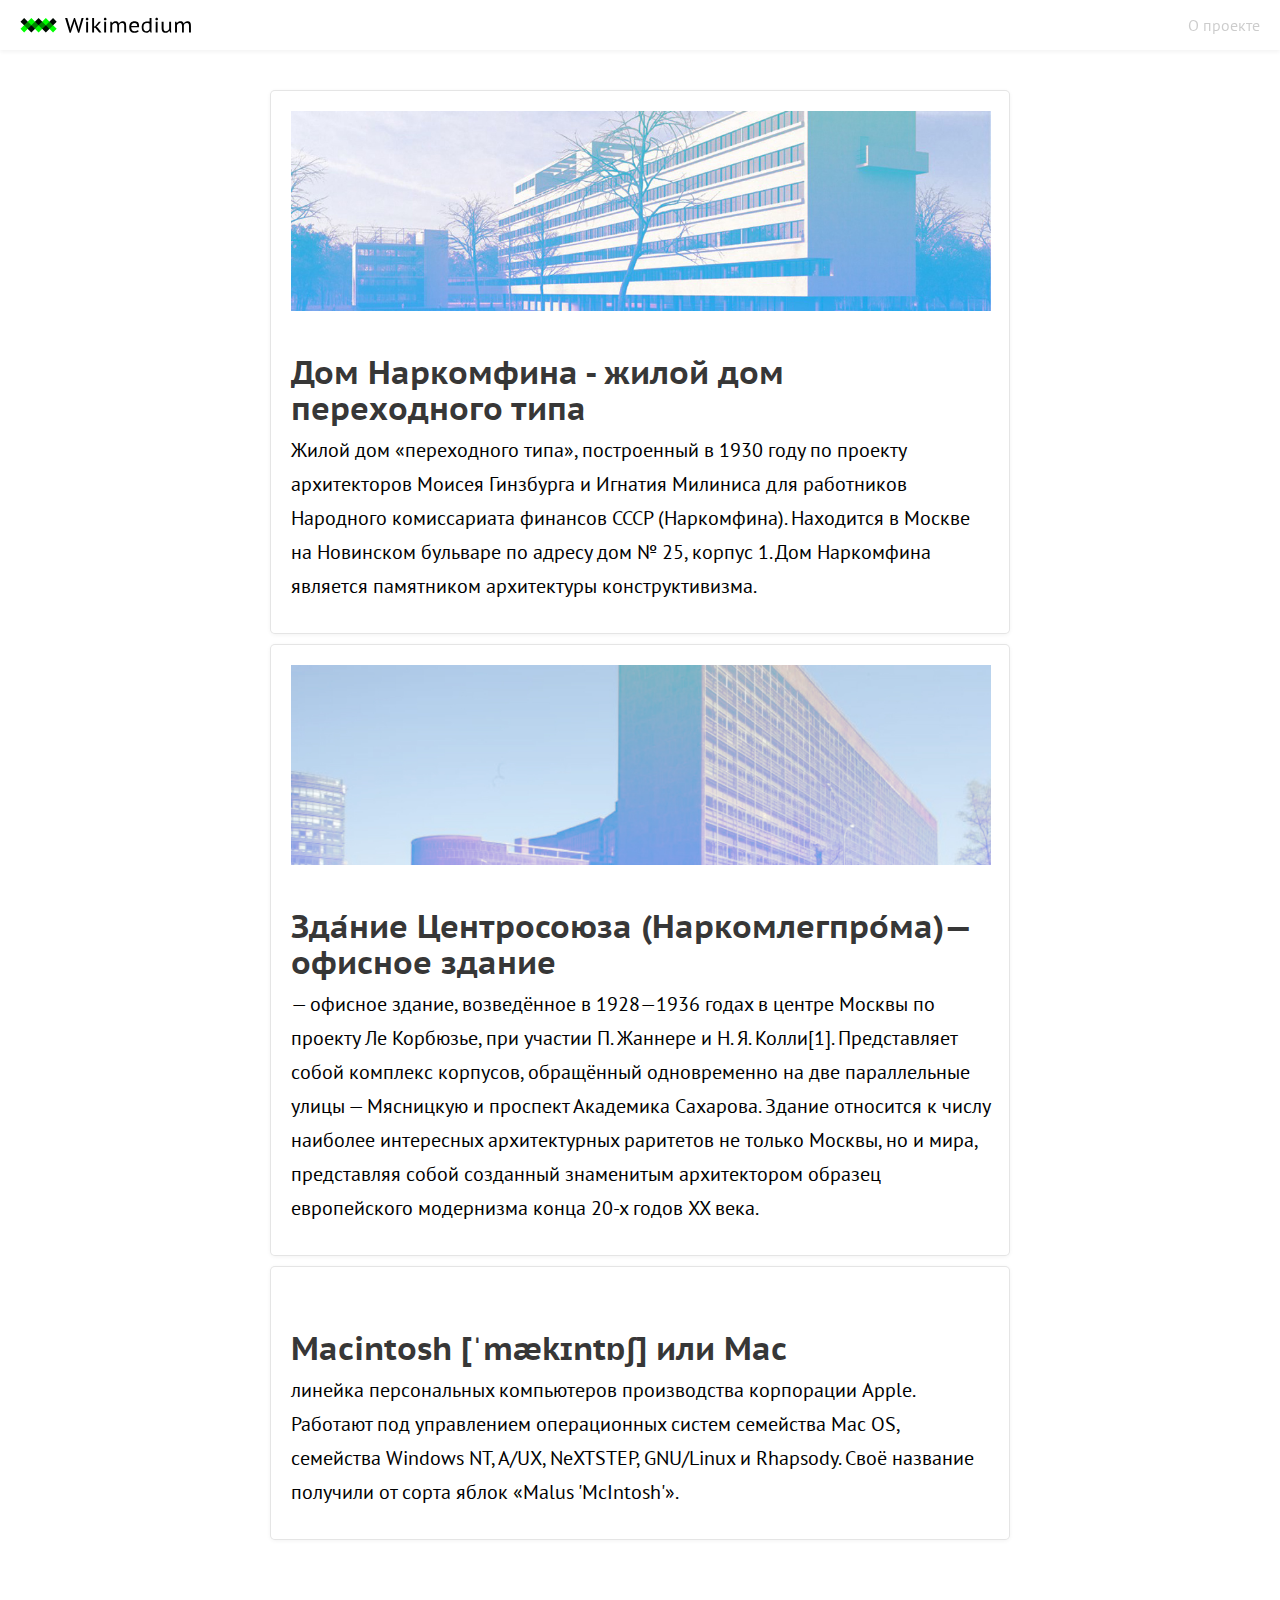
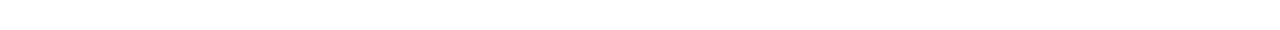
<file: posts.html>
<!DOCTYPE html>
<html>
  <head>
    <meta charset="utf-8">
    <title>Дом Наркомфина</title>
    <link rel="stylesheet" href="stylesheets/style.css">
  </head>
  <body class="postsPage">


    <nav class="menubar">
      <a class="logo" href="posts.html"></a>
      <a class="about" href="index.html">О проекте</a>
    </nav>

    <section class="posts">
      <a href="posts/narkomfin.html">
        <figure style="background-image: url(images/narkomfin.jpg)"></figure>
        <article>
          <h2>Дом Наркомфина - жилой дом переходного типа</h2>
          <p>Жилой дом «переходного типа», построенный в 1930 году по проекту архитекторов Моисея Гинзбурга и Игнатия Милиниса для работников Народного комиссариата финансов СССР (Наркомфина). Находится в Москве на Новинском бульваре по адресу дом № 25, корпус 1. Дом Наркомфина является памятником архитектуры конструктивизма.</p>
        </article>
      </a>


      <a href="posts/centrosouz.html">
        <figure style="background-image: url(images/centrosouz.jpg)"></figure>
        <article>
          <h2>Зда́ние Центросоюза (Наркомлегпро́ма)— офисное здание</h2>
          <p>— офисное здание, возведённое в 1928—1936 годах в центре Москвы по проекту Ле Корбюзье, при участии П. Жаннере и Н. Я. Колли[1]. Представляет собой комплекс корпусов, обращённый одновременно на две параллельные улицы — Мясницкую и проспект Академика Сахарова. Здание относится к числу наиболее интересных архитектурных раритетов не только Москвы, но и мира, представляя собой созданный знаменитым архитектором образец европейского модернизма конца 20-х годов XX века.</p>
        </article>
      </a>


      <a href="posts/macintosh.html">

        <article>
          <h2>Macintosh [ˈmækɪntɒʃ] или Mac</h2>
          <p>линейка персональных компьютеров производства корпорации Apple. Работают под управлением операционных систем семейства Mac OS, семейства Windows NT, A/UX, NeXTSTEP, GNU/Linux и Rhapsody. Своё название получили от сорта яблок «Malus 'McIntosh'».</p>
        </article>
      </a>

    </section>


  </body>
</html>
</file>
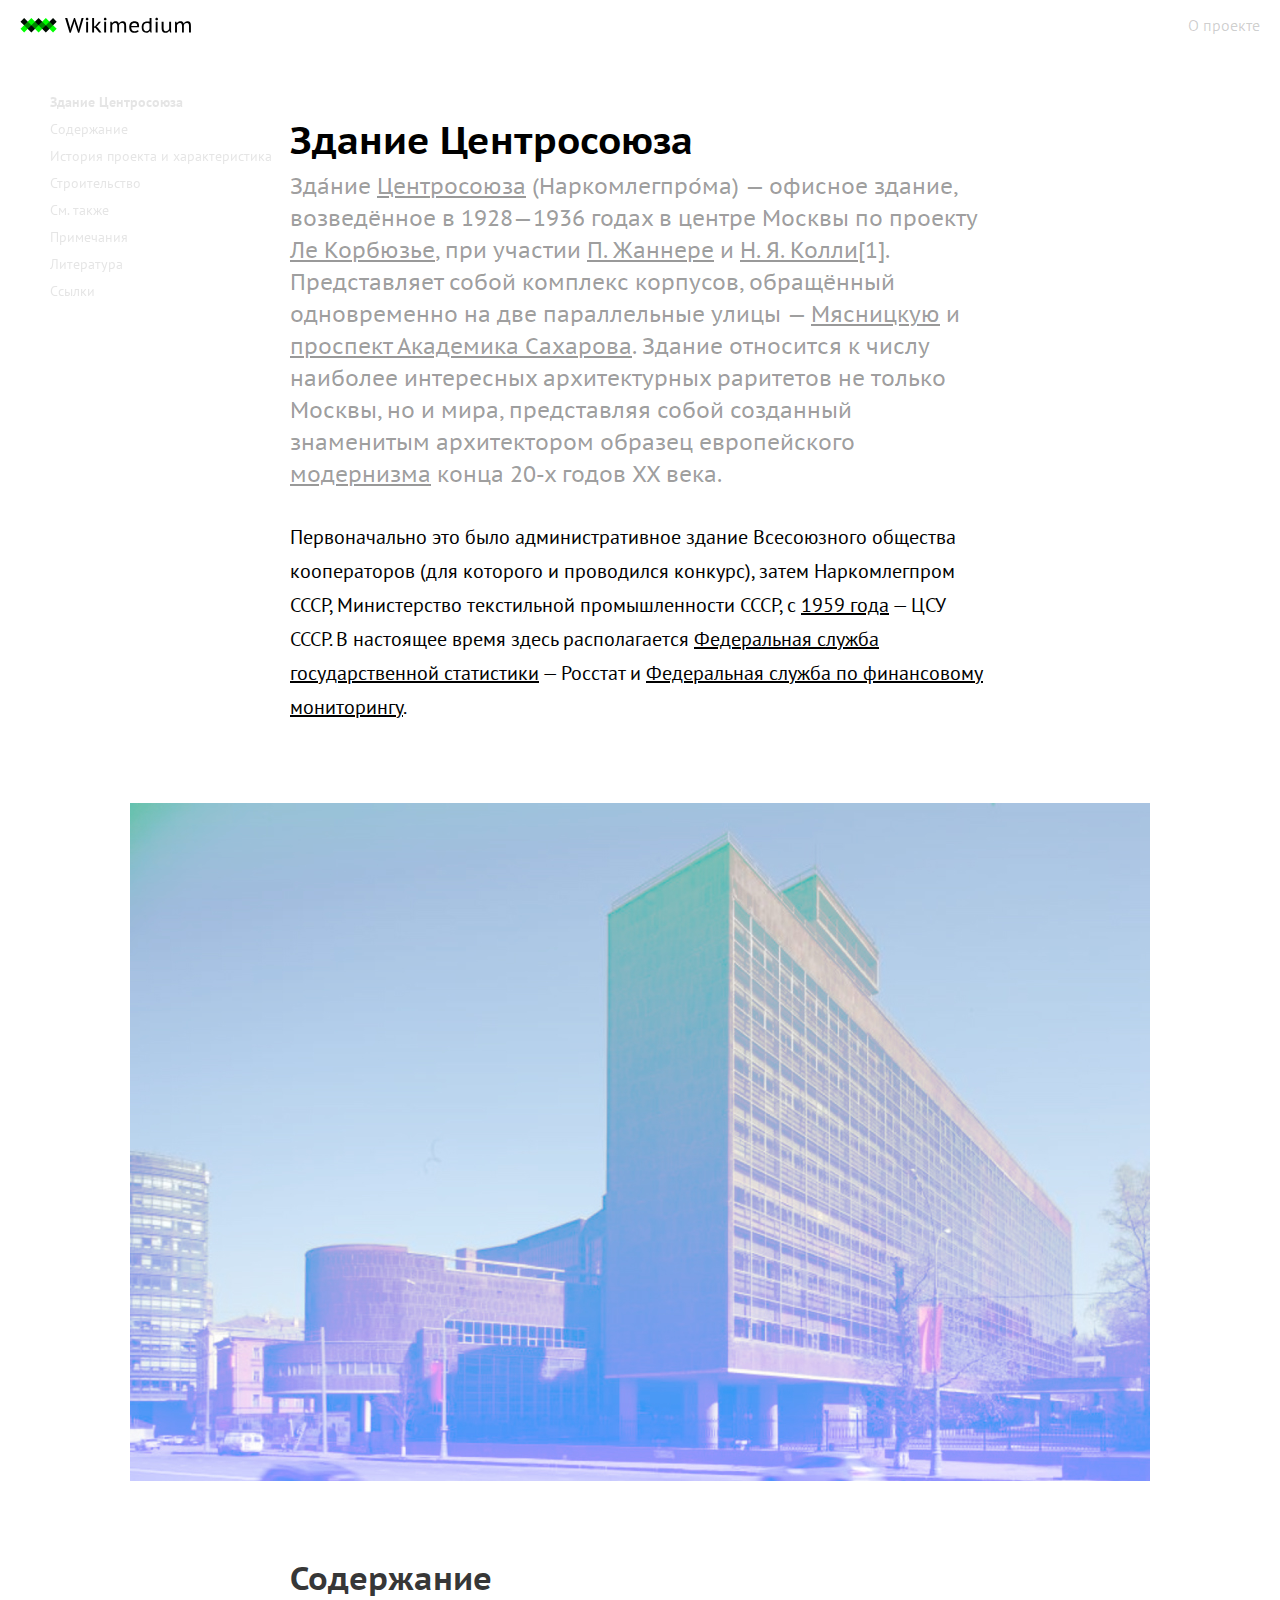
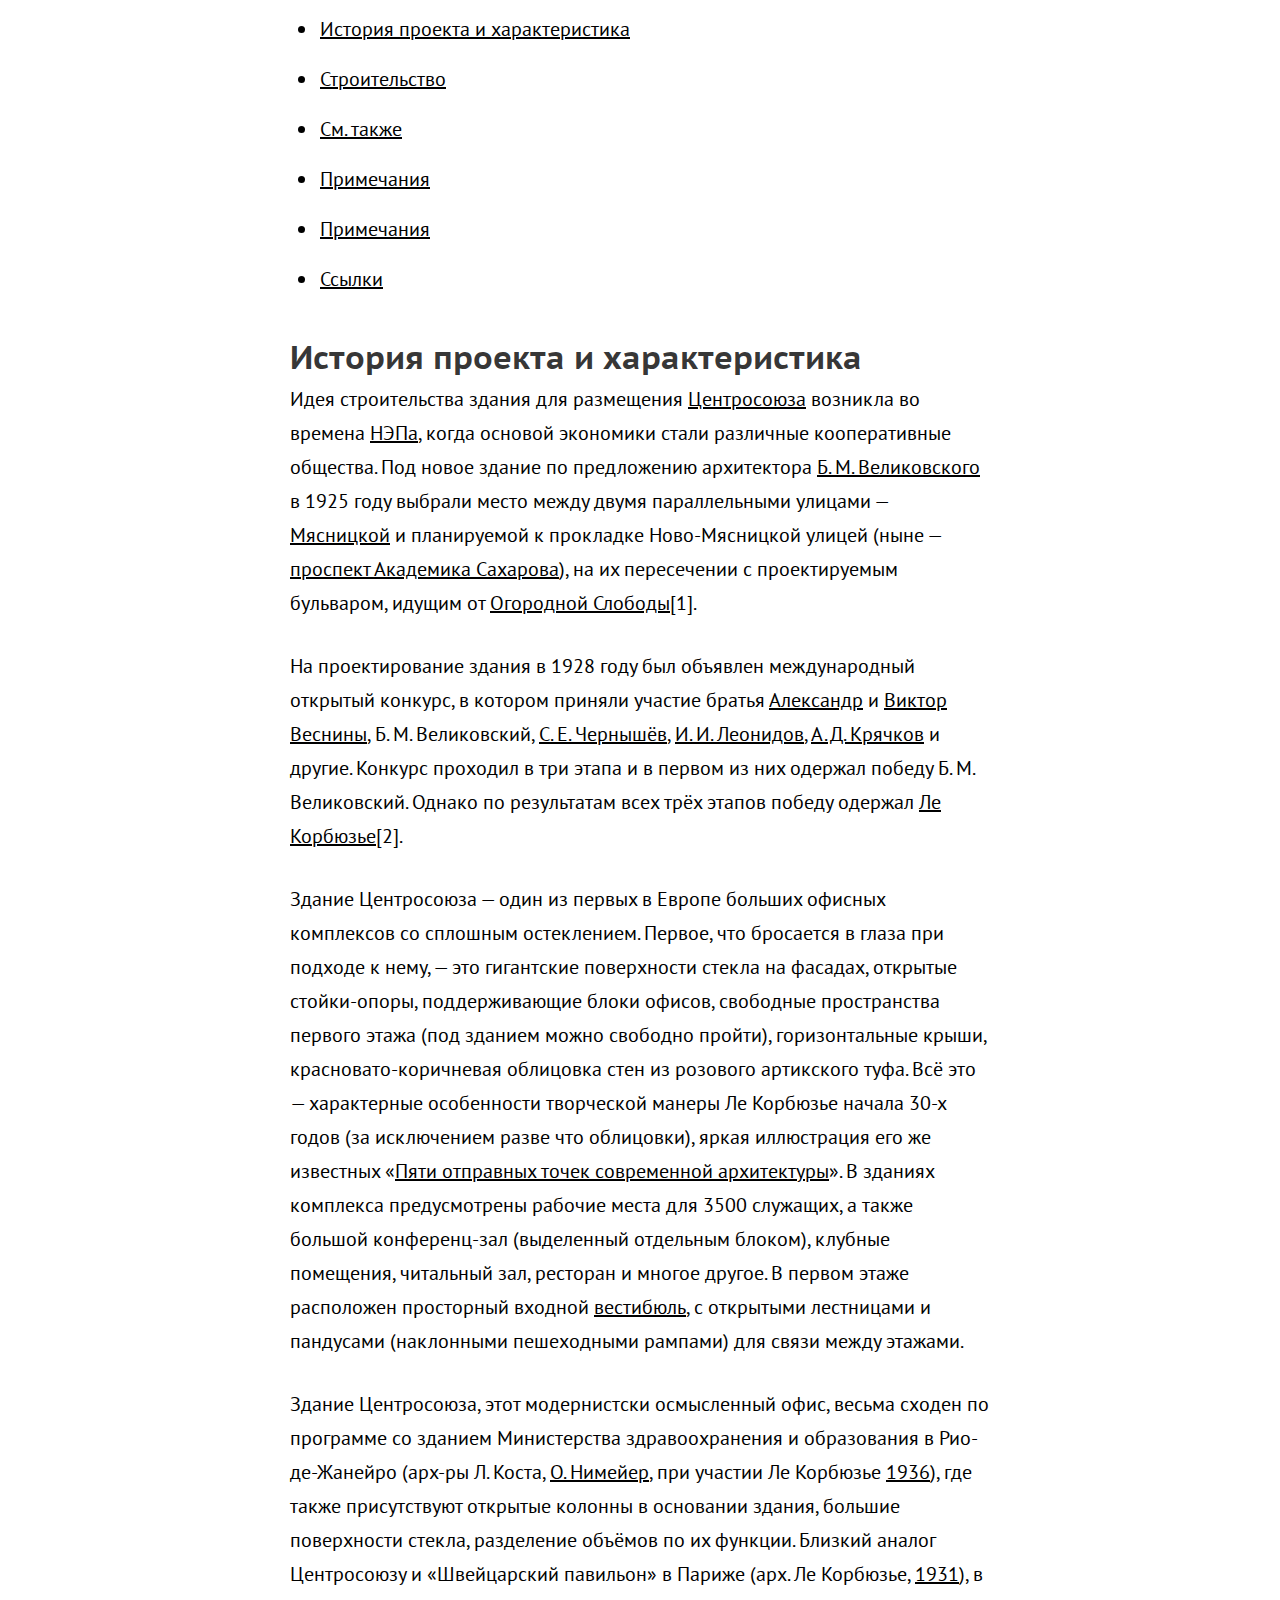
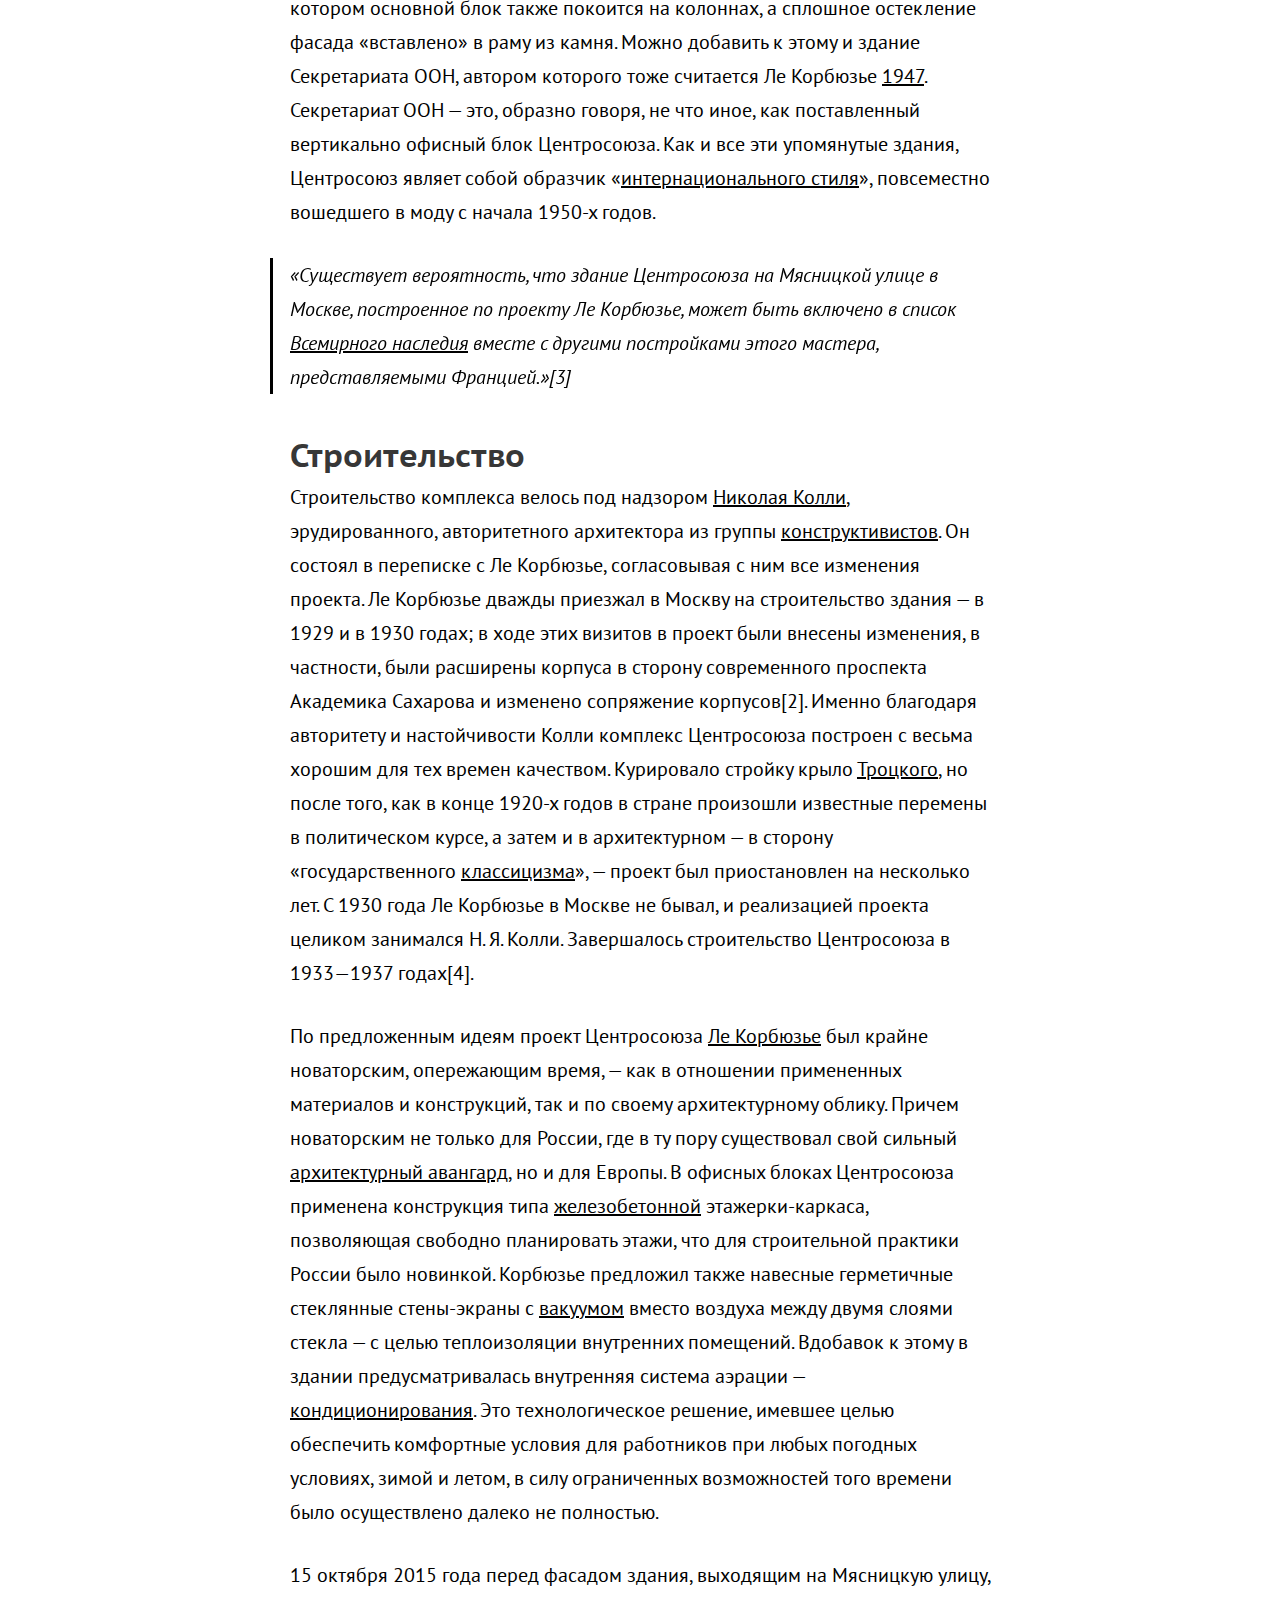
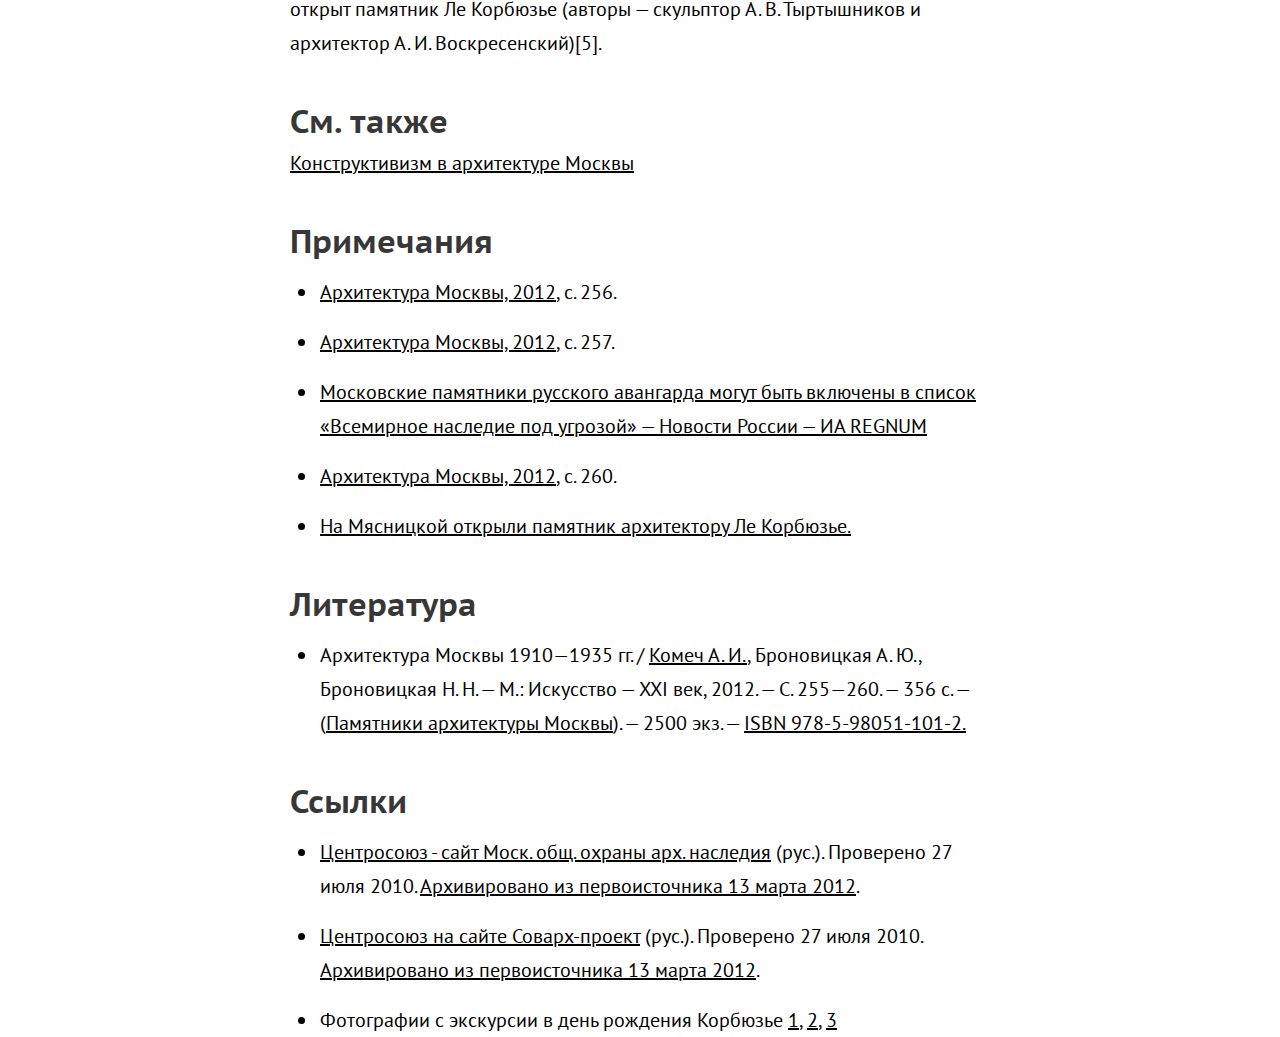
<file: posts/centrosouz.html>
<!DOCTYPE html>
<html>
  <head>
    <meta charset="utf-8">
    <title>Здание Центросоюза</title>
    <link rel="stylesheet" href="../stylesheets/style.css">
    <link href="https://fonts.googleapis.com/css?family=PT+Sans+Caption:400,700|PT+Sans:400,400i,700,700i&amp;subset=cyrillic" rel="stylesheet">
    <script src="../javascripts/jquery.js" charset="utf-8"></script>
    <script src="../javascripts/sidebar.js" charset="utf-8"></script>

  </head>
  <body>
    <nav class="menubar">
      <a class="logo" href="../posts.html"></a>
      <a class="about" href="../index.html">О проекте</a>

    </nav>
    <nav class="sidebar">
      <ul>
        <li>
          <a href="#s1">Здание Центросоюза</a>
        </li>
        <li>
          <a href="#s2">Содержание</a>
        </li>

        <li>
          <a href="#s3">История проекта и характеристика</a>
        </li>

        <li>
          <a href="#s4">Строительство</a>


        <li>
          <a href="#s5">См. также</a>
        </li>


        <li>
          <a href="#s6">Примечания</a>
        </li>

        <li>
          <a href="#s7">Литература</a>
        </li>

        <li>
          <a href="#s8">Ссылки</a>
        </li>

      </ul>
    </nav>






  <article>  <h1 id="s1">Здание Центросоюза</h1>
    <p>Зда́ние <a href="https://ru.wikipedia.org/wiki/%D0%A6%D0%B5%D0%BD%D1%82%D1%80%D0%BE%D1%81%D0%BE%D1%8E%D0%B7">Центросоюза</a> (Наркомлегпро́ма) — офисное здание, возведённое в 1928—1936 годах в центре Москвы по проекту <a href="https://ru.wikipedia.org/wiki/%D0%9B%D0%B5_%D0%9A%D0%BE%D1%80%D0%B1%D1%8E%D0%B7%D1%8C%D0%B5">Ле Корбюзье</a>, при участии <a href="https://ru.wikipedia.org/wiki/%D0%96%D0%B0%D0%BD%D0%BD%D0%B5%D1%80%D0%B5,_%D0%9F%D1%8C%D0%B5%D1%80">П. Жаннере</a> и <a href="https://ru.wikipedia.org/wiki/%D0%9A%D0%BE%D0%BB%D0%BB%D0%B8,_%D0%9D%D0%B8%D0%BA%D0%BE%D0%BB%D0%B0%D0%B9_%D0%94%D0%B6%D0%B5%D0%BC%D1%81%D0%BE%D0%B2%D0%B8%D1%87">Н. Я. Колли</a>[1]. Представляет собой комплекс корпусов, обращённый одновременно на две параллельные улицы — <a href="https://ru.wikipedia.org/wiki/%D0%9C%D1%8F%D1%81%D0%BD%D0%B8%D1%86%D0%BA%D0%B0%D1%8F_%D1%83%D0%BB%D0%B8%D1%86%D0%B0">Мясницкую</a> и <a href="https://ru.wikipedia.org/wiki/%D0%9F%D1%80%D0%BE%D1%81%D0%BF%D0%B5%D0%BA%D1%82_%D0%90%D0%BA%D0%B0%D0%B4%D0%B5%D0%BC%D0%B8%D0%BA%D0%B0_%D0%A1%D0%B0%D1%85%D0%B0%D1%80%D0%BE%D0%B2%D0%B0_(%D0%9C%D0%BE%D1%81%D0%BA%D0%B2%D0%B0)">проспект Академика Сахарова</a>. Здание относится к числу наиболее интересных архитектурных раритетов не только Москвы, но и мира, представляя собой созданный знаменитым архитектором образец европейского <a href="https://ru.wikipedia.org/wiki/%D0%90%D1%80%D1%85%D0%B8%D1%82%D0%B5%D0%BA%D1%82%D1%83%D1%80%D0%BD%D1%8B%D0%B9_%D0%BC%D0%BE%D0%B4%D0%B5%D1%80%D0%BD%D0%B8%D0%B7%D0%BC">модернизма</a> конца 20-х годов XX века.</p>
    <p>Первоначально это было административное здание Всесоюзного общества кооператоров (для которого и проводился конкурс), затем Наркомлегпром СССР, Министерство текстильной промышленности СССР, с <a href="https://ru.wikipedia.org/wiki/1959_%D0%B3%D0%BE%D0%B4">1959 года</a> — ЦСУ СССР. В настоящее время здесь располагается <a href="https://ru.wikipedia.org/wiki/%D0%A4%D0%B5%D0%B4%D0%B5%D1%80%D0%B0%D0%BB%D1%8C%D0%BD%D0%B0%D1%8F_%D1%81%D0%BB%D1%83%D0%B6%D0%B1%D0%B0_%D0%B3%D0%BE%D1%81%D1%83%D0%B4%D0%B0%D1%80%D1%81%D1%82%D0%B2%D0%B5%D0%BD%D0%BD%D0%BE%D0%B9_%D1%81%D1%82%D0%B0%D1%82%D0%B8%D1%81%D1%82%D0%B8%D0%BA%D0%B8">Федеральная служба государственной статистики</a> — Росстат и <a href="https://ru.wikipedia.org/wiki/%D0%A4%D0%B5%D0%B4%D0%B5%D1%80%D0%B0%D0%BB%D1%8C%D0%BD%D0%B0%D1%8F_%D1%81%D0%BB%D1%83%D0%B6%D0%B1%D0%B0_%D0%BF%D0%BE_%D1%84%D0%B8%D0%BD%D0%B0%D0%BD%D1%81%D0%BE%D0%B2%D0%BE%D0%BC%D1%83_%D0%BC%D0%BE%D0%BD%D0%B8%D1%82%D0%BE%D1%80%D0%B8%D0%BD%D0%B3%D1%83">Федеральная служба по финансовому мониторингу</a>.</p>

    <img src="../images/centrosouz.jpg" alt="Здание Центросоюза">

    <h2 id="s2">Содержание </h2>
    <ol>
      <li><a href="https://ru.wikipedia.org/wiki/%D0%97%D0%B4%D0%B0%D0%BD%D0%B8%D0%B5_%D0%A6%D0%B5%D0%BD%D1%82%D1%80%D0%BE%D1%81%D0%BE%D1%8E%D0%B7%D0%B0#.D0.98.D1.81.D1.82.D0.BE.D1.80.D0.B8.D1.8F_.D0.BF.D1.80.D0.BE.D0.B5.D0.BA.D1.82.D0.B0_.D0.B8_.D1.85.D0.B0.D1.80.D0.B0.D0.BA.D1.82.D0.B5.D1.80.D0.B8.D1.81.D1.82.D0.B8.D0.BA.D0.B0">История проекта и характеристика</a></li>
      <li><a href="https://ru.wikipedia.org/wiki/%D0%97%D0%B4%D0%B0%D0%BD%D0%B8%D0%B5_%D0%A6%D0%B5%D0%BD%D1%82%D1%80%D0%BE%D1%81%D0%BE%D1%8E%D0%B7%D0%B0#.D0.A1.D1.82.D1.80.D0.BE.D0.B8.D1.82.D0.B5.D0.BB.D1.8C.D1.81.D1.82.D0.B2.D0.BE">Строительство</a></li>
      <li><a href="https://ru.wikipedia.org/wiki/%D0%97%D0%B4%D0%B0%D0%BD%D0%B8%D0%B5_%D0%A6%D0%B5%D0%BD%D1%82%D1%80%D0%BE%D1%81%D0%BE%D1%8E%D0%B7%D0%B0#.D0.A1.D0.BC._.D1.82.D0.B0.D0.BA.D0.B6.D0.B5">См. также</a></li>
      <li><a href="https://ru.wikipedia.org/wiki/%D0%97%D0%B4%D0%B0%D0%BD%D0%B8%D0%B5_%D0%A6%D0%B5%D0%BD%D1%82%D1%80%D0%BE%D1%81%D0%BE%D1%8E%D0%B7%D0%B0#.D0.9F.D1.80.D0.B8.D0.BC.D0.B5.D1.87.D0.B0.D0.BD.D0.B8.D1.8F">Примечания</a></li>
      <li><a href="https://ru.wikipedia.org/wiki/%D0%97%D0%B4%D0%B0%D0%BD%D0%B8%D0%B5_%D0%A6%D0%B5%D0%BD%D1%82%D1%80%D0%BE%D1%81%D0%BE%D1%8E%D0%B7%D0%B0#.D0.9F.D1.80.D0.B8.D0.BC.D0.B5.D1.87.D0.B0.D0.BD.D0.B8.D1.8F">Примечания</a></li>
      <li><a href="https://ru.wikipedia.org/wiki/%D0%97%D0%B4%D0%B0%D0%BD%D0%B8%D0%B5_%D0%A6%D0%B5%D0%BD%D1%82%D1%80%D0%BE%D1%81%D0%BE%D1%8E%D0%B7%D0%B0#.D0.9B.D0.B8.D1.82.D0.B5.D1.80.D0.B0.D1.82.D1.83.D1.80.D0.B0">Ссылки</a></li>
    </ol>

    <h2 id="s3">История проекта и характеристика</h2>
    <p>Идея строительства здания для размещения <a href="https://ru.wikipedia.org/wiki/%D0%A6%D0%B5%D0%BD%D1%82%D1%80%D0%BE%D1%81%D0%BE%D1%8E%D0%B7">Центросоюза</a> возникла во времена <a href="https://ru.wikipedia.org/wiki/%D0%9D%D0%BE%D0%B2%D0%B0%D1%8F_%D1%8D%D0%BA%D0%BE%D0%BD%D0%BE%D0%BC%D0%B8%D1%87%D0%B5%D1%81%D0%BA%D0%B0%D1%8F_%D0%BF%D0%BE%D0%BB%D0%B8%D1%82%D0%B8%D0%BA%D0%B0">НЭПа</a>, когда основой экономики стали различные кооперативные общества. Под новое здание по предложению архитектора <a href="https://ru.wikipedia.org/wiki/%D0%92%D0%B5%D0%BB%D0%B8%D0%BA%D0%BE%D0%B2%D1%81%D0%BA%D0%B8%D0%B9,_%D0%91%D0%BE%D1%80%D0%B8%D1%81_%D0%9C%D0%B8%D1%85%D0%B0%D0%B9%D0%BB%D0%BE%D0%B2%D0%B8%D1%87">Б. М. Великовского</a> в 1925 году выбрали место между двумя параллельными улицами — <a href="https://ru.wikipedia.org/wiki/%D0%9C%D1%8F%D1%81%D0%BD%D0%B8%D1%86%D0%BA%D0%B0%D1%8F_%D1%83%D0%BB%D0%B8%D1%86%D0%B0">Мясницкой</a> и планируемой к прокладке Ново-Мясницкой улицей (ныне — <a href="https://ru.wikipedia.org/wiki/%D0%9F%D1%80%D0%BE%D1%81%D0%BF%D0%B5%D0%BA%D1%82_%D0%90%D0%BA%D0%B0%D0%B4%D0%B5%D0%BC%D0%B8%D0%BA%D0%B0_%D0%A1%D0%B0%D1%85%D0%B0%D1%80%D0%BE%D0%B2%D0%B0_(%D0%9C%D0%BE%D1%81%D0%BA%D0%B2%D0%B0)">проспект Академика Сахарова</a>), на их пересечении с проектируемым бульваром, идущим от <a href="https://ru.wikipedia.org/wiki/%D0%9F%D0%B5%D1%80%D0%B5%D1%83%D0%BB%D0%BE%D0%BA_%D0%9E%D0%B3%D0%BE%D1%80%D0%BE%D0%B4%D0%BD%D0%B0%D1%8F_%D0%A1%D0%BB%D0%BE%D0%B1%D0%BE%D0%B4%D0%B0">Огородной Слободы</a>[1].</p>
    <p>На проектирование здания в 1928 году был объявлен международный открытый конкурс, в котором приняли участие братья <a href="https://ru.wikipedia.org/wiki/%D0%92%D0%B5%D1%81%D0%BD%D0%B8%D0%BD,_%D0%90%D0%BB%D0%B5%D0%BA%D1%81%D0%B0%D0%BD%D0%B4%D1%80_%D0%90%D0%BB%D0%B5%D0%BA%D1%81%D0%B0%D0%BD%D0%B4%D1%80%D0%BE%D0%B2%D0%B8%D1%87">Александр</a> и <a href="https://ru.wikipedia.org/wiki/%D0%92%D0%B5%D1%81%D0%BD%D0%B8%D0%BD,_%D0%92%D0%B8%D0%BA%D1%82%D0%BE%D1%80_%D0%90%D0%BB%D0%B5%D0%BA%D1%81%D0%B0%D0%BD%D0%B4%D1%80%D0%BE%D0%B2%D0%B8%D1%87">Виктор</a> <a href="https://ru.wikipedia.org/wiki/%D0%92%D0%B5%D1%81%D0%BD%D0%B8%D0%BD%D1%8B">Веснины</a>, Б. М. Великовский, <a href="https://ru.wikipedia.org/wiki/%D0%A7%D0%B5%D1%80%D0%BD%D1%8B%D1%88%D1%91%D0%B2,_%D0%A1%D0%B5%D1%80%D0%B3%D0%B5%D0%B9_%D0%95%D0%B3%D0%BE%D1%80%D0%BE%D0%B2%D0%B8%D1%87">С. Е. Чернышёв</a>, <a href="https://ru.wikipedia.org/wiki/%D0%9B%D0%B5%D0%BE%D0%BD%D0%B8%D0%B4%D0%BE%D0%B2,_%D0%98%D0%B2%D0%B0%D0%BD_%D0%98%D0%BB%D1%8C%D0%B8%D1%87">И. И. Леонидов</a>, <a href="https://ru.wikipedia.org/wiki/%D0%9A%D1%80%D1%8F%D1%87%D0%BA%D0%BE%D0%B2,_%D0%90%D0%BD%D0%B4%D1%80%D0%B5%D0%B9_%D0%94%D0%BC%D0%B8%D1%82%D1%80%D0%B8%D0%B5%D0%B2%D0%B8%D1%87">А. Д. Крячков</a> и другие. Конкурс проходил в три этапа и в первом из них одержал победу Б. М. Великовский. Однако по результатам всех трёх этапов победу одержал <a href="https://ru.wikipedia.org/wiki/%D0%9B%D0%B5_%D0%9A%D0%BE%D1%80%D0%B1%D1%8E%D0%B7%D1%8C%D0%B5">Ле Корбюзье</a>[2].</p>
    <p>Здание Центросоюза — один из первых в Европе больших офисных комплексов со сплошным остеклением. Первое, что бросается в глаза при подходе к нему, — это гигантские поверхности стекла на фасадах, открытые стойки-опоры, поддерживающие блоки офисов, свободные пространства первого этажа (под зданием можно свободно пройти), горизонтальные крыши, красновато-коричневая облицовка стен из розового артикского туфа. Всё это — характерные особенности творческой манеры Ле Корбюзье начала 30-х годов (за исключением разве что облицовки), яркая иллюстрация его же известных «<a href="https://ru.wikipedia.org/wiki/%D0%9F%D1%8F%D1%82%D1%8C_%D0%BE%D1%82%D0%BF%D1%80%D0%B0%D0%B2%D0%BD%D1%8B%D1%85_%D1%82%D0%BE%D1%87%D0%B5%D0%BA_%D1%81%D0%BE%D0%B2%D1%80%D0%B5%D0%BC%D0%B5%D0%BD%D0%BD%D0%BE%D0%B9_%D0%B0%D1%80%D1%85%D0%B8%D1%82%D0%B5%D0%BA%D1%82%D1%83%D1%80%D1%8B">Пяти отправных точек современной архитектуры</a>». В зданиях комплекса предусмотрены рабочие места для 3500 служащих, а также большой конференц-зал (выделенный отдельным блоком), клубные помещения, читальный зал, ресторан и многое другое. В первом этаже расположен просторный входной <a href="https://ru.wikipedia.org/wiki/%D0%92%D0%B5%D1%81%D1%82%D0%B8%D0%B1%D1%8E%D0%BB%D1%8C">вестибюль</a>, с открытыми лестницами и пандусами (наклонными пешеходными рампами) для связи между этажами.</p>
    <p>Здание Центросоюза, этот модернистски осмысленный офис, весьма сходен по программе со зданием Министерства здравоохранения и образования в Рио-де-Жанейро (арх-ры Л. Коста, <a href="https://ru.wikipedia.org/wiki/%D0%9D%D0%B8%D0%BC%D0%B5%D0%B9%D0%B5%D1%80,_%D0%9E%D1%81%D0%BA%D0%B0%D1%80">О. Нимейер</a>, при участии Ле Корбюзье <a href="https://ru.wikipedia.org/wiki/1936">1936</a>), где также присутствуют открытые колонны в основании здания, большие поверхности стекла, разделение объёмов по их функции. Близкий аналог Центросоюзу и «Швейцарский павильон» в Париже (арх. Ле Корбюзье, <a href="https://ru.wikipedia.org/wiki/1931">1931</a>), в котором основной блок также покоится на колоннах, а сплошное остекление фасада «вставлено» в раму из камня. Можно добавить к этому и здание Секретариата ООН, автором которого тоже считается Ле Корбюзье <a href="https://ru.wikipedia.org/wiki/1947">1947</a>. Секретариат ООН — это, образно говоря, не что иное, как поставленный вертикально офисный блок Центросоюза. Как и все эти упомянутые здания, Центросоюз являет собой образчик «<a href="https://ru.wikipedia.org/wiki/%D0%98%D0%BD%D1%82%D0%B5%D1%80%D0%BD%D0%B0%D1%86%D0%B8%D0%BE%D0%BD%D0%B0%D0%BB%D1%8C%D0%BD%D1%8B%D0%B9_%D1%81%D1%82%D0%B8%D0%BB%D1%8C">интернационального стиля</a>», повсеместно вошедшего в моду с начала 1950-х годов. <blockquote>«Существует вероятность, что здание Центросоюза на Мясницкой улице в Москве, построенное по проекту Ле Корбюзье, может быть включено в список
    <a href="https://ru.wikipedia.org/wiki/%D0%92%D1%81%D0%B5%D0%BC%D0%B8%D1%80%D0%BD%D0%BE%D0%B5_%D0%BD%D0%B0%D1%81%D0%BB%D0%B5%D0%B4%D0%B8%D0%B5">Всемирного наследия</a> вместе с другими постройками этого мастера, представляемыми Францией.»[3]</blockquote> </p>

    <h2 id="s4">Строительство</h2>
    <p>Строительство комплекса велось под надзором <a href="https://ru.wikipedia.org/wiki/%D0%9A%D0%BE%D0%BB%D0%BB%D0%B8,_%D0%9D%D0%B8%D0%BA%D0%BE%D0%BB%D0%B0%D0%B9_%D0%AF%D0%BA%D0%BE%D0%B2%D0%BB%D0%B5%D0%B2%D0%B8%D1%87">Николая Колли</a>, эрудированного, авторитетного архитектора из группы <a href="https://ru.wikipedia.org/wiki/%D0%9A%D0%BE%D0%BD%D1%81%D1%82%D1%80%D1%83%D0%BA%D1%82%D0%B8%D0%B2%D0%B8%D0%B7%D0%BC_(%D0%B8%D1%81%D0%BA%D1%83%D1%81%D1%81%D1%82%D0%B2%D0%BE)">конструктивистов</a>. Он состоял в переписке с Ле Корбюзье, согласовывая с ним все изменения проекта. Ле Корбюзье дважды приезжал в Москву на строительство здания — в 1929 и в 1930 годах; в ходе этих визитов в проект были внесены изменения, в частности, были расширены корпуса в сторону современного проспекта Академика Сахарова и изменено сопряжение корпусов[2]. Именно благодаря авторитету и настойчивости Колли комплекс Центросоюза построен с весьма хорошим для тех времен качеством. Курировало стройку крыло <a href="https://ru.wikipedia.org/wiki/%D0%A2%D1%80%D0%BE%D1%86%D0%BA%D0%B8%D0%B9,_%D0%9B%D0%B5%D0%B2">Троцкого</a>, но после того, как в конце 1920-х годов в стране произошли известные перемены в политическом курсе, а затем и в архитектурном — в сторону «государственного <a href="https://ru.wikipedia.org/wiki/%D0%9A%D0%BB%D0%B0%D1%81%D1%81%D0%B8%D1%86%D0%B8%D0%B7%D0%BC">классицизма</a>», — проект был приостановлен на несколько лет. С 1930 года Ле Корбюзье в Москве не бывал, и реализацией проекта целиком занимался Н. Я. Колли. Завершалось строительство Центросоюза в 1933—1937 годах[4].</p>
    <p>По предложенным идеям проект Центросоюза <a href="https://ru.wikipedia.org/wiki/%D0%9B%D0%B5_%D0%9A%D0%BE%D1%80%D0%B1%D1%8E%D0%B7%D1%8C%D0%B5">Ле Корбюзье</a> был крайне новаторским, опережающим время, — как в отношении примененных материалов и конструкций, так и по своему архитектурному облику. Причем новаторским не только для России, где в ту пору существовал свой сильный <a href="https://ru.wikipedia.org/wiki/%D0%9A%D0%BE%D0%BD%D1%81%D1%82%D1%80%D1%83%D0%BA%D1%82%D0%B8%D0%B2%D0%B8%D0%B7%D0%BC_(%D0%B8%D1%81%D0%BA%D1%83%D1%81%D1%81%D1%82%D0%B2%D0%BE)">архитектурный авангард</a>, но и для Европы. В офисных блоках Центросоюза применена конструкция типа <a href="https://ru.wikipedia.org/wiki/%D0%96%D0%B5%D0%BB%D0%B5%D0%B7%D0%BE%D0%B1%D0%B5%D1%82%D0%BE%D0%BD">железобетонной</a> этажерки-каркаса, позволяющая свободно планировать этажи, что для строительной практики России было новинкой. Корбюзье предложил также навесные герметичные стеклянные стены-экраны с <a href="https://ru.wikipedia.org/wiki/%D0%92%D0%B0%D0%BA%D1%83%D1%83%D0%BC">вакуумом</a> вместо воздуха между двумя слоями стекла — с целью теплоизоляции внутренних помещений. Вдобавок к этому в здании предусматривалась внутренняя система аэрации — <a href="https://ru.wikipedia.org/wiki/%D0%9A%D0%BE%D0%BD%D0%B4%D0%B8%D1%86%D0%B8%D0%BE%D0%BD%D0%B8%D1%80%D0%BE%D0%B2%D0%B0%D0%BD%D0%B8%D0%B5">кондиционирования</a>. Это технологическое решение, имевшее целью обеспечить комфортные условия для работников при любых погодных условиях, зимой и летом, в силу ограниченных возможностей того времени было осуществлено далеко не полностью.</p>
    <p>15 октября 2015 года перед фасадом здания, выходящим на Мясницкую улицу, открыт памятник Ле Корбюзье (авторы — скульптор А. В. Тыртышников и архитектор А. И. Воскресенский)[5].</p>

    <h2 id="s5">См. также</h2>
    <p><a href="https://ru.wikipedia.org/wiki/%D0%9A%D0%BE%D0%BD%D1%81%D1%82%D1%80%D1%83%D0%BA%D1%82%D0%B8%D0%B2%D0%B8%D0%B7%D0%BC_%D0%B2_%D0%B0%D1%80%D1%85%D0%B8%D1%82%D0%B5%D0%BA%D1%82%D1%83%D1%80%D0%B5_%D0%9C%D0%BE%D1%81%D0%BA%D0%B2%D1%8B">Конструктивизм в архитектуре Москвы</a></p>

    <h2 id="s6">Примечания</h2>
    <ol>
      <li><a href="https://ru.wikipedia.org/wiki/%D0%97%D0%B4%D0%B0%D0%BD%D0%B8%D0%B5_%D0%A6%D0%B5%D0%BD%D1%82%D1%80%D0%BE%D1%81%D0%BE%D1%8E%D0%B7%D0%B0#CITEREF.D0.90.D1.80.D1.85.D0.B8.D1.82.D0.B5.D0.BA.D1.82.D1.83.D1.80.D0.B0_.D0.9C.D0.BE.D1.81.D0.BA.D0.B2.D1.8B2012">Архитектура Москвы, 2012</a>, с. 256.</li>
      <li><a href="https://ru.wikipedia.org/wiki/%D0%97%D0%B4%D0%B0%D0%BD%D0%B8%D0%B5_%D0%A6%D0%B5%D0%BD%D1%82%D1%80%D0%BE%D1%81%D0%BE%D1%8E%D0%B7%D0%B0#CITEREF.D0.90.D1.80.D1.85.D0.B8.D1.82.D0.B5.D0.BA.D1.82.D1.83.D1.80.D0.B0_.D0.9C.D0.BE.D1.81.D0.BA.D0.B2.D1.8B2012">Архитектура Москвы, 2012</a>, с. 257.</li>
      <li><a href="http://www.regnum.ru/news/626287.html">Московские памятники русского авангарда могут быть включены в список «Всемирное наследие под угрозой» — Новости России — ИА REGNUM</a></li>
      <li><a href="https://ru.wikipedia.org/wiki/%D0%97%D0%B4%D0%B0%D0%BD%D0%B8%D0%B5_%D0%A6%D0%B5%D0%BD%D1%82%D1%80%D0%BE%D1%81%D0%BE%D1%8E%D0%B7%D0%B0#CITEREF.D0.90.D1.80.D1.85.D0.B8.D1.82.D0.B5.D0.BA.D1.82.D1.83.D1.80.D0.B0_.D0.9C.D0.BE.D1.81.D0.BA.D0.B2.D1.8B2012">Архитектура Москвы, 2012</a>, с. 260.</li>
      <li><a href="http://kultura.mos.ru/presscenter/news/detail/2228571.html">На Мясницкой открыли памятник архитектору Ле Корбюзье.</a></li>
    </ol>

    <h2 id="s7">Литература</h2>
    <ul>
      <li>Архитектура Москвы 1910—1935 гг. / <a href="https://ru.wikipedia.org/wiki/%D0%9A%D0%BE%D0%BC%D0%B5%D1%87,_%D0%90%D0%BB%D0%B5%D0%BA%D1%81%D0%B5%D0%B9_%D0%98%D0%BB%D1%8C%D0%B8%D1%87">Комеч А. И.</a>, Броновицкая А. Ю., Броновицкая Н. Н. — М.: Искусство — XXI век, 2012. — С. 255—260. — 356 с. — (<a href="https://ru.wikipedia.org/wiki/%D0%9F%D0%B0%D0%BC%D1%8F%D1%82%D0%BD%D0%B8%D0%BA%D0%B8_%D0%B0%D1%80%D1%85%D0%B8%D1%82%D0%B5%D0%BA%D1%82%D1%83%D1%80%D1%8B_%D0%9C%D0%BE%D1%81%D0%BA%D0%B2%D1%8B_(%D0%BA%D0%BD%D0%B8%D0%B6%D0%BD%D0%B0%D1%8F_%D1%81%D0%B5%D1%80%D0%B8%D1%8F)">Памятники архитектуры Москвы</a>). — 2500 экз. — <a href="https://ru.wikipedia.org/wiki/%D0%A1%D0%BB%D1%83%D0%B6%D0%B5%D0%B1%D0%BD%D0%B0%D1%8F:%D0%98%D1%81%D1%82%D0%BE%D1%87%D0%BD%D0%B8%D0%BA%D0%B8_%D0%BA%D0%BD%D0%B8%D0%B3/9785980511012">ISBN 978-5-98051-101-2.</a></li>
    </ul>

    <h2 id="s8">Ссылки</h2>
    <ul>
      <li><a href="http://www.maps-moscow.com/?chapter_id=194">Центросоюз - сайт Моск. общ. охраны арх. наследия</a> (рус.). Проверено 27 июля 2010. <a href="http://www.webcitation.org/667o7n3y6">Архивировано из первоисточника 13 марта 2012</a>.</li>
      <li><a href="http://www.sovarch.ru/catalog/object/122/">Центросоюз на сайте Соварх-проект</a> (рус.). Проверено 27 июля 2010. <a href="http://www.webcitation.org/667o8deDL">Архивировано из первоисточника 13 марта 2012</a>.</li>
      <li>Фотографии с экскурсии в день рождения Корбюзье <a href="http://archi.ru/agency/news_current.html?nid=44104">1</a>, <a href="http://museum-world.livejournal.com/70698.html">2</a>, <a href="http://byk.livejournal.com/130265.html">3</a></li>
    </ul>
    </article>








  </body>
</html>
</file>
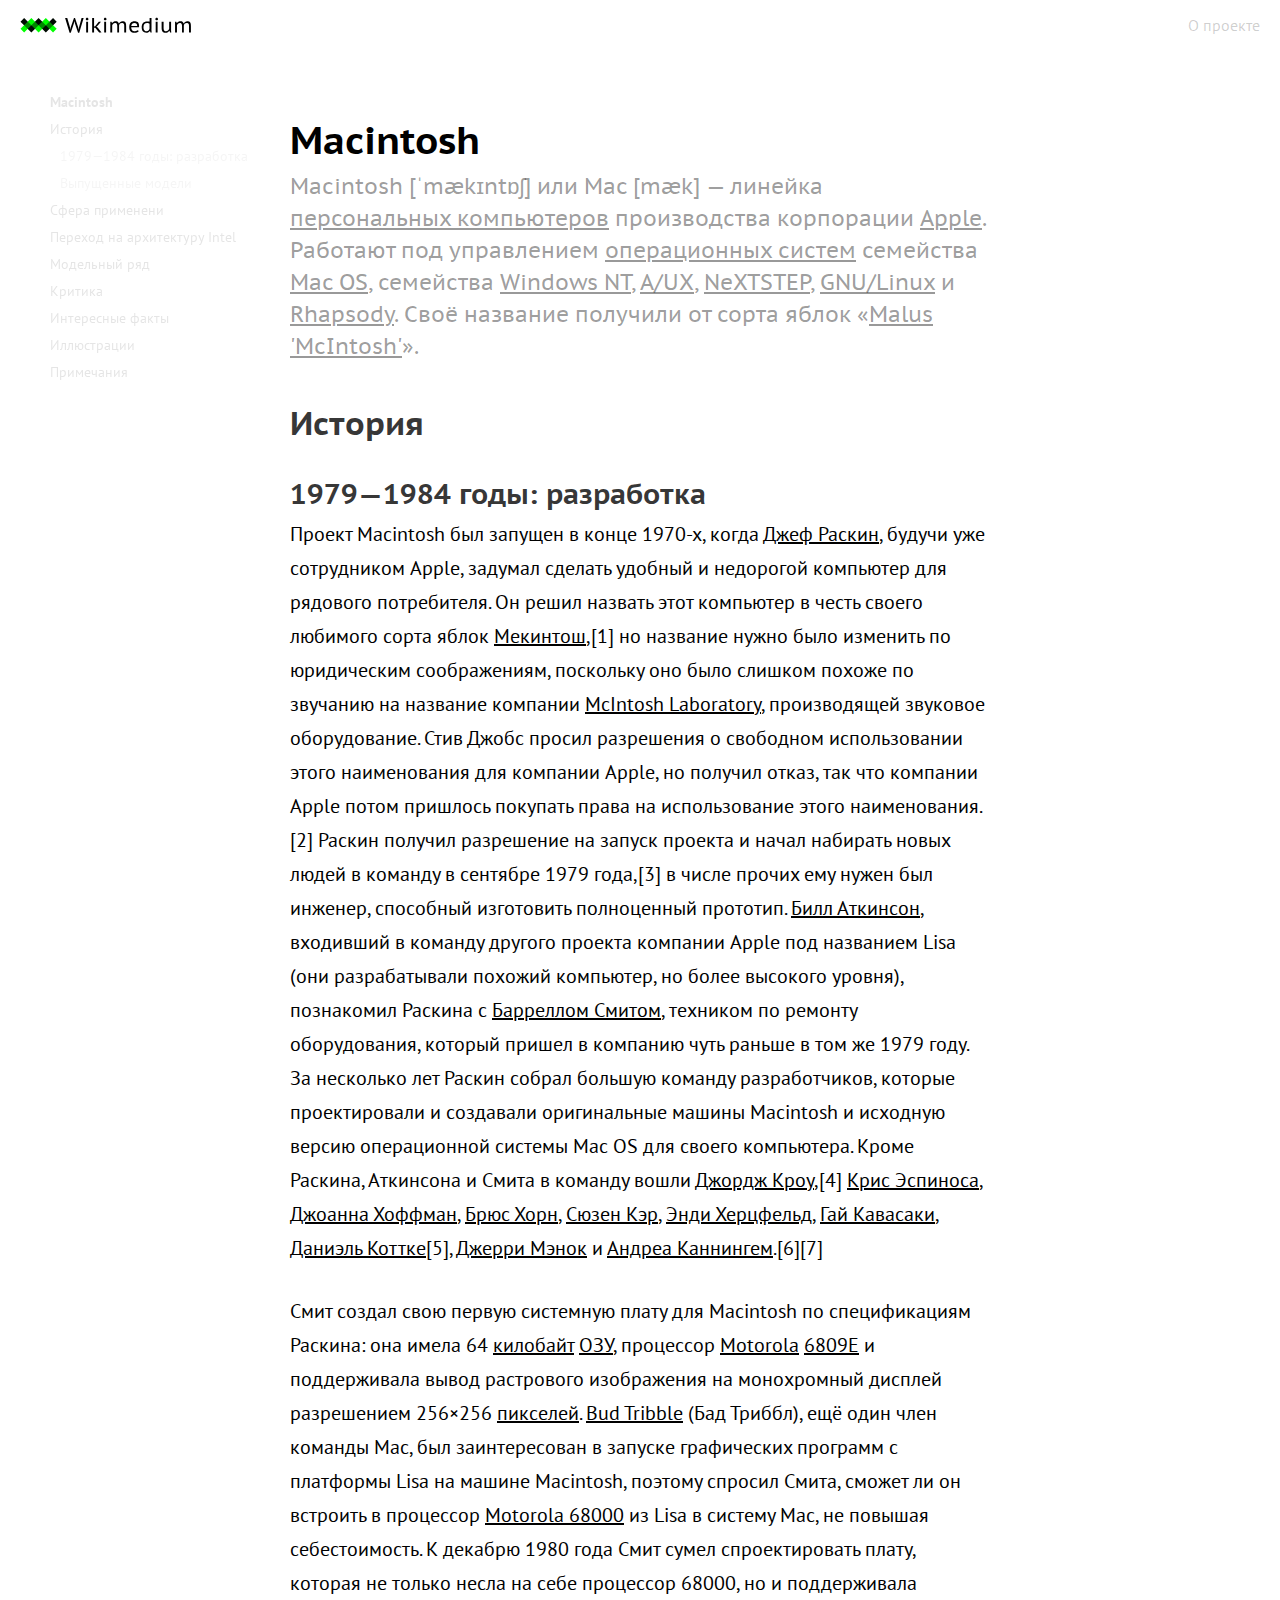
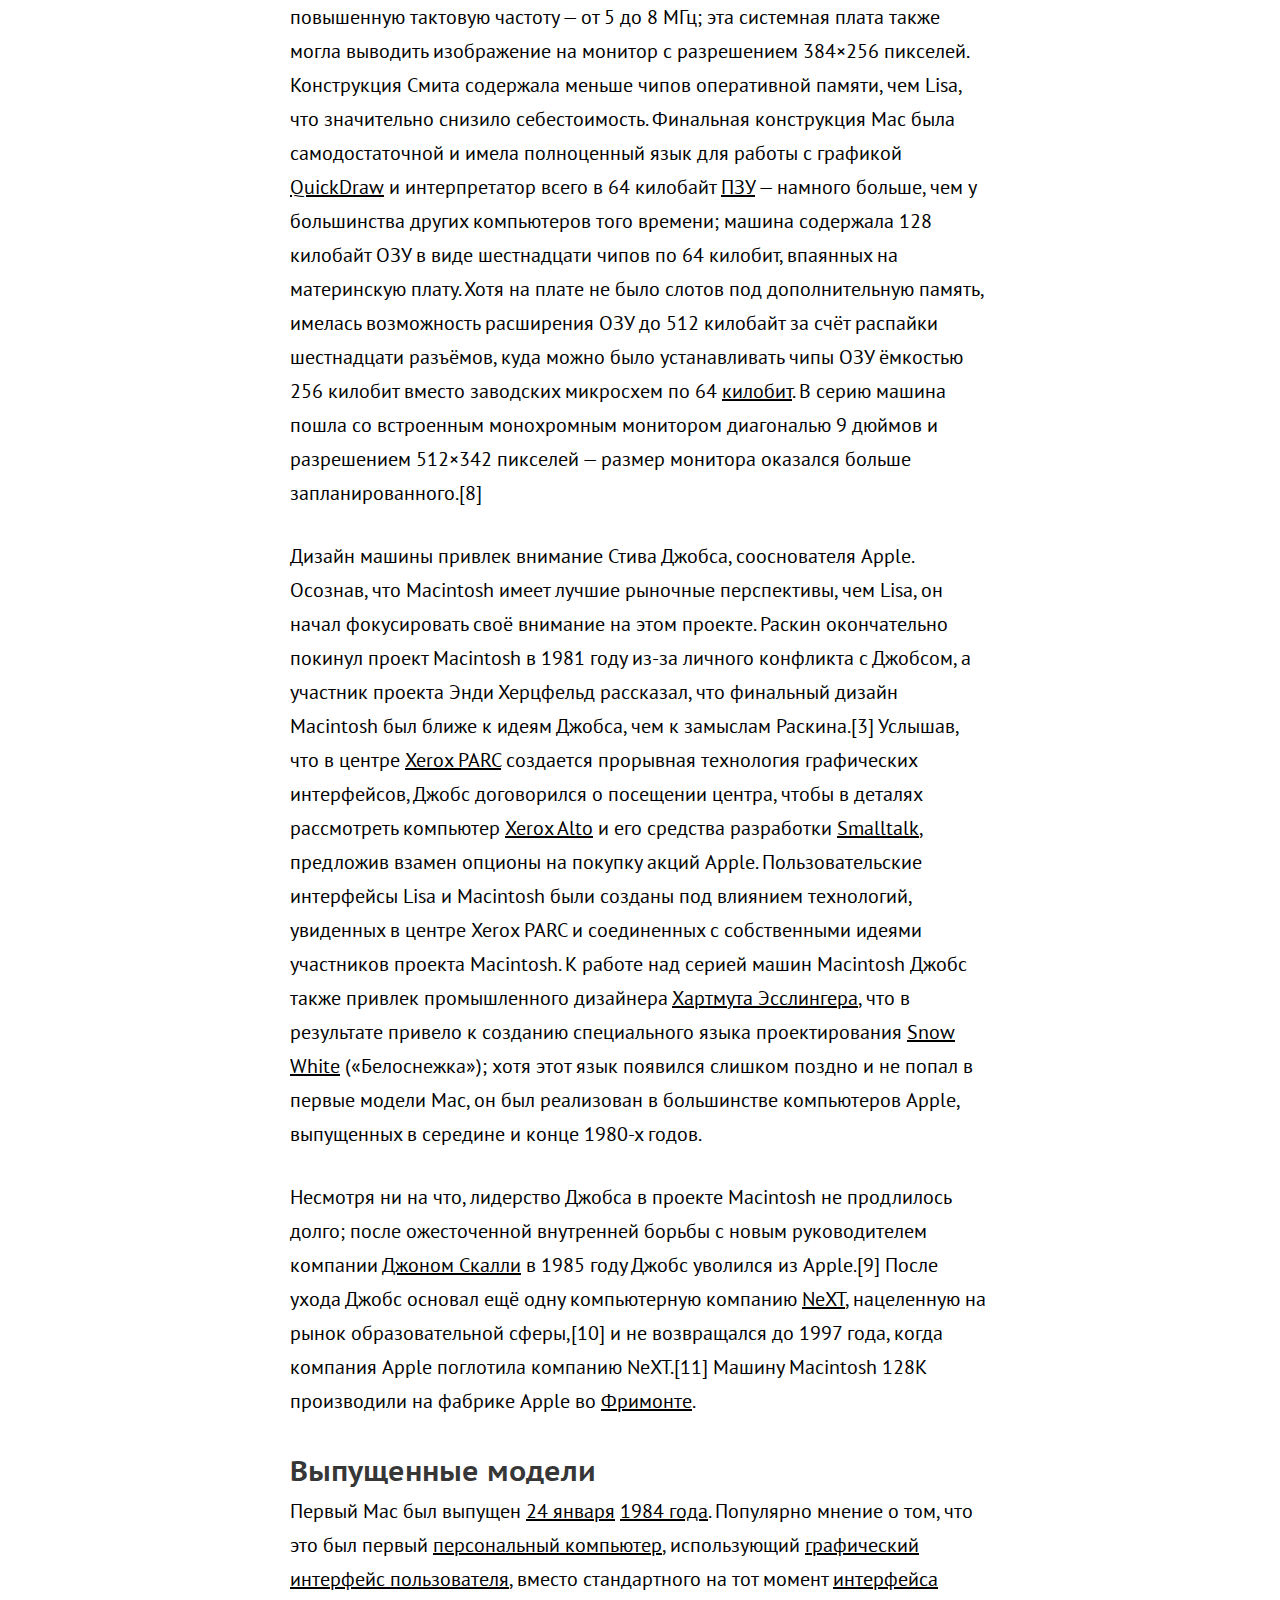
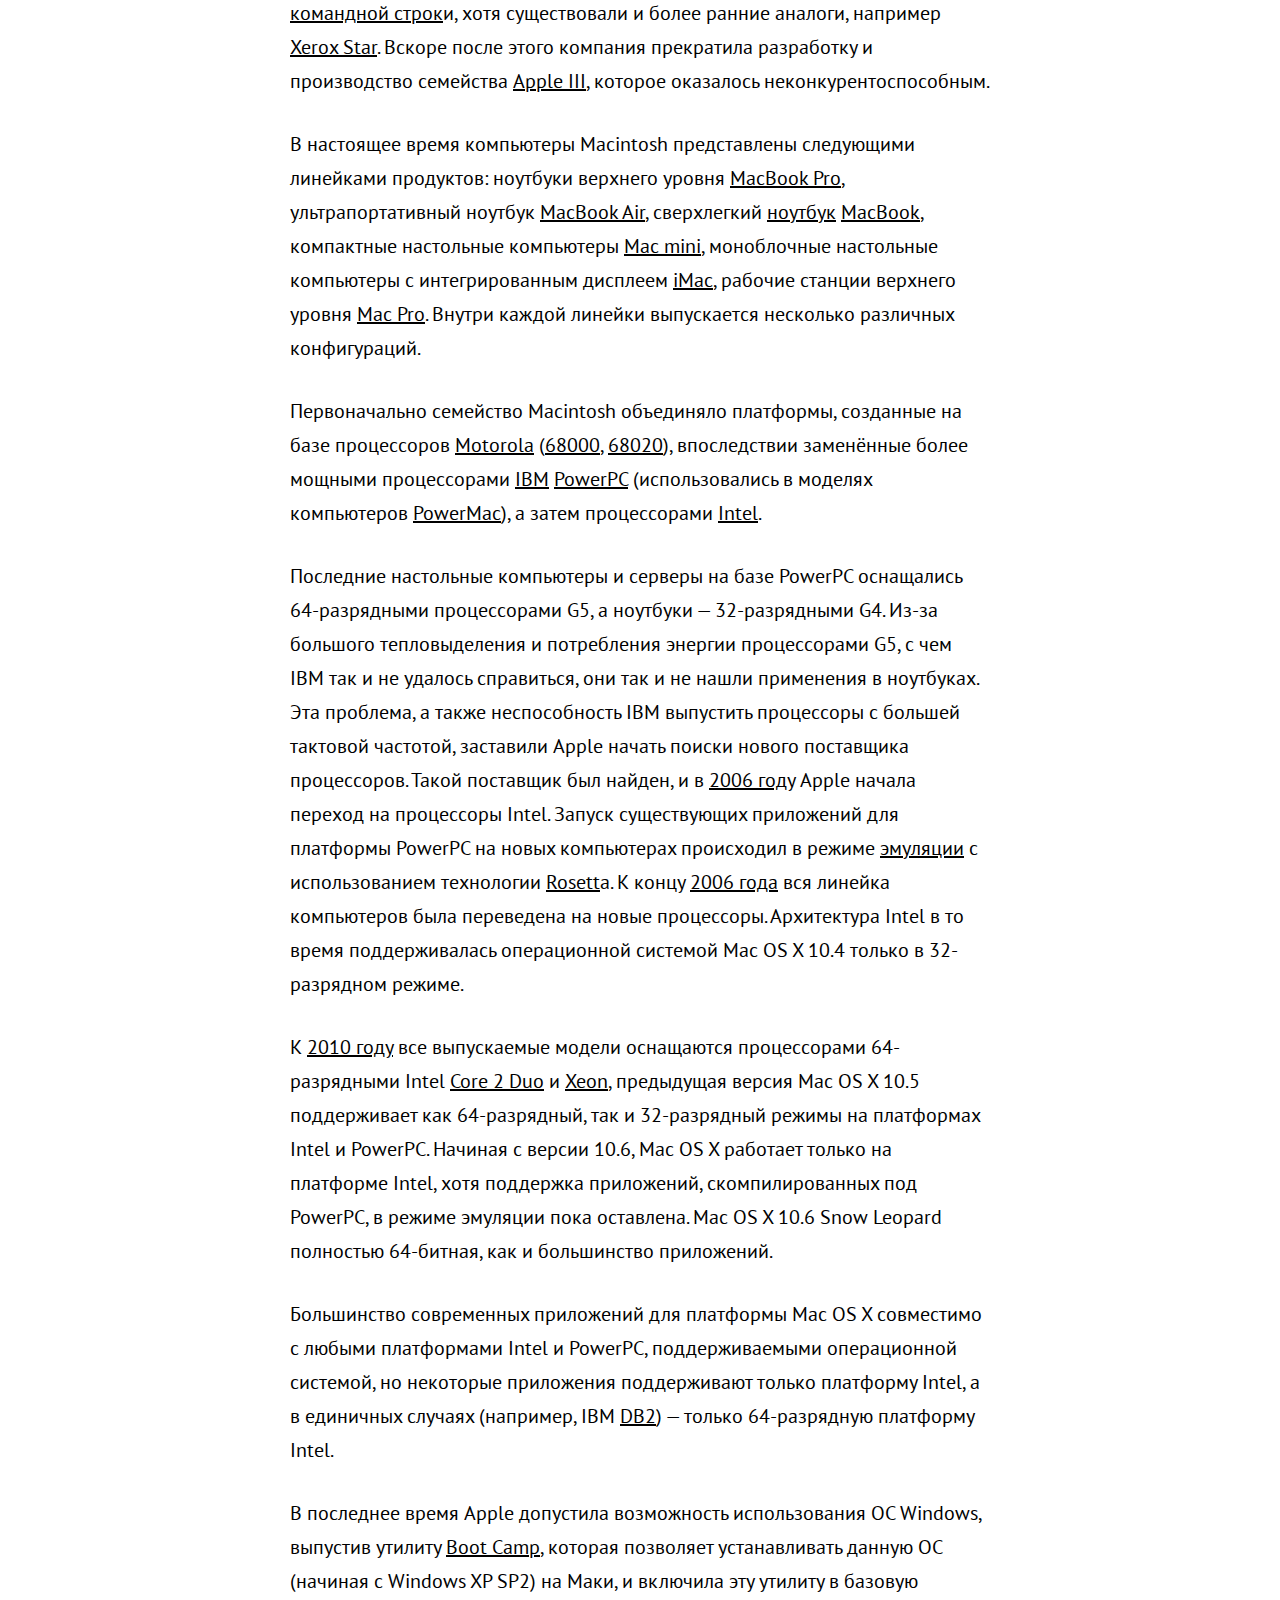
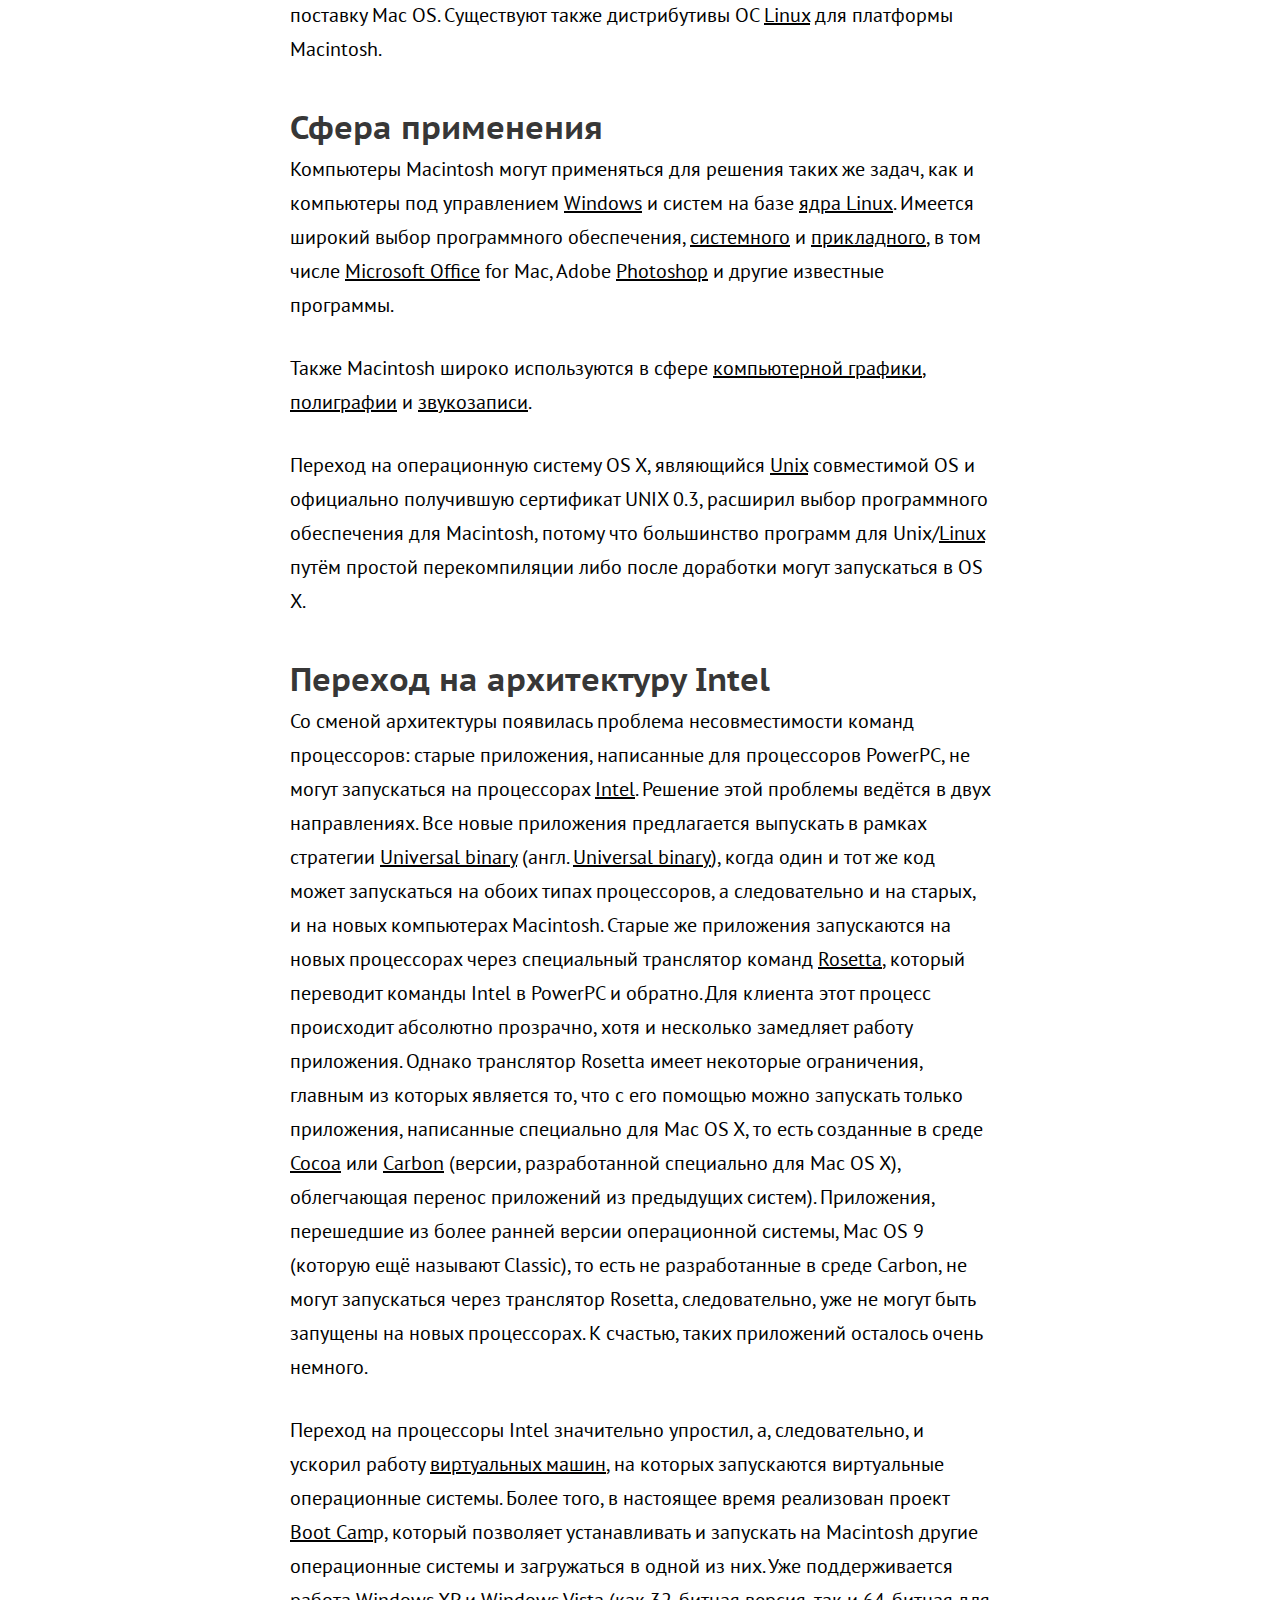
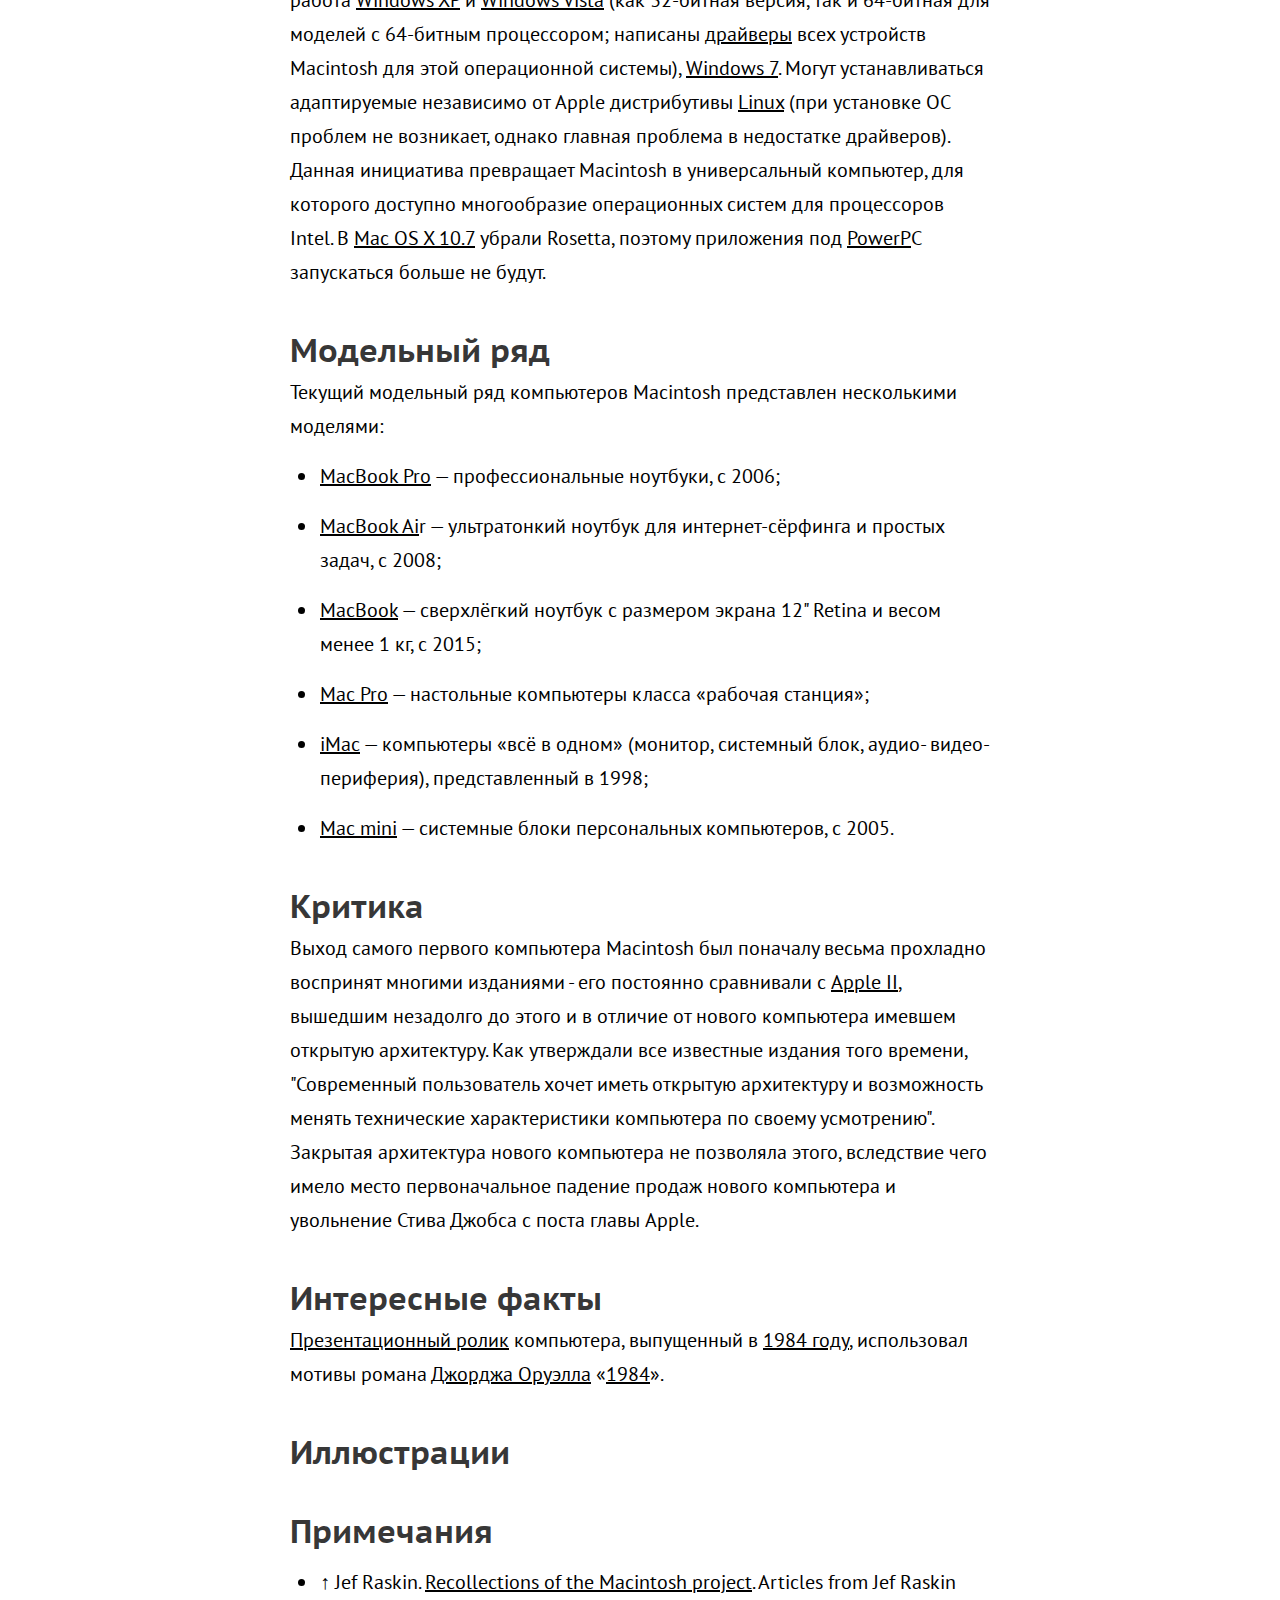
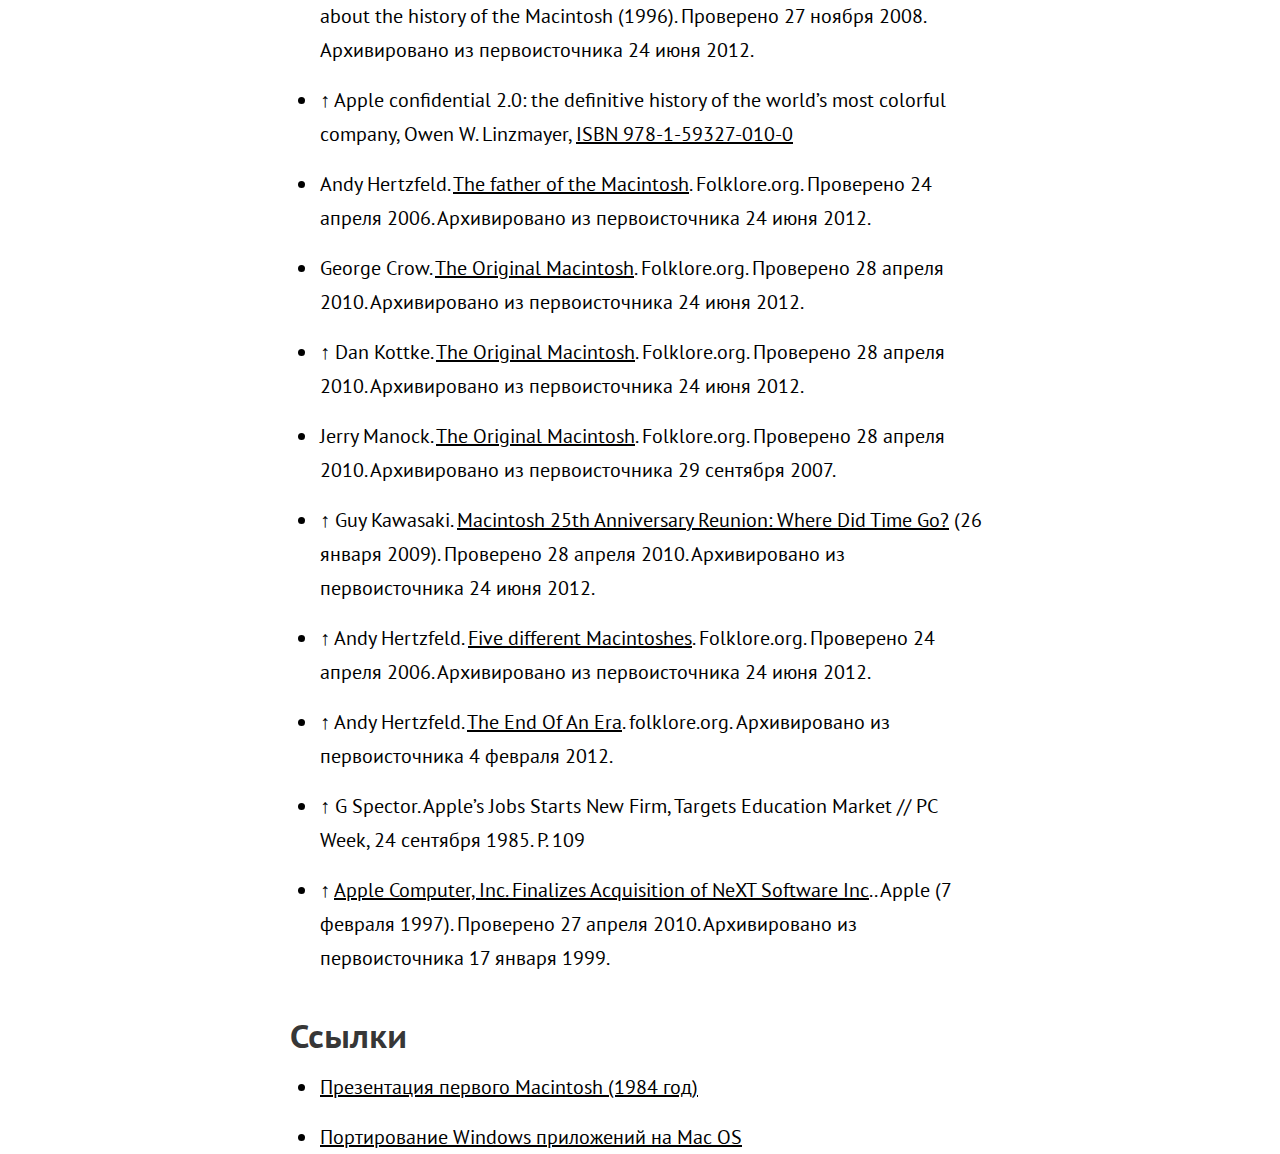
<file: posts/macintosh.html>
<!DOCTYPE html>
<html>
  <head>
    <meta charset="utf-8">
    <title>Macintosh</title>
    <link rel="stylesheet" href="../stylesheets/style.css">
    <script src="../javascripts/jquery.js" charset="utf-8"></script>
    <script src="../javascripts/sidebar.js" charset="utf-8"></script>


  </head>
  <body>
    <nav class="menubar">
      <a class="logo" href="../posts.html"></a>
      <a class="about" href="../index.html">О проекте</a>
    </nav>


  </nav>
  <nav class="sidebar">
    <ul>
      <li>
        <a href="#s1">Macintosh</a>
      </li>
      <li>
        <a href="#s2">История</a>
      </li>

      <ul>
        <li>
          <a href="#s2s1">1979—1984 годы: разработка</a>
        </li>

        <li>
          <a href="#s2s2">Выпущенные модели</a>
        </li>
      </ul>

      <li>
        <a href="#s3">Сфера применени</a>
      </li>

      <li>
        <a href="#s4">Переход на архитектуру Intel</a>


      <li>
        <a href="#s5">Модельный ряд</a>
      </li>


      <li>
        <a href="#s6">Критика</a>
      </li>

      <li>
        <a href="#s7">Интересные факты</a>
      </li>

      <li>
        <a href="#s8">Иллюстрации</a>
      </li>

      <li>
        <a href="#s9">Примечания</a>
      </li>

    </ul>
  </nav>

    <article><h1 id="s1">Macintosh</h1>
      <p>Macintosh [ˈmækɪntɒʃ] или Mac [mæk] — линейка <a href="https://ru.wikipedia.org/wiki/%D0%9F%D0%B5%D1%80%D1%81%D0%BE%D0%BD%D0%B0%D0%BB%D1%8C%D0%BD%D1%8B%D0%B9_%D0%BA%D0%BE%D0%BC%D0%BF%D1%8C%D1%8E%D1%82%D0%B5%D1%80">персональных компьютеров</a> производства корпорации <a href="https://ru.wikipedia.org/wiki/Apple">Apple</a>. Работают под управлением <a href="https://ru.wikipedia.org/wiki/%D0%9E%D0%BF%D0%B5%D1%80%D0%B0%D1%86%D0%B8%D0%BE%D0%BD%D0%BD%D0%B0%D1%8F_%D1%81%D0%B8%D1%81%D1%82%D0%B5%D0%BC%D0%B0">операционных систем</a> семейства <a href="https://ru.wikipedia.org/wiki/Mac_OS">Mac OS</a>, семейства <a href="https://ru.wikipedia.org/wiki/Windows_NT">Windows NT</a>, <a href="https://ru.wikipedia.org/wiki/A/UX">A/UX</a>, <a href="https://ru.wikipedia.org/wiki/NeXTSTEP">NeXTSTEP</a>, <a href="https://ru.wikipedia.org/wiki/GNU/Linux">GNU/Linux</a> и <a href="https://ru.wikipedia.org/wiki/Rhapsody_(%D0%BE%D0%BF%D0%B5%D1%80%D0%B0%D1%86%D0%B8%D0%BE%D0%BD%D0%BD%D0%B0%D1%8F_%D1%81%D0%B8%D1%81%D1%82%D0%B5%D0%BC%D0%B0)">Rhapsody</a>. Своё название получили от сорта яблок «<a href="https://ru.wikipedia.org/wiki/Malus_%27McIntosh%27">Malus 'McIntosh'</a>».</p>

      <h2 id="s2">История</h2>

      <h3 id="s2s1">1979—1984 годы: разработка</h3>
      <p>Проект Macintosh был запущен в конце 1970-х, когда <a href="https://ru.wikipedia.org/wiki/%D0%A0%D0%B0%D1%81%D0%BA%D0%B8%D0%BD,_%D0%94%D0%B6%D0%B5%D1%84">Джеф Раскин</a>, будучи уже сотрудником Apple, задумал сделать удобный и недорогой компьютер для рядового потребителя. Он решил назвать этот компьютер в честь своего любимого сорта яблок <a href="https://ru.wikipedia.org/wiki/%D0%9C%D0%B5%D0%BA%D0%B8%D0%BD%D1%82%D0%BE%D1%88">Мекинтош</a>,[1] но название нужно было изменить по юридическим соображениям, поскольку оно было слишком похоже по звучанию на название компании <a href="https://ru.wikipedia.org/wiki/McIntosh_Laboratory">McIntosh Laboratory</a>, производящей звуковое оборудование. Стив Джобс просил разрешения о свободном использовании этого наименования для компании Apple, но получил отказ, так что компании Apple потом пришлось покупать права на использование этого наименования.[2] Раскин получил разрешение на запуск проекта и начал набирать новых людей в команду в сентябре 1979 года,[3] в числе прочих ему нужен был инженер, способный изготовить полноценный прототип. <a href="https://ru.wikipedia.org/wiki/%D0%90%D1%82%D0%BA%D0%B8%D0%BD%D1%81%D0%BE%D0%BD,_%D0%91%D0%B8%D0%BB%D0%BB">Билл Аткинсон</a>, входивший в команду другого проекта компании Apple под названием Lisa (они разрабатывали похожий компьютер, но более высокого уровня), познакомил Раскина с <a href="https://ru.wikipedia.org/w/index.php?title=%D0%91%D0%B0%D1%80%D1%80%D0%B5%D0%BB%D0%BB_%D0%A1%D0%BC%D0%B8%D1%82&action=edit&redlink=1">Барреллом Смитом</a>, техником по ремонту оборудования, который пришел в компанию чуть раньше в том же 1979 году. За несколько лет Раскин собрал большую команду разработчиков, которые проектировали и создавали оригинальные машины Macintosh и исходную версию операционной системы Mac OS для своего компьютера. Кроме Раскина, Аткинсона и Смита в команду вошли <a href="https://ru.wikipedia.org/w/index.php?title=%D0%9A%D1%80%D0%BE%D1%83,_%D0%94%D0%B6%D0%BE%D1%80%D0%B4%D0%B6&action=edit&redlink=1">Джордж Кроу</a>,[4] <a href="https://ru.wikipedia.org/w/index.php?title=%D0%AD%D1%81%D0%BF%D0%B8%D0%BD%D0%BE%D1%81%D0%B0,_%D0%9A%D1%80%D0%B8%D1%81&action=edit&redlink=1">Крис Эспиноса</a>, <a href="https://ru.wikipedia.org/w/index.php?title=%D0%A5%D0%BE%D1%84%D1%84%D0%BC%D0%B0%D0%BD,_%D0%94%D0%B6%D0%BE%D0%B0%D0%BD%D0%BD%D0%B0&action=edit&redlink=1">Джоанна Хоффман</a>, <a href="https://ru.wikipedia.org/w/index.php?title=%D0%A5%D0%BE%D1%80%D0%BD,_%D0%91%D1%80%D1%8E%D1%81&action=edit&redlink=1">Брюс Хорн</a>, <a href="https://ru.wikipedia.org/wiki/%D0%9A%D1%8D%D1%80,_%D0%A1%D1%8C%D1%8E%D0%B7%D0%B5%D0%BD">Сюзен Кэр</a>, <a href="https://ru.wikipedia.org/wiki/%D0%A5%D0%B5%D1%80%D1%86%D1%84%D0%B5%D0%BB%D1%8C%D0%B4,_%D0%AD%D0%BD%D0%B4%D0%B8">Энди Херцфельд</a>, <a href="https://ru.wikipedia.org/wiki/%D0%9A%D0%B0%D0%B2%D0%B0%D1%81%D0%B0%D0%BA%D0%B8,_%D0%93%D0%B0%D0%B9">Гай Кавасаки</a>, <a href="https://ru.wikipedia.org/wiki/%D0%9A%D0%BE%D1%82%D1%82%D0%BA%D0%B5,_%D0%94%D0%B0%D0%BD%D0%B8%D1%8D%D0%BB%D1%8C">Даниэль Коттке</a>[5], <a href="https://ru.wikipedia.org/w/index.php?title=%D0%9C%D1%8D%D0%BD%D0%BE%D0%BA,_%D0%94%D0%B6%D0%B5%D1%80%D1%80%D0%B8&action=edit&redlink=1">Джерри Мэнок</a> и <a href="https://ru.wikipedia.org/wiki/%D0%90%D0%BD%D0%B4%D1%80%D0%B5%D0%B0_%D0%9A%D0%B0%D0%BD%D0%BD%D0%B8%D0%BD%D0%B3%D0%B5%D0%BC">Андреа Каннингем</a>.[6][7]</p>

      <p>Смит создал свою первую системную плату для Macintosh по спецификациям Раскина: она имела 64 <a href="https://ru.wikipedia.org/wiki/%D0%9A%D0%B8%D0%BB%D0%BE%D0%B1%D0%B0%D0%B9%D1%82">килобайт</a> <a href="https://ru.wikipedia.org/wiki/%D0%9E%D0%BF%D0%B5%D1%80%D0%B0%D1%82%D0%B8%D0%B2%D0%BD%D0%B0%D1%8F_%D0%BF%D0%B0%D0%BC%D1%8F%D1%82%D1%8C">ОЗУ</a>, процессор <a href="https://ru.wikipedia.org/wiki/Motorola">Motorola</a> <a href="https://ru.wikipedia.org/wiki/Motorola_6809">6809E</a> и поддерживала вывод растрового изображения на монохромный дисплей разрешением 256×256 <a href="https://ru.wikipedia.org/wiki/%D0%9F%D0%B8%D0%BA%D1%81%D0%B5%D0%BB%D1%8C">пикселей</a>. <a href="https://ru.wikipedia.org/w/index.php?title=%D0%91%D0%B0%D0%B4_%D0%A2%D1%80%D0%B8%D0%B1%D0%B1%D0%BB&action=edit&redlink=1">Bud Tribble</a> (Бад Триббл), ещё один член команды Mac, был заинтересован в запуске графических программ с платформы Lisa на машине Macintosh, поэтому спросил Смита, сможет ли он встроить в процессор <a href="https://ru.wikipedia.org/wiki/Motorola_68000">Motorola 68000</a> из Lisa в систему Mac, не повышая себестоимость. К декабрю 1980 года Смит сумел спроектировать плату, которая не только несла на себе процессор 68000, но и поддерживала повышенную тактовую частоту — от 5 до 8 МГц; эта системная плата также могла выводить изображение на монитор с разрешением 384×256 пикселей. Конструкция Смита содержала меньше чипов оперативной памяти, чем Lisa, что значительно снизило себестоимость. Финальная конструкция Mac была самодостаточной и имела полноценный язык для работы с графикой <a href="https://ru.wikipedia.org/w/index.php?title=QuickDraw&action=edit&redlink=1">QuickDraw</a> и интерпретатор всего в 64 килобайт <a href="https://ru.wikipedia.org/wiki/%D0%9F%D0%BE%D1%81%D1%82%D0%BE%D1%8F%D0%BD%D0%BD%D0%BE%D0%B5_%D0%B7%D0%B0%D0%BF%D0%BE%D0%BC%D0%B8%D0%BD%D0%B0%D1%8E%D1%89%D0%B5%D0%B5_%D1%83%D1%81%D1%82%D1%80%D0%BE%D0%B9%D1%81%D1%82%D0%B2%D0%BE">ПЗУ</a> — намного больше, чем у большинства других компьютеров того времени; машина содержала 128 килобайт ОЗУ в виде шестнадцати чипов по 64 килобит, впаянных на материнскую плату. Хотя на плате не было слотов под дополнительную память, имелась возможность расширения ОЗУ до 512 килобайт за счёт распайки шестнадцати разъёмов, куда можно было устанавливать чипы ОЗУ ёмкостью 256 килобит вместо заводских микросхем по 64 <a href="https://ru.wikipedia.org/wiki/%D0%9A%D0%B8%D0%BB%D0%BE%D0%B1%D0%B8%D1%82">килобит</a>. В серию машина пошла со встроенным монохромным монитором диагональю 9 дюймов и разрешением 512×342 пикселей — размер монитора оказался больше запланированного.[8]</p>
      <p>Дизайн машины привлек внимание Стива Джобса, сооснователя Apple. Осознав, что Macintosh имеет лучшие рыночные перспективы, чем Lisa, он начал фокусировать своё внимание на этом проекте. Раскин окончательно покинул проект Macintosh в 1981 году из-за личного конфликта с Джобсом, а участник проекта Энди Херцфельд рассказал, что финальный дизайн Macintosh был ближе к идеям Джобса, чем к замыслам Раскина.[3] Услышав, что в центре <a href="https://ru.wikipedia.org/wiki/Xerox_PARC">Xerox PARC</a> создается прорывная технология графических интерфейсов, Джобс договорился о посещении центра, чтобы в деталях рассмотреть компьютер <a href="https://ru.wikipedia.org/wiki/Xerox_Alto">Xerox Alto</a> и его средства разработки <a href="https://ru.wikipedia.org/wiki/Smalltalk">Smalltalk</a>, предложив взамен опционы на покупку акций Apple. Пользовательские интерфейсы Lisa и Macintosh были созданы под влиянием технологий, увиденных в центре Xerox PARC и соединенных с собственными идеями участников проекта Macintosh. К работе над серией машин Macintosh Джобс также привлек промышленного дизайнера <a href="https://ru.wikipedia.org/w/index.php?title=Hartmut_Esslinger&action=edit&redlink=1">Хартмута Эсслингера</a>, что в результате привело к созданию специального языка проектирования <a href="https://ru.wikipedia.org/w/index.php?title=Snow_White&action=edit&redlink=1">Snow White</a> («Белоснежка»); хотя этот язык появился слишком поздно и не попал в первые модели Mac, он был реализован в большинстве компьютеров Apple, выпущенных в середине и конце 1980-х годов.</p>
      <p>Несмотря ни на что, лидерство Джобса в проекте Macintosh не продлилось долго; после ожесточенной внутренней борьбы с новым руководителем компании <a href="https://ru.wikipedia.org/wiki/%D0%94%D0%B6%D0%BE%D0%BD_%D0%A1%D0%BA%D0%B0%D0%BB%D0%BB%D0%B8">Джоном Скалли</a> в 1985 году Джобс уволился из Apple.[9] После ухода Джобс основал ещё одну компьютерную компанию <a href="https://ru.wikipedia.org/wiki/NeXT">NeXT</a>, нацеленную на рынок образовательной сферы,[10] и не возвращался до 1997 года, когда компания Apple поглотила компанию NeXT.[11]
      Машину Macintosh 128K производили на фабрике Apple во <a href="https://ru.wikipedia.org/wiki/%D0%A4%D1%80%D0%B8%D0%BC%D0%BE%D0%BD%D1%82_(%D0%B3%D0%BE%D1%80%D0%BE%D0%B4)">Фримонте</a>.</p>

      <h3 id="s2s2">Выпущенные модели</h3>
      <p>Первый Mac был выпущен <a href="https://ru.wikipedia.org/wiki/24_%D1%8F%D0%BD%D0%B2%D0%B0%D1%80%D1%8F">24 января</a> <a href="https://ru.wikipedia.org/wiki/1984_%D0%B3%D0%BE%D0%B4">1984 года</a>. Популярно мнение о том, что это был первый <a href="https://ru.wikipedia.org/wiki/%D0%9F%D0%B5%D1%80%D1%81%D0%BE%D0%BD%D0%B0%D0%BB%D1%8C%D0%BD%D1%8B%D0%B9_%D0%BA%D0%BE%D0%BC%D0%BF%D1%8C%D1%8E%D1%82%D0%B5%D1%80">персональный компьютер</a>, использующий <a href="https://ru.wikipedia.org/wiki/%D0%93%D1%80%D0%B0%D1%84%D0%B8%D1%87%D0%B5%D1%81%D0%BA%D0%B8%D0%B9_%D0%B8%D0%BD%D1%82%D0%B5%D1%80%D1%84%D0%B5%D0%B9%D1%81_%D0%BF%D0%BE%D0%BB%D1%8C%D0%B7%D0%BE%D0%B2%D0%B0%D1%82%D0%B5%D0%BB%D1%8F">графический интерфейс пользователя</a>, вместо стандартного на тот момент <a href="https://ru.wikipedia.org/wiki/%D0%98%D0%BD%D1%82%D0%B5%D1%80%D1%84%D0%B5%D0%B9%D1%81_%D0%BA%D0%BE%D0%BC%D0%B0%D0%BD%D0%B4%D0%BD%D0%BE%D0%B9_%D1%81%D1%82%D1%80%D0%BE%D0%BA%D0%B8">интерфейса командной строк</a>и, хотя существовали и более ранние аналоги, например <a href="https://en.wikipedia.org/wiki/Xerox_Star">Xerox Star</a>. Вскоре после этого компания прекратила разработку и производство семейства <a href="https://ru.wikipedia.org/wiki/Apple_III">Apple III</a>, которое оказалось неконкурентоспособным.</p>
      <p>В настоящее время компьютеры Macintosh представлены следующими линейками продуктов: ноутбуки верхнего уровня <a href="https://ru.wikipedia.org/wiki/MacBook_Pro">MacBook Pro</a>, ультрапортативный ноутбук <a href="https://ru.wikipedia.org/wiki/MacBook_Air">MacBook Air</a>, сверхлегкий <a href="https://ru.wikipedia.org/wiki/%D0%9D%D0%BE%D1%83%D1%82%D0%B1%D1%83%D0%BA">ноутбук</a> <a href="https://ru.wikipedia.org/wiki/MacBook">MacBook</a>, компактные настольные компьютеры <a href="https://ru.wikipedia.org/wiki/Mac_mini">Mac mini</a>, моноблочные настольные компьютеры с интегрированным дисплеем <a href="https://ru.wikipedia.org/wiki/IMac">iMac</a>, рабочие станции верхнего уровня <a href="https://ru.wikipedia.org/wiki/Mac_Pro">Mac Pro</a>. Внутри каждой линейки выпускается несколько различных конфигураций.</p>
      <p>Первоначально семейство Macintosh объединяло платформы, созданные на базе процессоров <a href="https://ru.wikipedia.org/wiki/Motorola">Motorola</a> (<a href="https://ru.wikipedia.org/wiki/68000">68000</a>, <a href="https://ru.wikipedia.org/wiki/68020">68020</a>), впоследствии заменённые более мощными процессорами <a href="https://ru.wikipedia.org/wiki/IBM">IBM</a> <a href="https://ru.wikipedia.org/wiki/PowerPC">PowerPC</a> (использовались в моделях компьютеров <a href="https://ru.wikipedia.org/wiki/PowerMac">PowerMac</a>), а затем процессорами <a href="https://ru.wikipedia.org/wiki/Intel">Intel</a>.</p>
      <p>Последние настольные компьютеры и серверы на базе PowerPC оснащались 64-разрядными процессорами G5, а ноутбуки — 32-разрядными G4. Из-за большого тепловыделения и потребления энергии процессорами G5, с чем IBM так и не удалось справиться, они так и не нашли применения в ноутбуках. Эта проблема, а также неспособность IBM выпустить процессоры с большей тактовой частотой, заставили Apple начать поиски нового поставщика процессоров. Такой поставщик был найден, и в <a href="https://ru.wikipedia.org/wiki/2006_%D0%B3%D0%BE%D0%B4">2006 год</a>у Apple начала переход на процессоры Intel. Запуск существующих приложений для платформы PowerPC на новых компьютерах происходил в режиме <a href="https://ru.wikipedia.org/wiki/%D0%AD%D0%BC%D1%83%D0%BB%D1%8F%D1%86%D0%B8%D1%8F">эмуляции</a> с использованием технологии <a href="https://ru.wikipedia.org/wiki/Rosetta_(Apple)">Rosett</a>a. К концу <a href="https://ru.wikipedia.org/wiki/2006_%D0%B3%D0%BE%D0%B4">2006 года</a> вся линейка компьютеров была переведена на новые процессоры. Архитектура Intel в то время поддерживалась операционной системой Mac OS X 10.4 только в 32-разрядном режиме.</p>
      <p>К <a href="https://ru.wikipedia.org/wiki/2010_%D0%B3%D0%BE%D0%B4">2010 году</a> все выпускаемые модели оснащаются процессорами 64-разрядными Intel <a href="https://ru.wikipedia.org/wiki/Core_2_Duo">Core 2 Duo</a> и <a href="https://ru.wikipedia.org/wiki/Xeon">Xeon</a>, предыдущая версия Mac OS X 10.5 поддерживает как 64-разрядный, так и 32-разрядный режимы на платформах Intel и PowerPC. Начиная с версии 10.6, Mac OS X работает только на платформе Intel, хотя поддержка приложений, скомпилированных под PowerPC, в режиме эмуляции пока оставлена. Mac OS X 10.6 Snow Leopard полностью 64-битная, как и большинство приложений.</p>
      <p>Большинство современных приложений для платформы Mac OS X совместимо с любыми платформами Intel и PowerPC, поддерживаемыми операционной системой, но некоторые приложения поддерживают только платформу Intel, а в единичных случаях (например, IBM <a href="https://ru.wikipedia.org/wiki/DB2">DB2</a>) — только 64-разрядную платформу Intel.</p>
      <p>В последнее время Apple допустила возможность использования ОС Windows, выпустив утилиту <a href="https://ru.wikipedia.org/wiki/Boot_Camp">Boot Camp</a>, которая позволяет устанавливать данную ОС (начиная с Windows XP SP2) на Маки, и включила эту утилиту в базовую поставку Mac OS. Существуют также дистрибутивы ОС <a href="https://ru.wikipedia.org/wiki/Linux">Linux</a> для платформы Macintosh.</p>

      <h2 id="s3">Сфера применения</h2>
      <p>Компьютеры Macintosh могут применяться для решения таких же задач, как и компьютеры под управлением <a href="https://ru.wikipedia.org/wiki/Windows">Windows</a> и систем на базе <a href="https://ru.wikipedia.org/wiki/Linux_(%D1%8F%D0%B4%D1%80%D0%BE)">ядра Linux</a>. Имеется широкий выбор программного обеспечения, <a href="https://ru.wikipedia.org/wiki/%D0%A1%D0%B8%D1%81%D1%82%D0%B5%D0%BC%D0%BD%D0%BE%D0%B5_%D0%BF%D1%80%D0%BE%D0%B3%D1%80%D0%B0%D0%BC%D0%BC%D0%BD%D0%BE%D0%B5_%D0%BE%D0%B1%D0%B5%D1%81%D0%BF%D0%B5%D1%87%D0%B5%D0%BD%D0%B8%D0%B5">системного</a> и <a href="https://ru.wikipedia.org/wiki/%D0%9F%D1%80%D0%B8%D0%BA%D0%BB%D0%B0%D0%B4%D0%BD%D0%BE%D0%B5_%D0%BF%D1%80%D0%BE%D0%B3%D1%80%D0%B0%D0%BC%D0%BC%D0%BD%D0%BE%D0%B5_%D0%BE%D0%B1%D0%B5%D1%81%D0%BF%D0%B5%D1%87%D0%B5%D0%BD%D0%B8%D0%B5">прикладного</a>, в том числе <a href="https://ru.wikipedia.org/wiki/Microsoft_Office">Microsoft Office</a> for Mac, Adobe <a href="https://ru.wikipedia.org/wiki/Photoshop">Photoshop</a> и другие известные программы.</p>
      <p>Также Macintosh широко используются в сфере <a href="https://ru.wikipedia.org/wiki/%D0%9A%D0%BE%D0%BC%D0%BF%D1%8C%D1%8E%D1%82%D0%B5%D1%80%D0%BD%D0%B0%D1%8F_%D0%B3%D1%80%D0%B0%D1%84%D0%B8%D0%BA%D0%B0">компьютерной графики</a>, <a href="https://ru.wikipedia.org/wiki/%D0%9F%D0%BE%D0%BB%D0%B8%D0%B3%D1%80%D0%B0%D1%84%D0%B8%D1%8F">полиграфии</a> и <a href="https://ru.wikipedia.org/wiki/%D0%A6%D0%B8%D1%84%D1%80%D0%BE%D0%B2%D0%B0%D1%8F_%D0%B7%D0%B2%D1%83%D0%BA%D0%BE%D0%B7%D0%B0%D0%BF%D0%B8%D1%81%D1%8C">звукозаписи</a>.</p>
      <p>Переход на операционную систему OS X, являющийся <a href="https://ru.wikipedia.org/wiki/Unix">Unix</a> совместимой OS и официально получившую сертификат UNIX 0.3, расширил выбор программного обеспечения для Macintosh, потому что большинство программ для Unix/<a href="https://ru.wikipedia.org/wiki/Linux">Linux</a> путём простой перекомпиляции либо после доработки могут запускаться в OS X.</p>

      <h2 id="s4">Переход на архитектуру Intel</h2>
      <p>Со сменой архитектуры появилась проблема несовместимости команд процессоров: старые приложения, написанные для процессоров PowerPC, не могут запускаться на процессорах <a href="https://ru.wikipedia.org/wiki/Intel">Intel</a>. Решение этой проблемы ведётся в двух направлениях. Все новые приложения предлагается выпускать в рамках стратегии <a href="https://ru.wikipedia.org/w/index.php?title=Universal_binary&action=edit&redlink=1">Universal binary</a> (англ. <a href="https://en.wikipedia.org/wiki/Universal_binary">Universal binary</a>), когда один и тот же код может запускаться на обоих типах процессоров, а следовательно и на старых, и на новых компьютерах Macintosh. Старые же приложения запускаются на новых процессорах через специальный транслятор команд <a href="https://ru.wikipedia.org/wiki/Rosetta_(Apple)">Rosetta</a>, который переводит команды Intel в PowerPC и обратно. Для клиента этот процесс происходит абсолютно прозрачно, хотя и несколько замедляет работу приложения. Однако транслятор Rosetta имеет некоторые ограничения, главным из которых является то, что с его помощью можно запускать только приложения, написанные специально для Mac OS X, то есть созданные в среде <a href="https://ru.wikipedia.org/wiki/Cocoa">Cocoa</a> или <a href="https://ru.wikipedia.org/wiki/Carbon_(API)">Carbon</a> (версии, разработанной специально для Mac OS X), облегчающая перенос приложений из предыдущих систем). Приложения, перешедшие из более ранней версии операционной системы, Mac OS 9 (которую ещё называют Classic), то есть не разработанные в среде Carbon, не могут запускаться через транслятор Rosetta, следовательно, уже не могут быть запущены на новых процессорах. К счастью, таких приложений осталось очень немного.</p>
      <p>Переход на процессоры Intel значительно упростил, а, следовательно, и ускорил работу <a href="https://ru.wikipedia.org/wiki/%D0%92%D0%B8%D1%80%D1%82%D1%83%D0%B0%D0%BB%D1%8C%D0%BD%D0%B0%D1%8F_%D0%BC%D0%B0%D1%88%D0%B8%D0%BD%D0%B0">виртуальных машин</a>, на которых запускаются виртуальные операционные системы. Более того, в настоящее время реализован проект <a href="https://ru.wikipedia.org/wiki/Boot_Camp">Boot Cam</a>p, который позволяет устанавливать и запускать на Macintosh другие операционные системы и загружаться в одной из них. Уже поддерживается работа <a href="https://ru.wikipedia.org/wiki/Windows_XP">Windows XP</a> и <a href="https://ru.wikipedia.org/wiki/Windows_Vista">Windows Vista</a> (как 32-битная версия, так и 64-битная для моделей с 64-битным процессором; написаны <a href="https://ru.wikipedia.org/wiki/%D0%94%D1%80%D0%B0%D0%B9%D0%B2%D0%B5%D1%80">драйверы</a> всех устройств Macintosh для этой операционной системы), <a href="https://ru.wikipedia.org/wiki/Windows_7">Windows 7</a>. Могут устанавливаться адаптируемые независимо от Apple дистрибутивы <a href="https://ru.wikipedia.org/wiki/Linux">Linux</a> (при установке ОС проблем не возникает, однако главная проблема в недостатке драйверов). Данная инициатива превращает Macintosh в универсальный компьютер, для которого доступно многообразие операционных систем для процессоров Intel. В <a href="https://ru.wikipedia.org/wiki/Mac_OS_X_10.7">Mac OS X 10.7</a> убрали Rosetta, поэтому приложения под <a href="https://ru.wikipedia.org/wiki/PowerPC">PowerP</a>C запускаться больше не будут.</p>

      <h2 id="s5">Модельный ряд</h2>
      <p>Текущий модельный ряд компьютеров Macintosh представлен несколькими моделями:</p>
      <ul>
        <li><a href="https://ru.wikipedia.org/wiki/MacBook_Pro">MacBook Pro</a> — профессиональные ноутбуки, с 2006;</li>
        <li><a href="https://ru.wikipedia.org/wiki/MacBook_Air">MacBook Ai</a>r — ультратонкий ноутбук для интернет-сёрфинга и простых задач, с 2008;</li>
        <li><a href="https://ru.wikipedia.org/wiki/MacBook">MacBook</a> — сверхлёгкий ноутбук с размером экрана 12" Retina и весом менее 1 кг, с 2015;</li>
        <li><a href="https://ru.wikipedia.org/wiki/Mac_Pro">Mac Pro</a> — настольные компьютеры класса «рабочая станция»;</li>
        <li><a href="https://ru.wikipedia.org/wiki/IMac">iMac</a> — компьютеры «всё в одном» (монитор, системный блок, аудио- видео-периферия), представленный в 1998;</li>
        <li><a href="https://ru.wikipedia.org/wiki/Mac_mini">Mac mini</a> — системные блоки персональных компьютеров, с 2005.</li>
      </ul>

      <h2 id="s6">Критика</h2>
      <p>Выход самого первого компьютера Macintosh был поначалу весьма прохладно воспринят многими изданиями - его постоянно сравнивали с <a href="https://ru.wikipedia.org/wiki/Apple_II">Apple II</a>, вышедшим незадолго до этого и в отличие от нового компьютера имевшем открытую архитектуру. Как утверждали все известные издания того времени, "Современный пользователь хочет иметь открытую архитектуру и возможность менять технические характеристики компьютера по своему усмотрению". Закрытая архитектура нового компьютера не позволяла этого, вследствие чего имело место первоначальное падение продаж нового компьютера и увольнение Стива Джобса с поста главы Apple.</p>

      <h2 id="s7">Интересные факты</h2>
      <p><a href="https://ru.wikipedia.org/wiki/1984_(%D1%80%D0%B5%D0%BA%D0%BB%D0%B0%D0%BC%D0%BD%D1%8B%D0%B9_%D1%80%D0%BE%D0%BB%D0%B8%D0%BA)">Презентационный ролик</a> компьютера, выпущенный в <a href="https://ru.wikipedia.org/wiki/1984_%D0%B3%D0%BE%D0%B4">1984 году</a>, использовал мотивы романа <a href="https://ru.wikipedia.org/wiki/%D0%94%D0%B6%D0%BE%D1%80%D0%B4%D0%B6_%D0%9E%D1%80%D1%83%D1%8D%D0%BB%D0%BB">Джорджа Оруэлла</a> «<a href="https://ru.wikipedia.org/wiki/1984_(%D1%80%D0%BE%D0%BC%D0%B0%D0%BD)">1984</a>».</p>

      <h2 id="s8">Иллюстрации</h2>

      <h2 id="s9">Примечания</h2>
      <ol>
        <li>↑ Jef Raskin. <a href="http://mxmora.best.vwh.net/JefRaskin.html">Recollections of the Macintosh project</a>. Articles from Jef Raskin about the history of the Macintosh (1996). Проверено 27 ноября 2008. Архивировано из первоисточника 24 июня 2012.</li>
        <li>
        ↑ Apple confidential 2.0: the definitive history of the world’s most colorful company, Owen W. Linzmayer, <a href="https://ru.wikipedia.org/wiki/%D0%A1%D0%BB%D1%83%D0%B6%D0%B5%D0%B1%D0%BD%D0%B0%D1%8F:%D0%98%D1%81%D1%82%D0%BE%D1%87%D0%BD%D0%B8%D0%BA%D0%B8_%D0%BA%D0%BD%D0%B8%D0%B3/9781593270100">ISBN 978-1-59327-010-0</a></li>
        <li> Andy Hertzfeld. <a href="http://www.folklore.org/StoryView.py?project=Macintosh&story=The_Father_of_The_Macintosh.txt&showcomments=1#comments">The father of the Macintosh</a>. Folklore.org. Проверено 24 апреля 2006. Архивировано из первоисточника 24 июня 2012.</li>
        <li>George Crow. <a href="http://www.folklore.org/ProjectView.py?project=Macintosh&characters=George%20Crow">The Original Macintosh</a>. Folklore.org. Проверено 28 апреля 2010. Архивировано из первоисточника 24 июня 2012.</li>
        <li>↑ Dan Kottke. <a href="http://www.folklore.org/ProjectView.py?project=Macintosh&characters=Dan%20Kottke">The Original Macintosh</a>. Folklore.org. Проверено 28 апреля 2010. Архивировано из первоисточника 24 июня 2012.</li>
        <li> Jerry Manock. <a href="http://folklore.org/ProjectView.py?project=Macintosh&characters=Jerry%20Manock">The Original Macintosh</a>. Folklore.org. Проверено 28 апреля 2010. Архивировано из первоисточника 29 сентября 2007.</li>
        <li>↑ Guy Kawasaki. <a href="http://blog.guykawasaki.com/2009/01/twenty-five-yea.html#axzz0mQb8tIS0">Macintosh 25th Anniversary Reunion: Where Did Time Go?</a> (26 января 2009). Проверено 28 апреля 2010. Архивировано из первоисточника 24 июня 2012.</li>
        <li>↑ Andy Hertzfeld. <a href="http://www.folklore.org/StoryView.py?story=Five_Different_Macs.txt">Five different Macintoshes</a>. Folklore.org. Проверено 24 апреля 2006. Архивировано из первоисточника 24 июня 2012.</li>
        <li>↑ Andy Hertzfeld. <a href="http://www.folklore.org/StoryView.py?project=Macintosh&story=The_End_Of_An_Era.txt">The End Of An Era</a>. folklore.org. Архивировано из первоисточника 4 февраля 2012.</li>
        <li>↑ G Spector. Apple’s Jobs Starts New Firm, Targets Education Market // PC Week, 24 сентября 1985. P. 109</li>
        <li>↑ <a href="http://product.info.apple.com/pr/press.releases/1997/q2/970207.pr.rel.next.html">Apple Computer, Inc. Finalizes Acquisition of NeXT Software Inc</a>.. Apple (7 февраля 1997). Проверено 27 апреля 2010. Архивировано из первоисточника 17 января 1999.</li>
      </ol>

      <h2>Ссылки</h2>
      <ul>
        <li><a href="http://www.youtube.com/watch?v=G0FtgZNOD44">Презентация первого Macintosh (1984 год)</a></li>
        <li><a href="http://technotree.ru/kak-portirovat-igru-na-mak">Портирование Windows приложений на Mac OS</a></li>
      </ul>
      </article>
  </body>
</html>
</file>
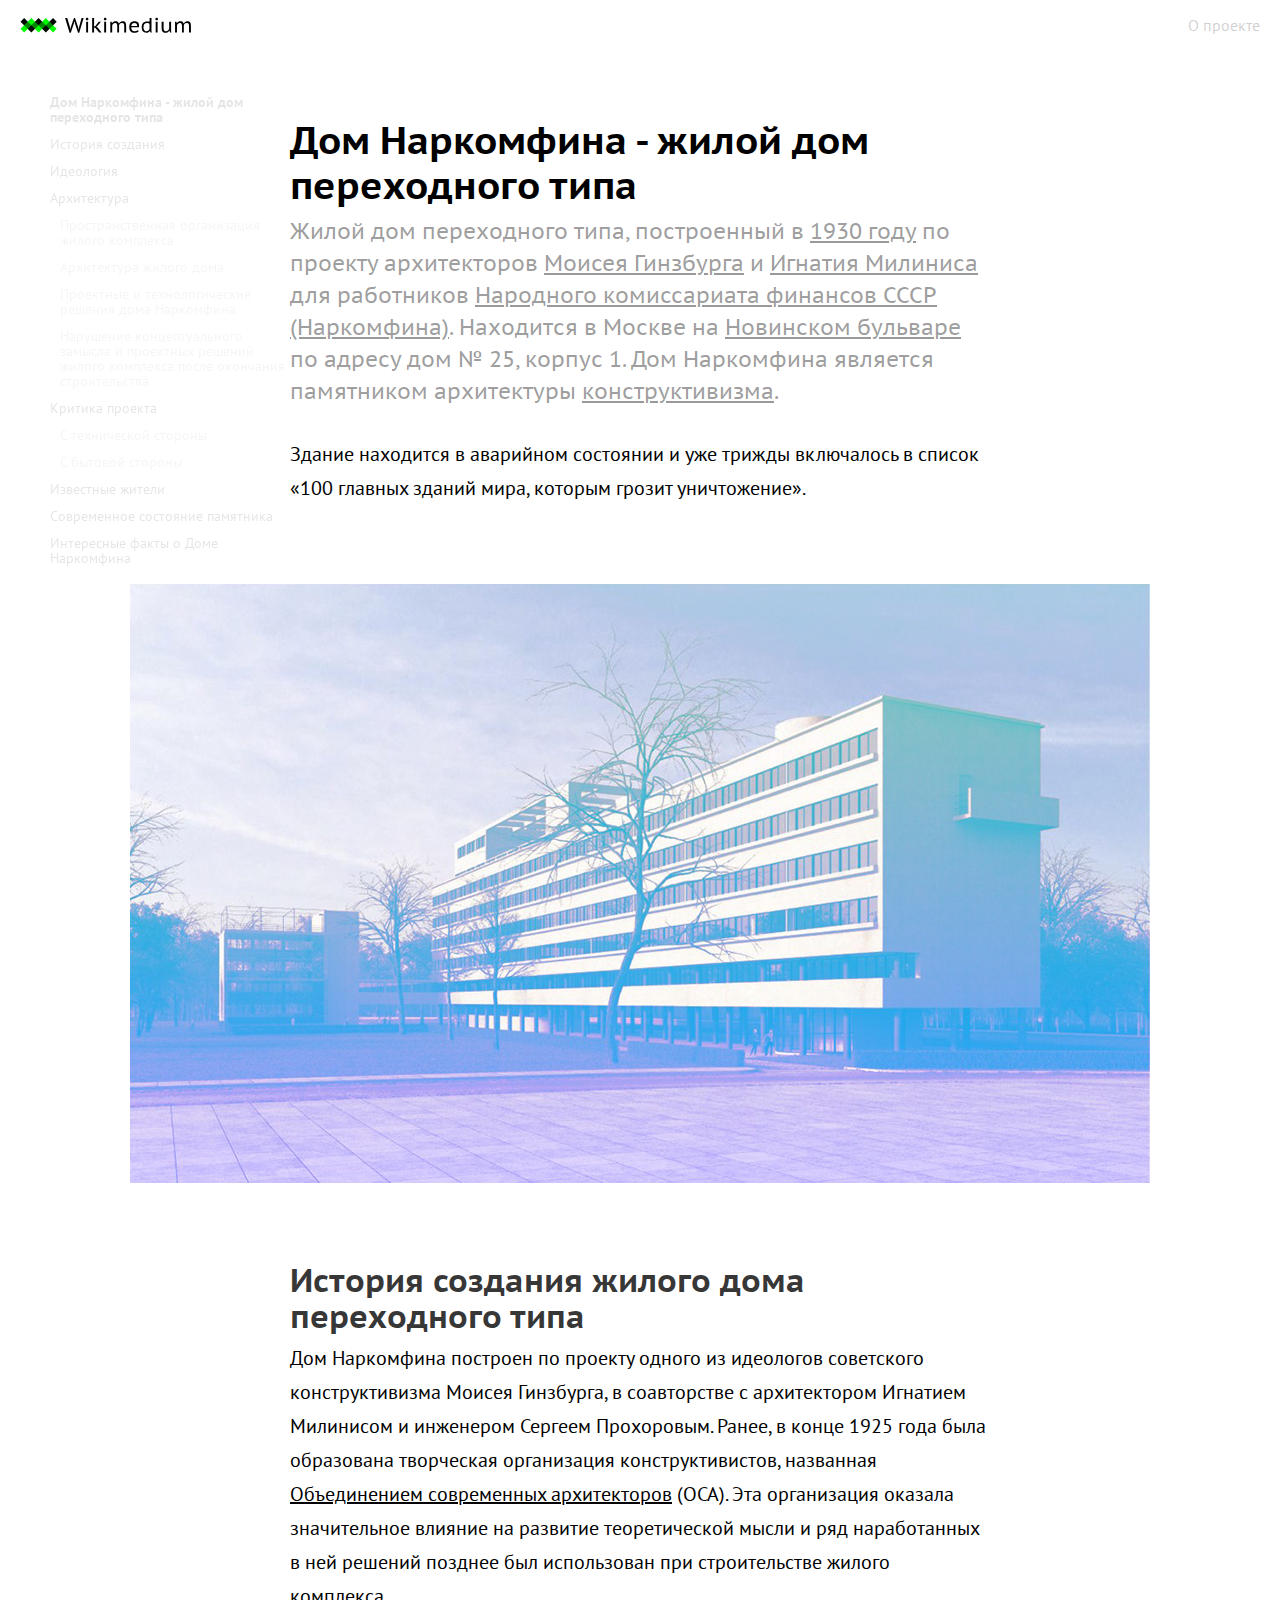
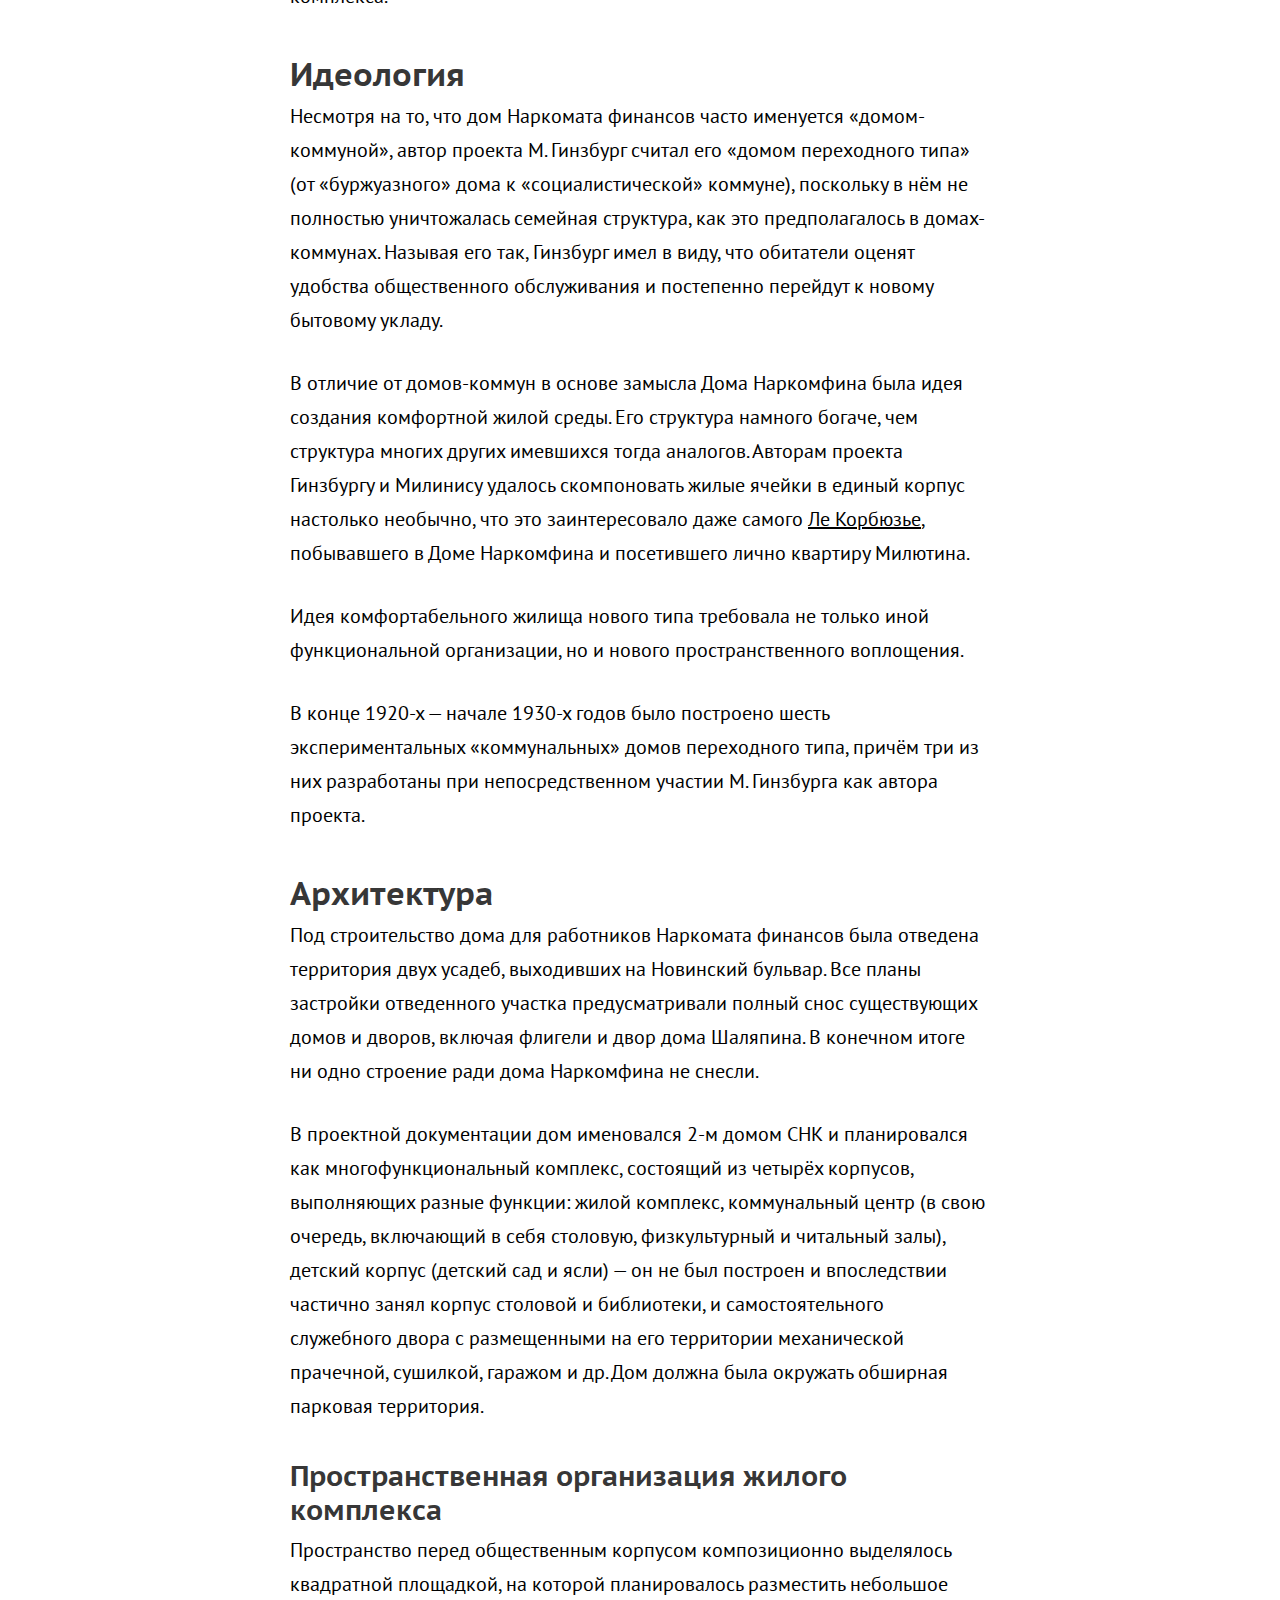
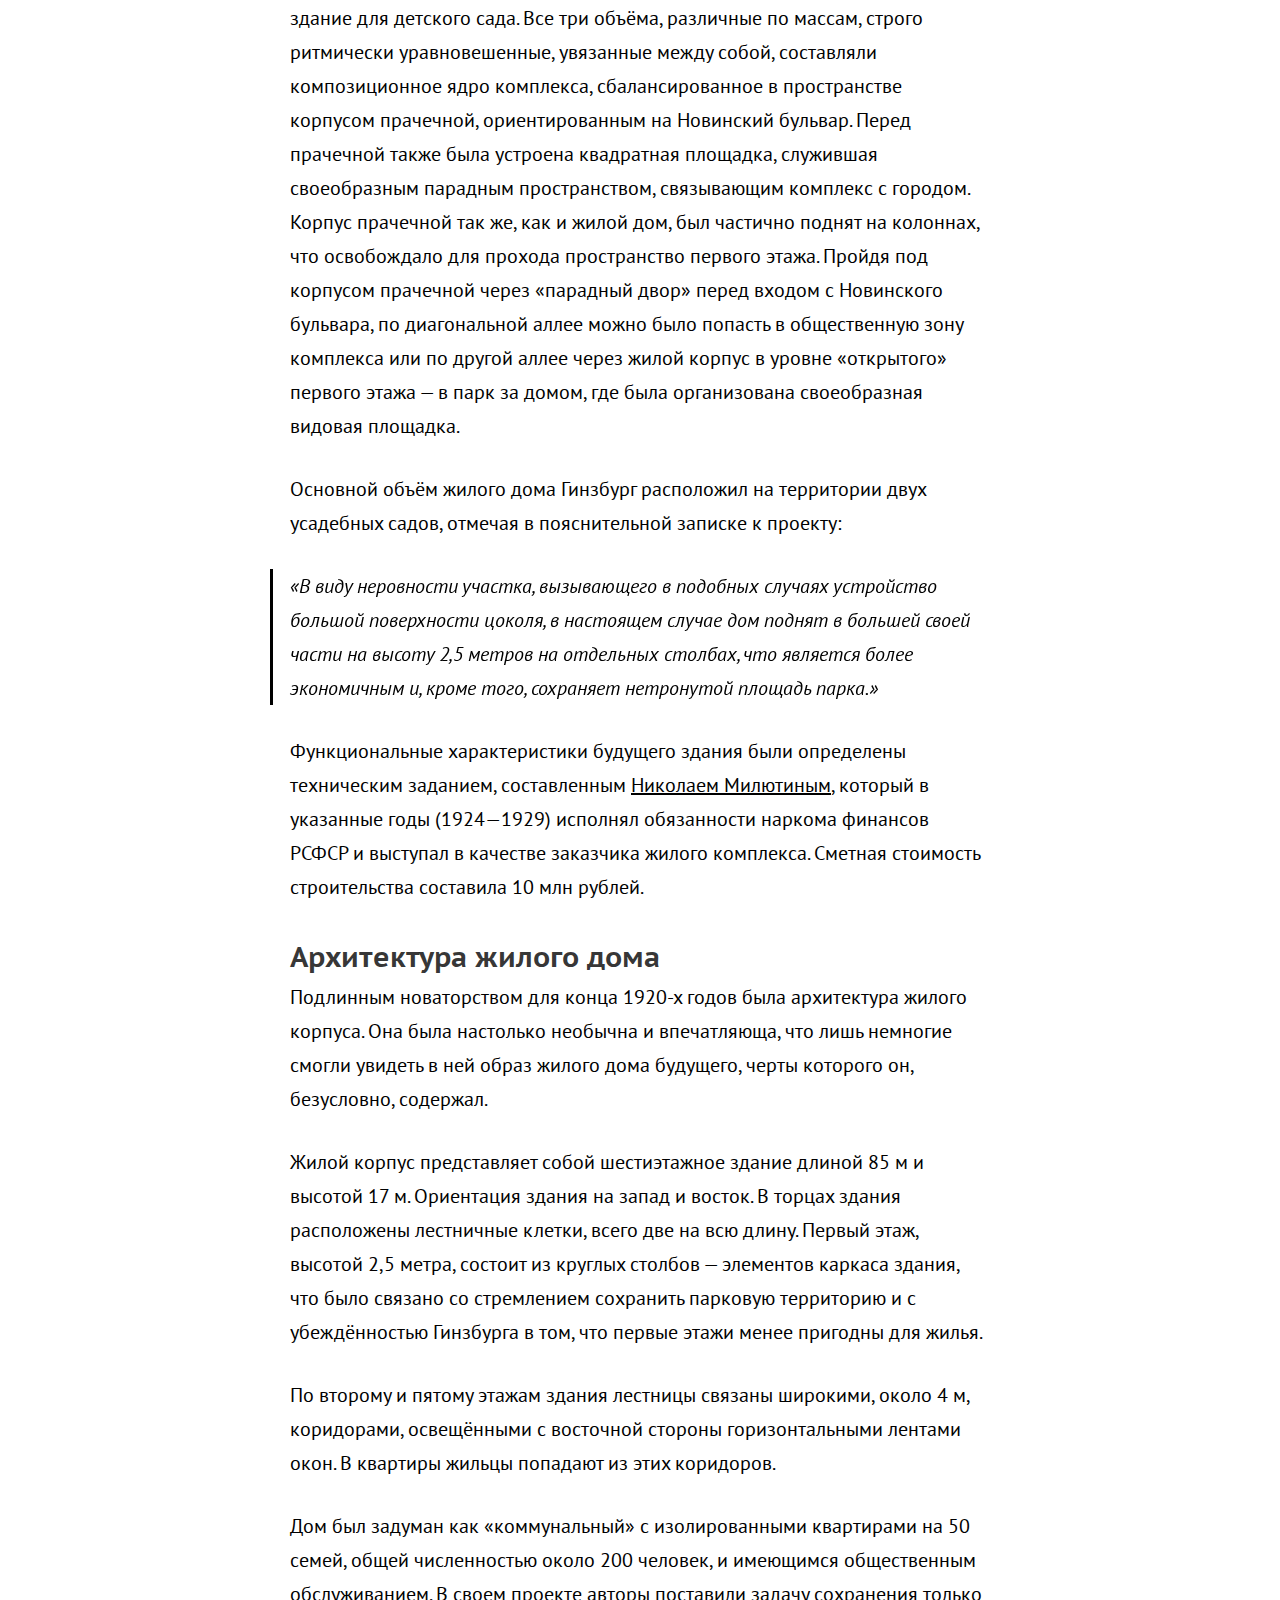
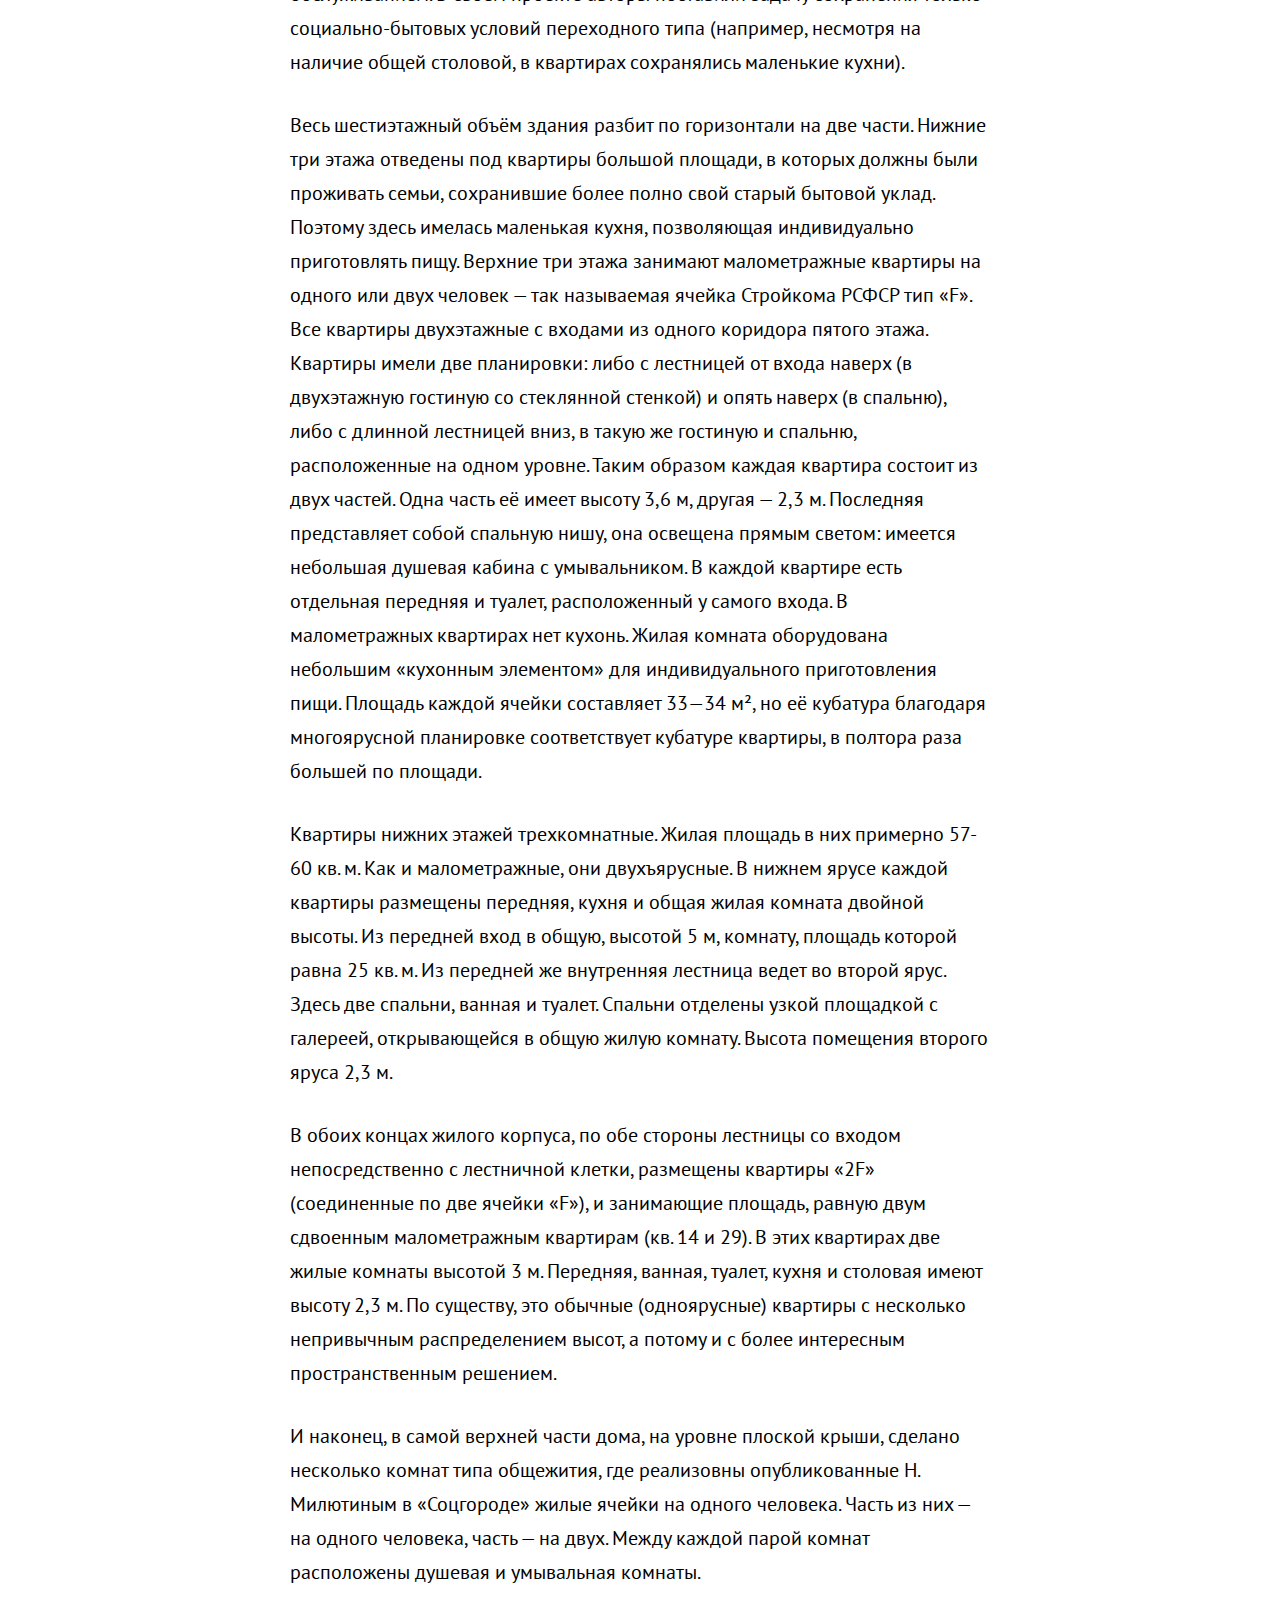
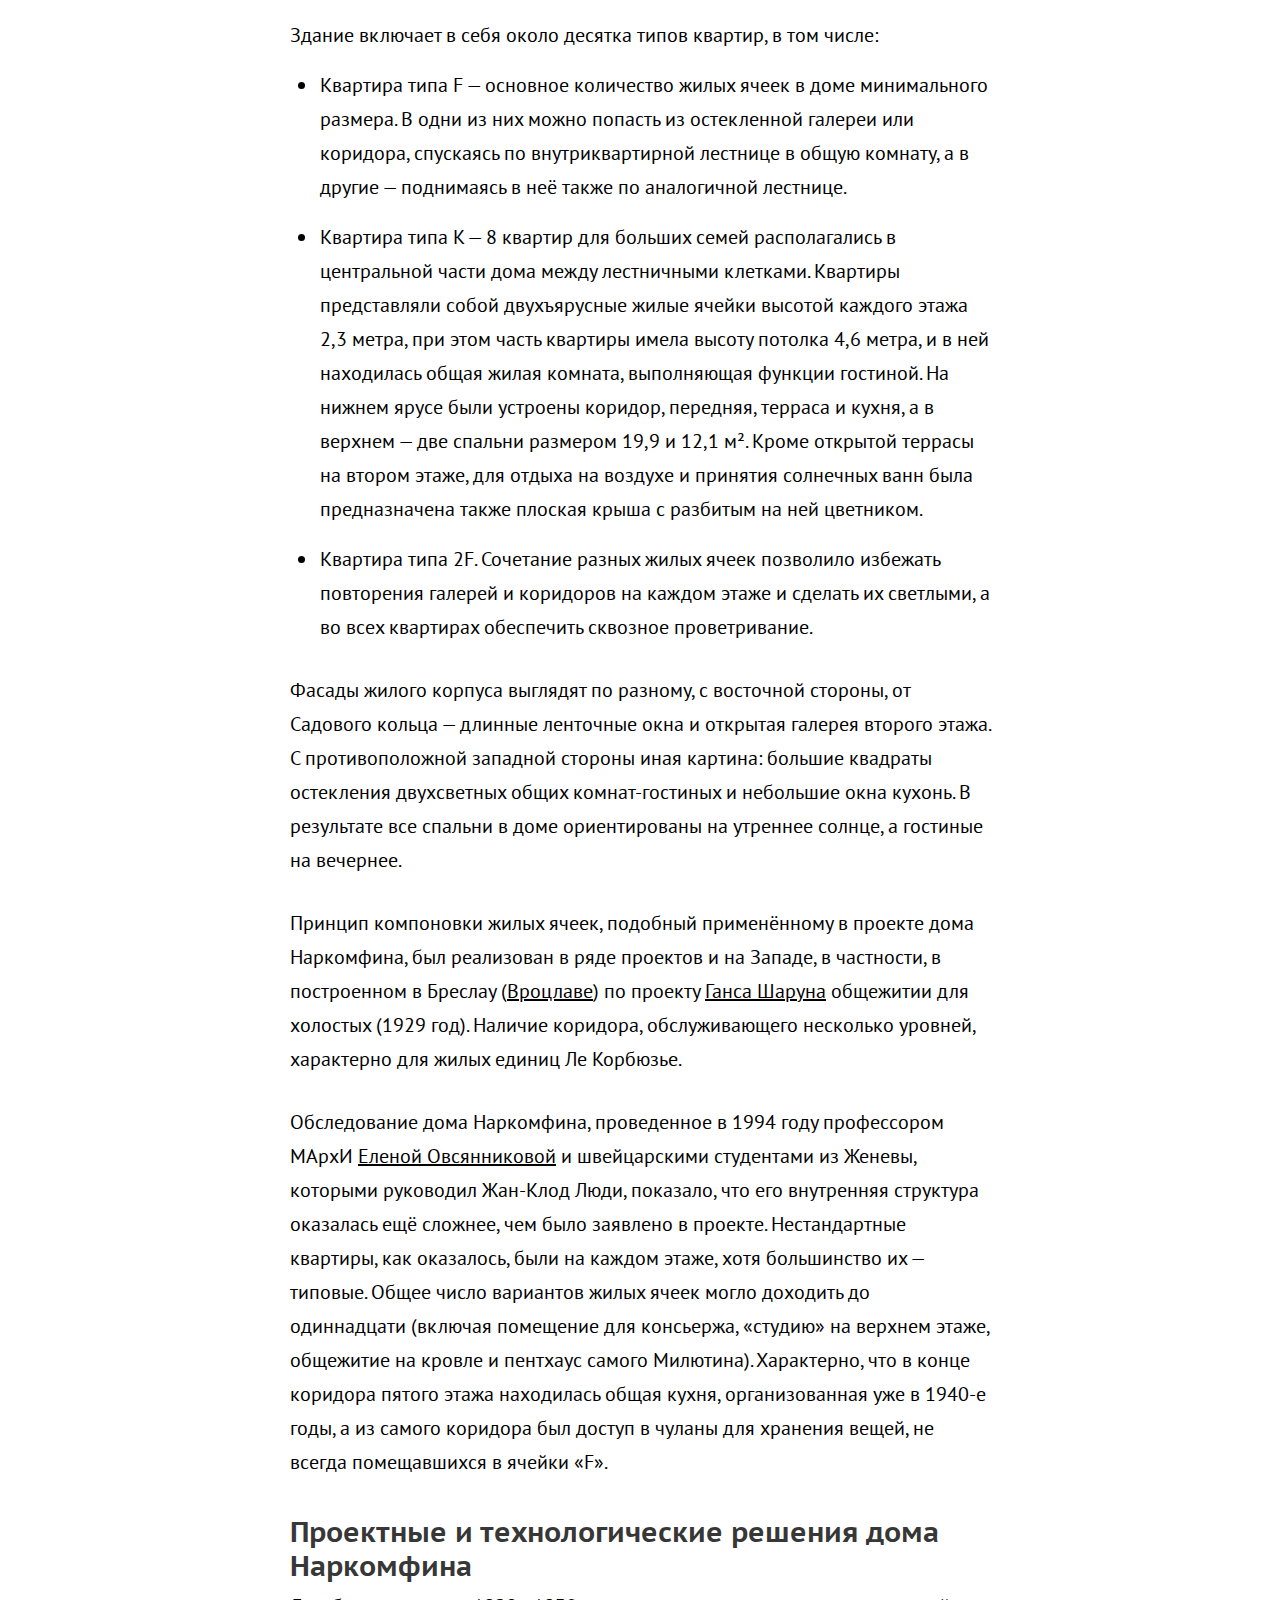
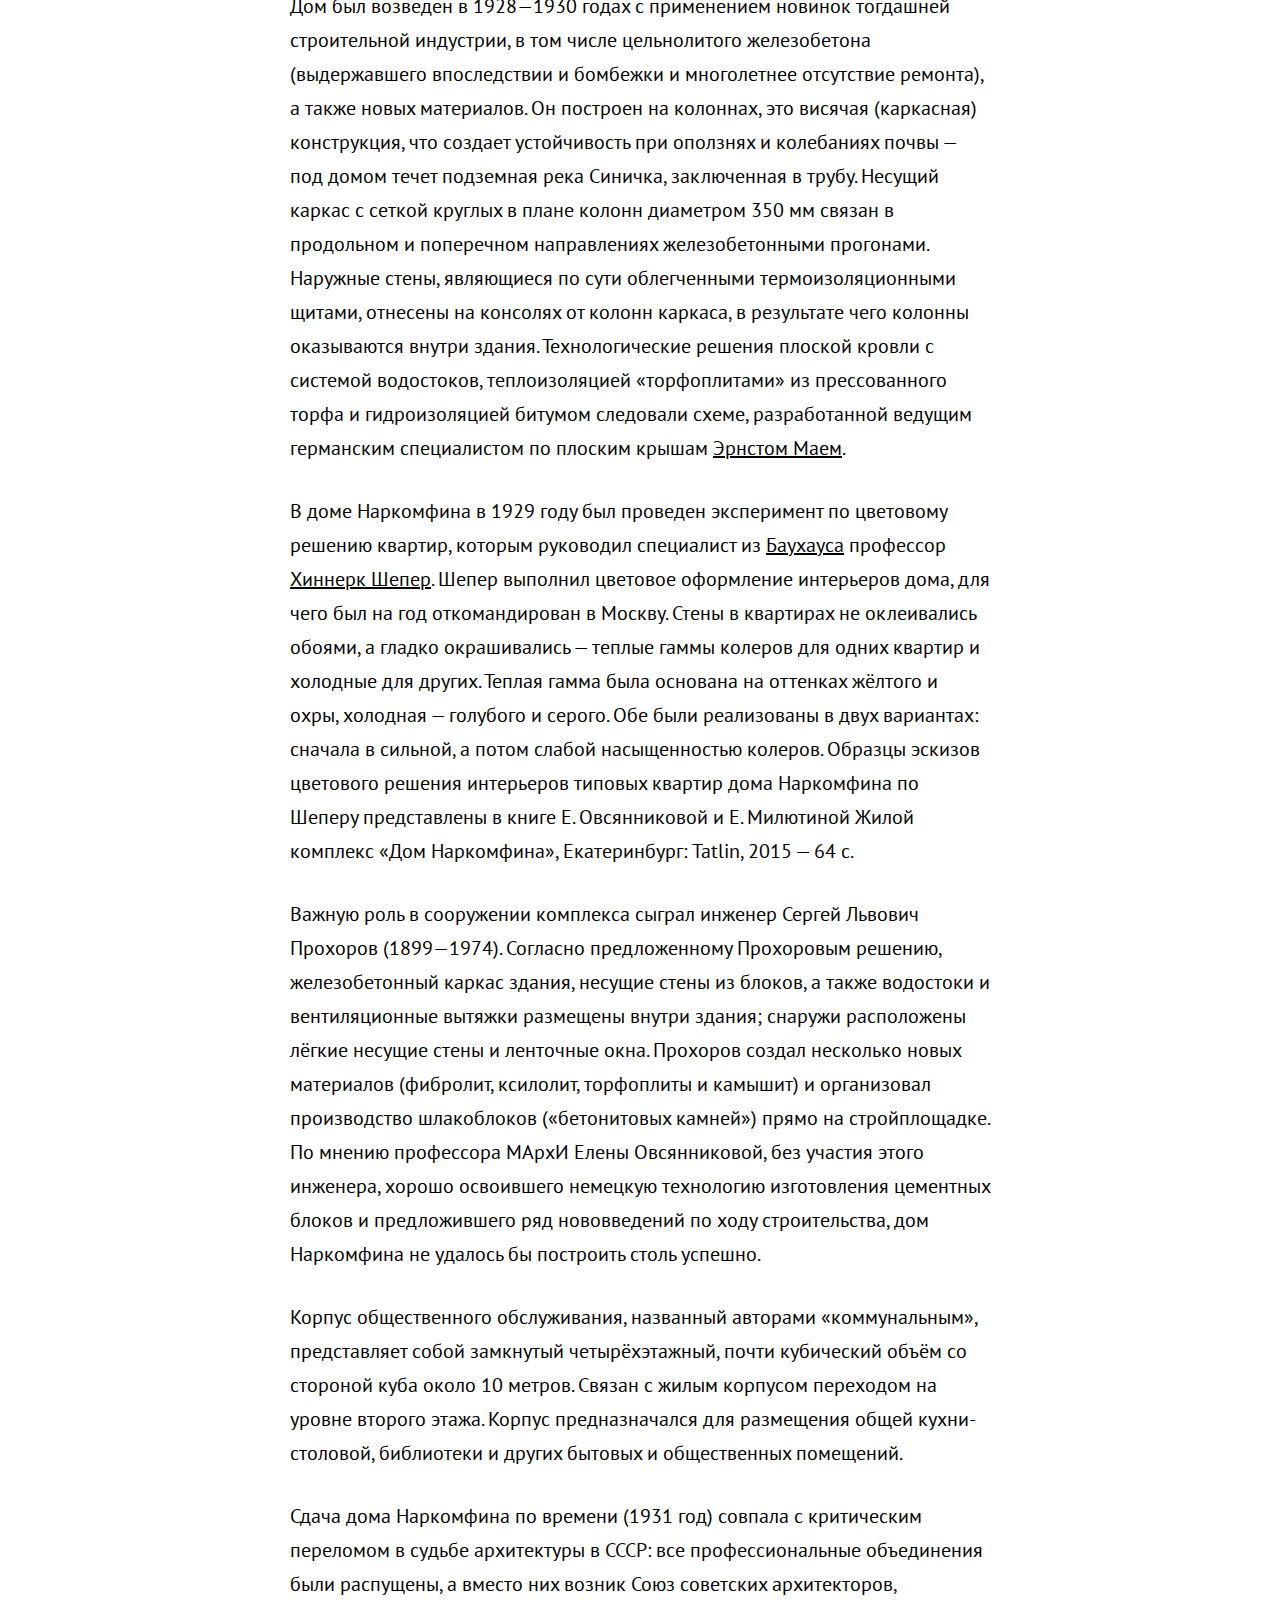
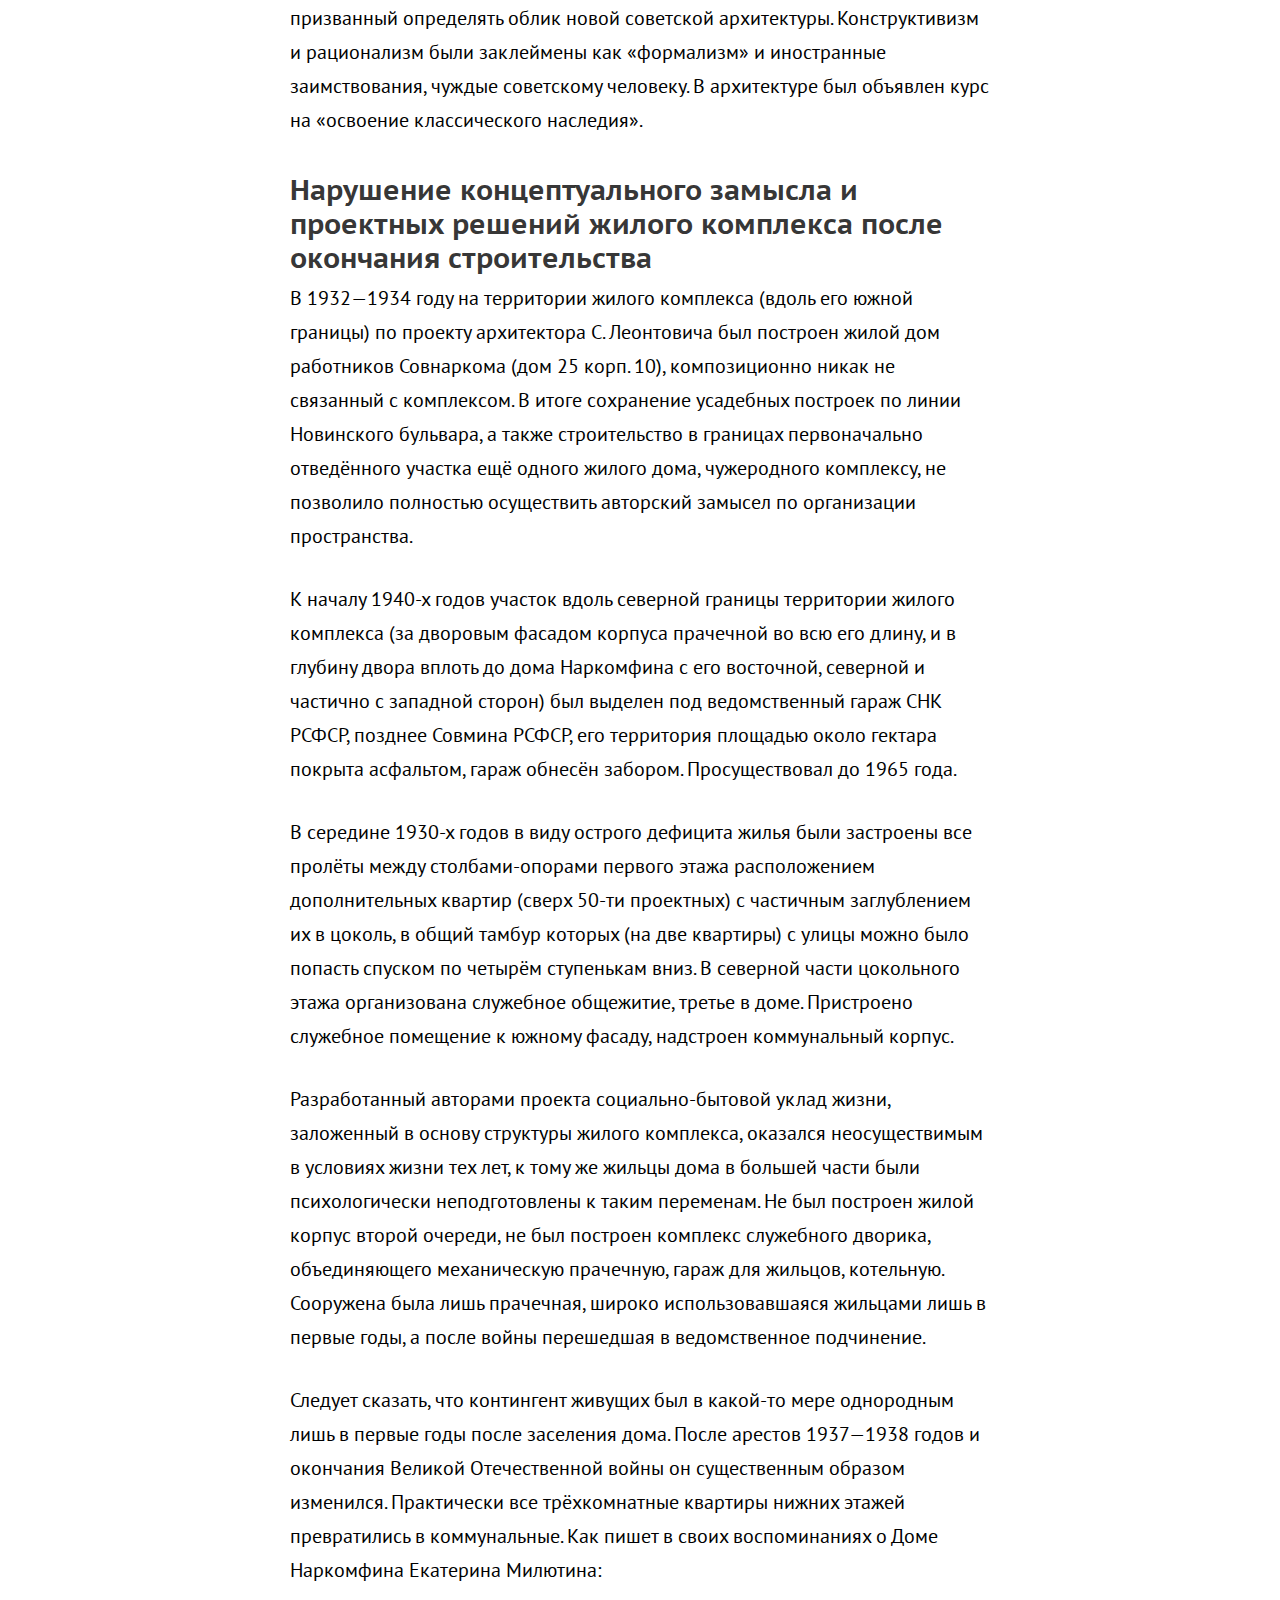
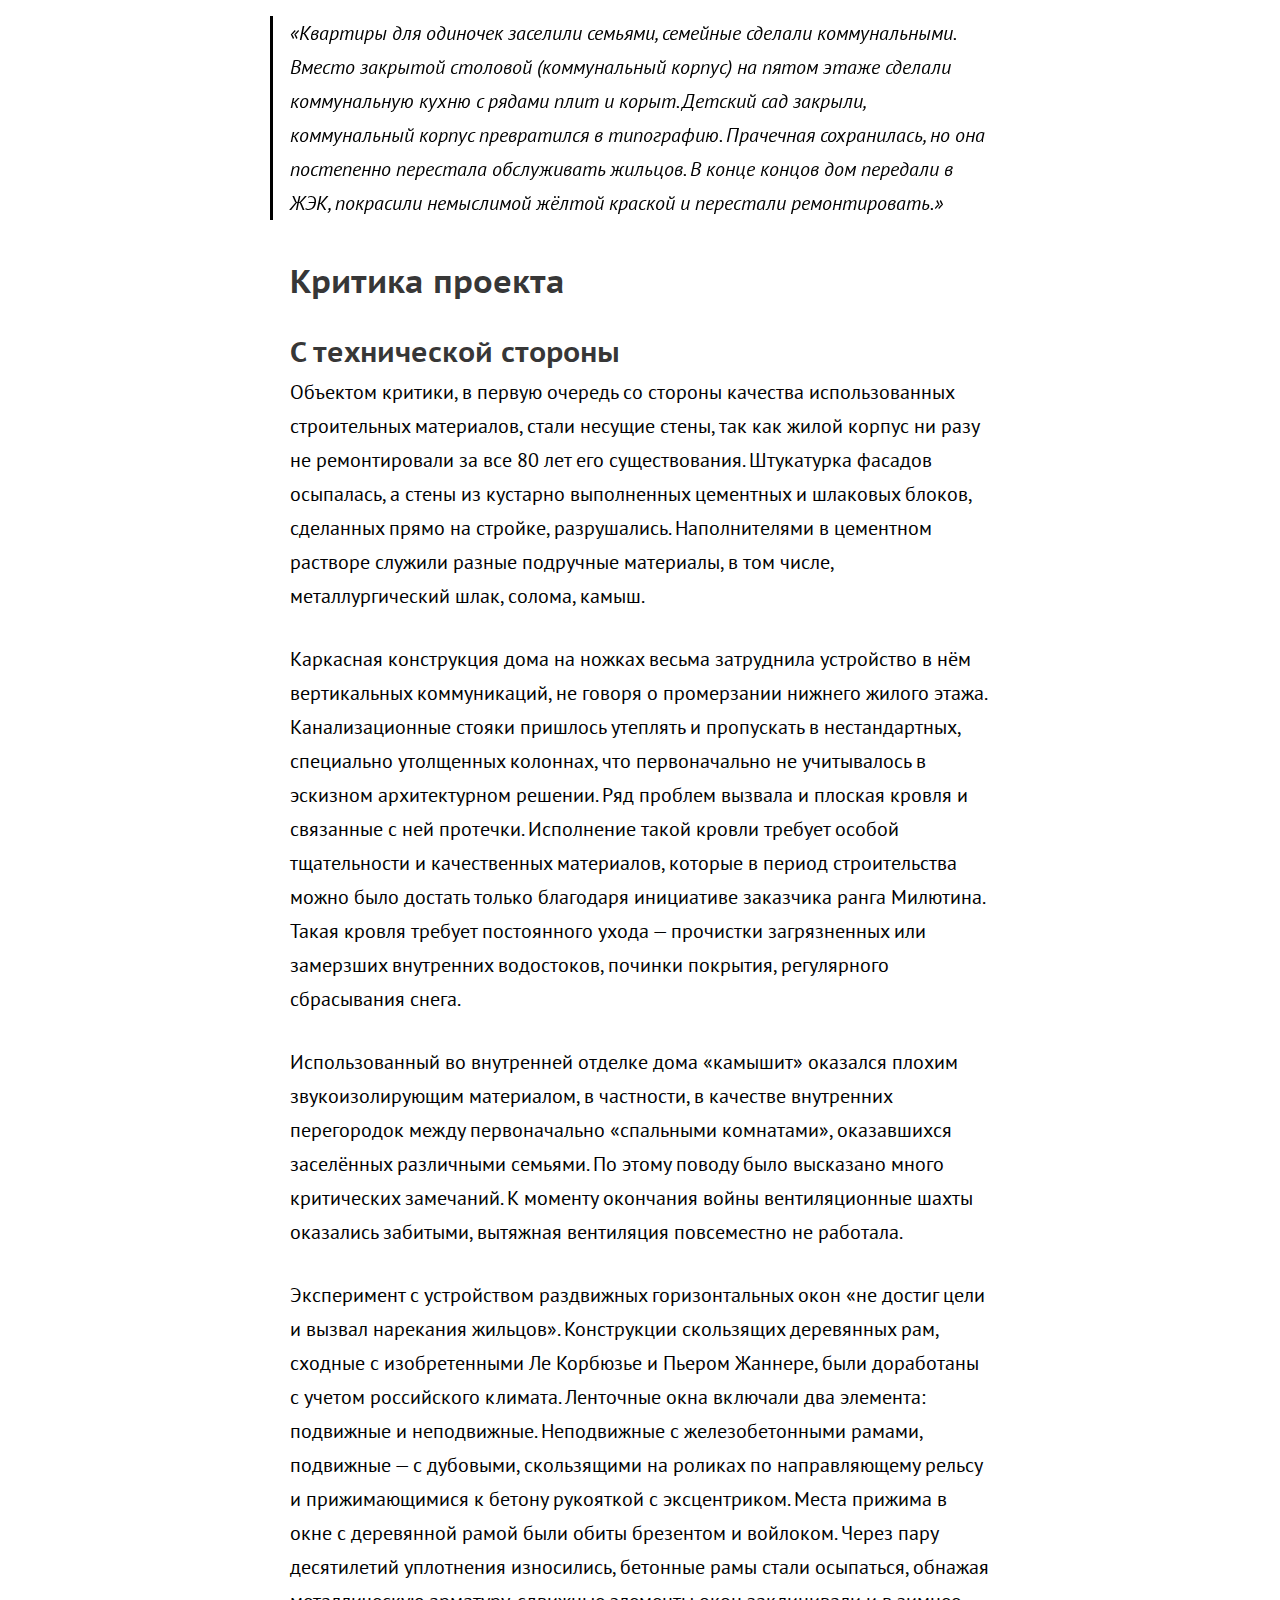
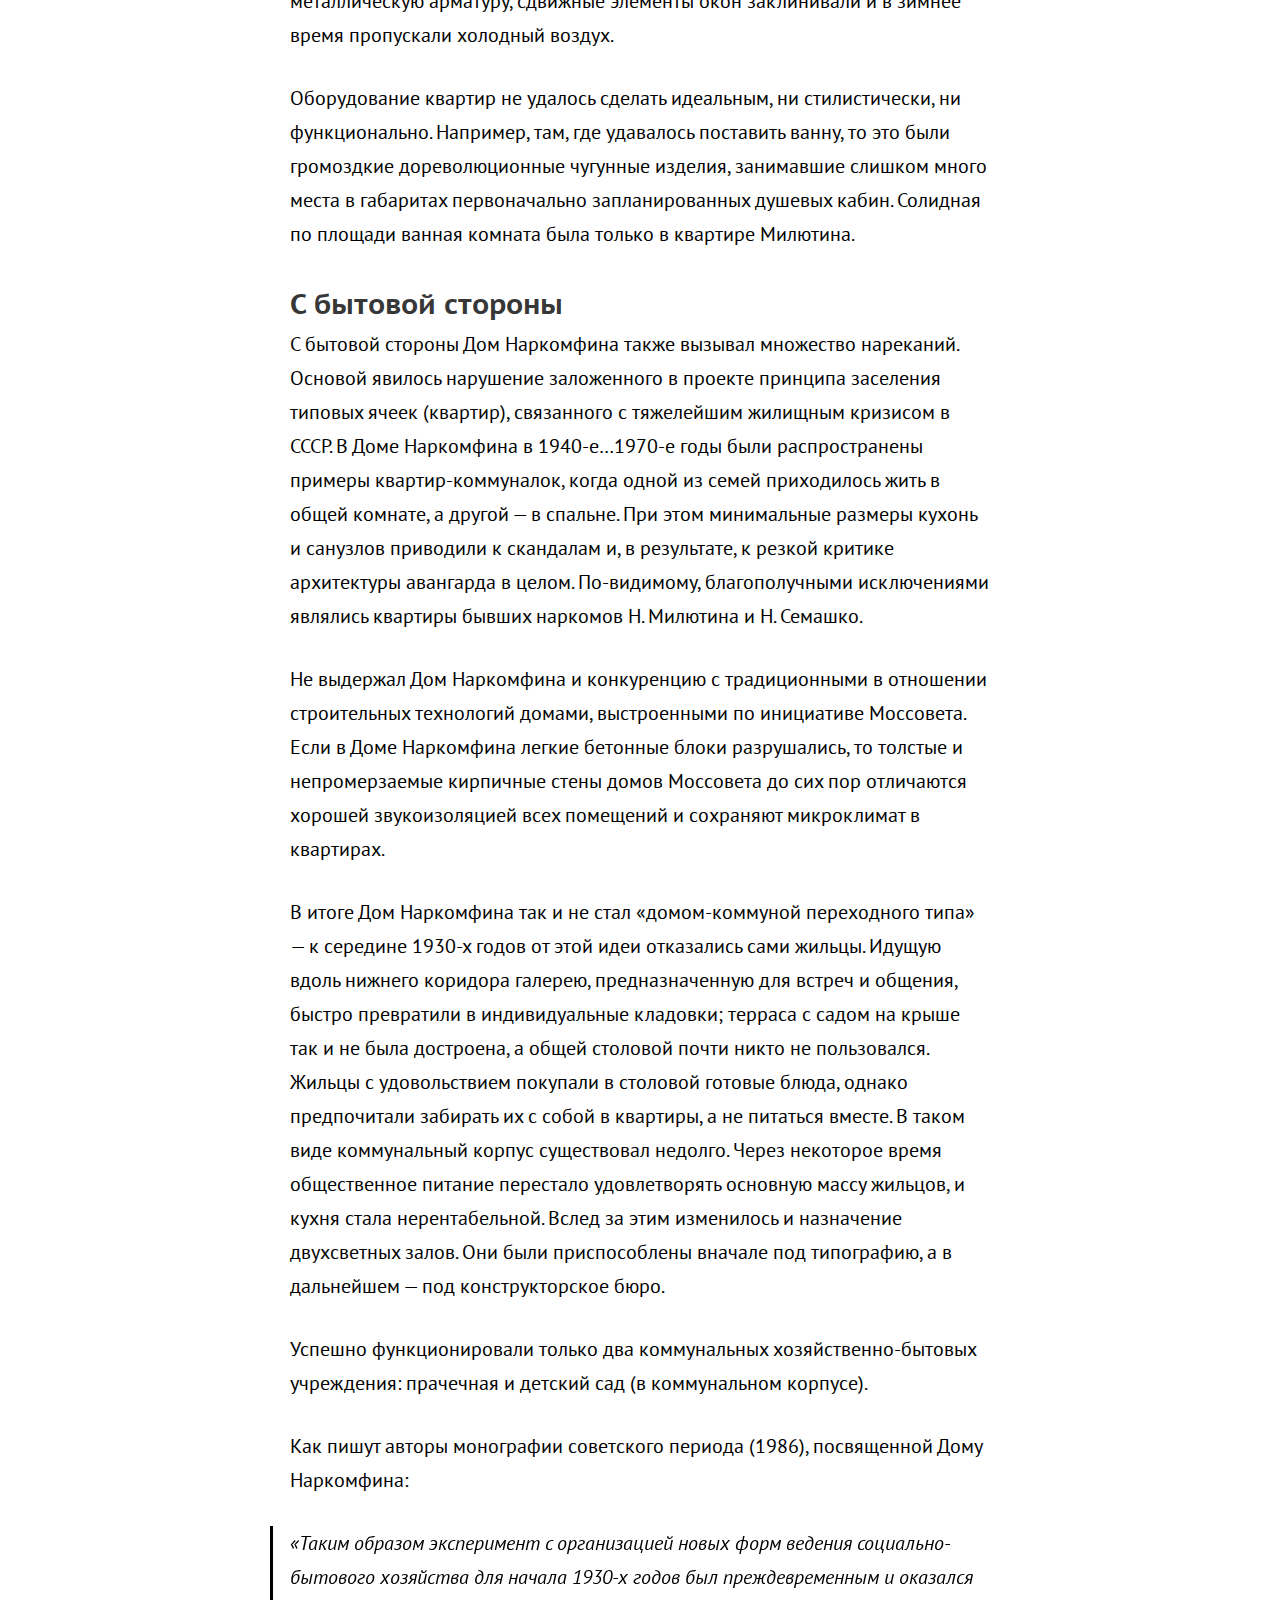
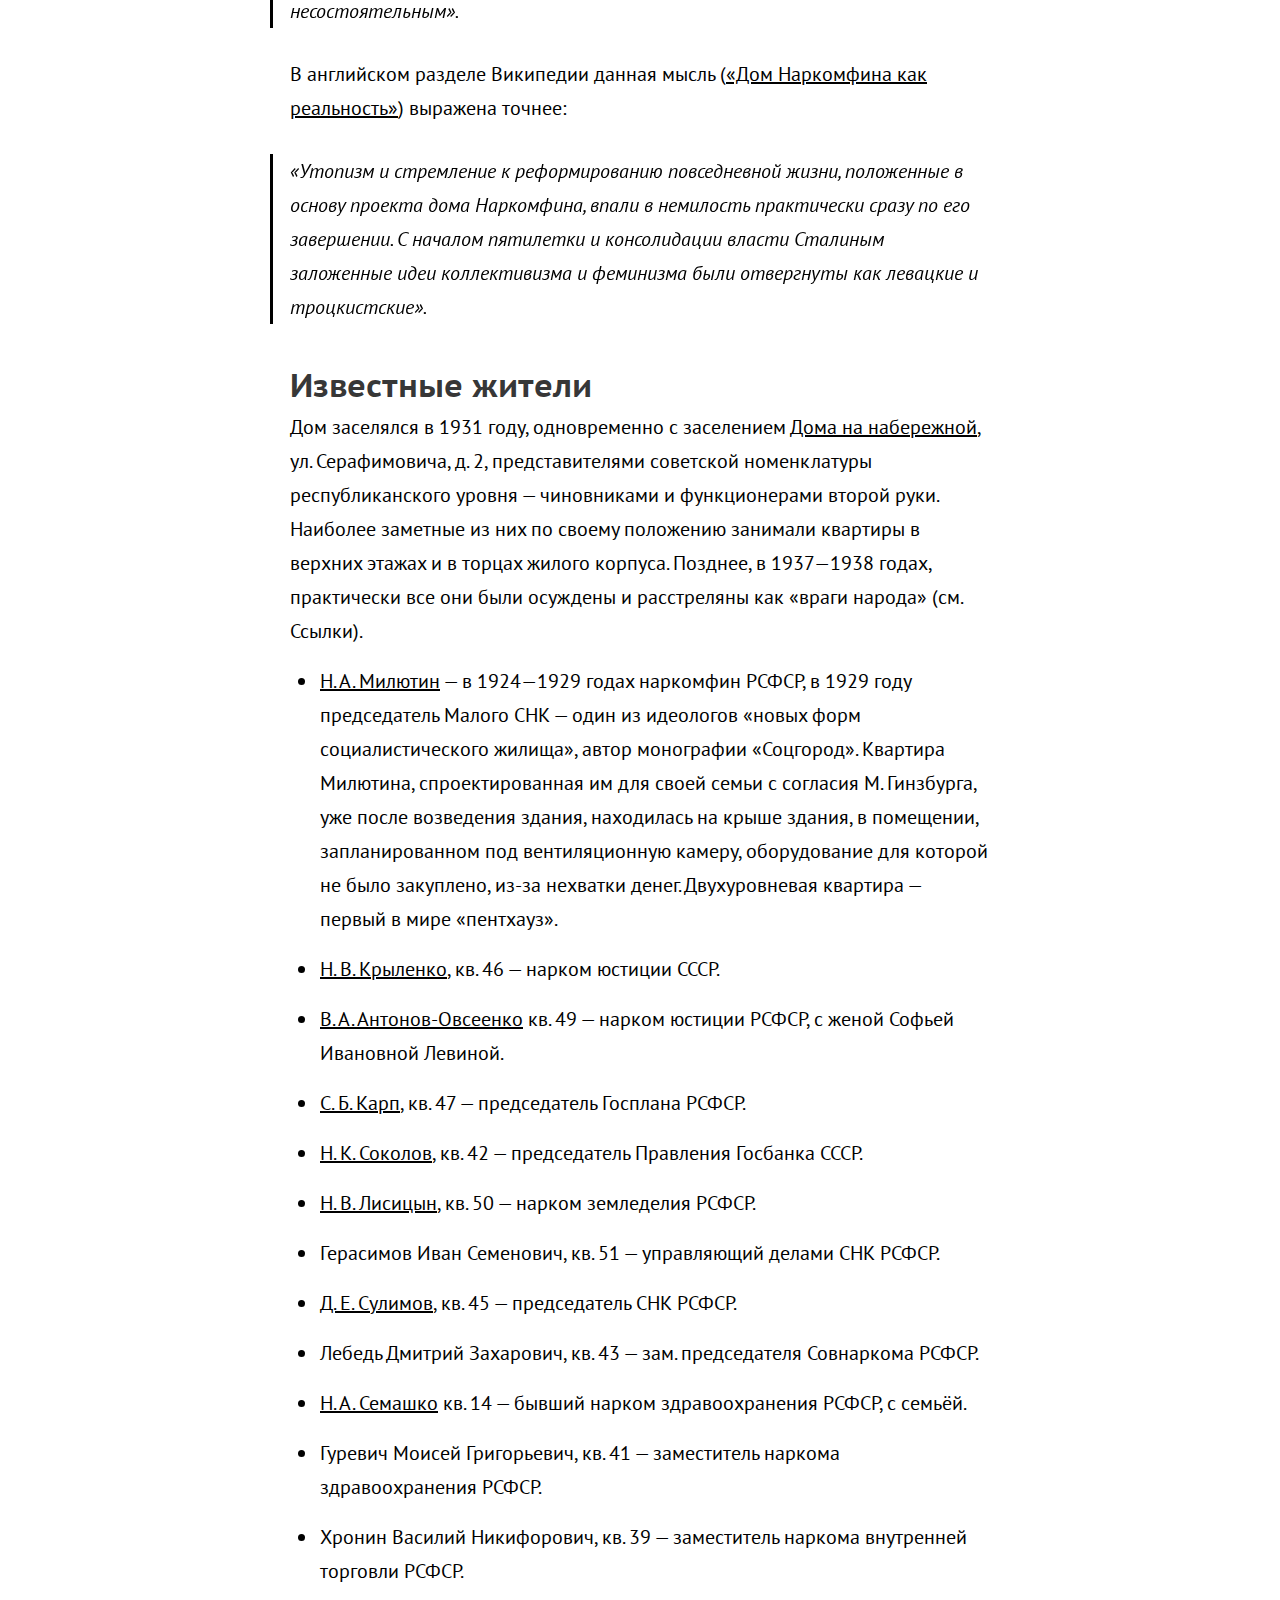
<file: posts/narkomfin.html>
<!DOCTYPE html>
<html>
  <head>
    <meta charset="utf-8">
    <title>Дом Наркомфина</title>
    <link rel="stylesheet" href="../stylesheets/style.css">
    <script src="../javascripts/jquery.js" charset="utf-8"></script>
    <script src="../javascripts/sidebar.js" charset="utf-8"></script>



  </head>
  <body>


    <nav class="menubar">
      <a class="logo" href="../posts.html"></a>
      <a class="about" href="../index.html">О проекте</a>
    </nav>

    <nav class="sidebar">
      <ul>
        <li>
          <a href="#s1">Дом Наркомфина - жилой дом переходного типа</a>
        </li>
        <li>
          <a href="#s2">История создания</a>
        </li>

        <li>
          <a href="#s3">Идеология</a>
        </li>

        <li>
          <a href="#s4">Архитектура</a>

          <ul>
            <li>
              <a href="#s4s1">Пространственная организация жилого комплекса</a>
            </li>

            <li>
              <a href="#s4s2">Архитектура жилого дома</a>
            </li>

            <li>
              <a href="#s4s3">Проектные и технологические решения дома Наркомфина</a>
            </li>

            <li>
              <a href="#s4s4">Нарушение концептуального замысла и проектных решений жилого комплекса после окончания строительства</a>
            </li>

          </ul>

        </li>

        <li>
          <a href="#s5">Критика проекта</a>
        </li>

        <ul>
          <li>
            <a href="#s5s1">С технической стороны</a>
          </li>

          <li>
            <a href="#s5s2">С бытовой стороны</a>
          </li>
        </ul>


        <li>
          <a href="#s6">Известные жители</a>
        </li>

        <li>
          <a href="#s7">Современное состояние памятника</a>
        </li>

        <li>
          <a href="#s8">Интересные факты о Доме Наркомфина</a>
        </li>

      </ul>
    </nav>


        <article>
          <h1 id="s1">Дом Наркомфина - жилой дом переходного типа</h1>
          <p>Жилой дом переходного типа, построенный в <a href="https://ru.wikipedia.org/wiki/1930_%D0%B3%D0%BE%D0%B4">1930 году</a> по проекту архитекторов <a href="https://ru.wikipedia.org/wiki/%D0%93%D0%B8%D0%BD%D0%B7%D0%B1%D1%83%D1%80%D0%B3,_%D0%9C%D0%BE%D0%B8%D1%81%D0%B5%D0%B9_%D0%AF%D0%BA%D0%BE%D0%B2%D0%BB%D0%B5%D0%B2%D0%B8%D1%87">Моисея Гинзбурга</a> и <a href="https://ru.wikipedia.org/wiki/%D0%9C%D0%B8%D0%BB%D0%B8%D0%BD%D0%B8%D1%81,_%D0%98%D0%B3%D0%BD%D0%B0%D1%82%D0%B8%D0%B9_%D0%A4%D1%80%D0%B0%D0%BD%D1%86%D0%B5%D0%B2%D0%B8%D1%87">Игнатия Милиниса</a> для работников <a href="https://ru.wikipedia.org/wiki/%D0%9D%D0%B0%D1%80%D0%BE%D0%B4%D0%BD%D1%8B%D0%B9_%D0%BA%D0%BE%D0%BC%D0%B8%D1%81%D1%81%D0%B0%D1%80%D0%B8%D0%B0%D1%82_%D1%84%D0%B8%D0%BD%D0%B0%D0%BD%D1%81%D0%BE%D0%B2">Народного комиссариата финансов СССР (Наркомфина)</a>. Находится в Москве на <a href="https://ru.wikipedia.org/wiki/%D0%9D%D0%BE%D0%B2%D0%B8%D0%BD%D1%81%D0%BA%D0%B8%D0%B9_%D0%B1%D1%83%D0%BB%D1%8C%D0%B2%D0%B0%D1%80">Новинском бульваре</a> по адресу дом № 25, корпус 1. Дом Наркомфина является памятником архитектуры <a href="https://ru.wikipedia.org/wiki/%D0%9A%D0%BE%D0%BD%D1%81%D1%82%D1%80%D1%83%D0%BA%D1%82%D0%B8%D0%B2%D0%B8%D0%B7%D0%BC_(%D0%B8%D1%81%D0%BA%D1%83%D1%81%D1%81%D1%82%D0%B2%D0%BE)">конструктивизма</a>.</p>
          <p>Здание находится в аварийном состоянии и уже трижды включалось в список «100 главных зданий мира, которым грозит уничтожение».</p>

          <img src="../images/narkomfin.jpg" alt="Дом Наркомфина">



          <h2 id="s2">История создания жилого дома переходного типа</h2>
          <p>Дом Наркомфина построен по проекту одного из идеологов советского конструктивизма Моисея Гинзбурга, в соавторстве с архитектором Игнатием Милинисом и инженером Сергеем Прохоровым. Ранее, в конце 1925 года была образована творческая организация конструктивистов, названная <a href="https://ru.wikipedia.org/wiki/%D0%9E%D0%B1%D1%8A%D0%B5%D0%B4%D0%B8%D0%BD%D0%B5%D0%BD%D0%B8%D0%B5_%D1%81%D0%BE%D0%B2%D1%80%D0%B5%D0%BC%D0%B5%D0%BD%D0%BD%D1%8B%D1%85_%D0%B0%D1%80%D1%85%D0%B8%D1%82%D0%B5%D0%BA%D1%82%D0%BE%D1%80%D0%BE%D0%B2">Объединением современных архитекторов</a> (ОСА). Эта организация оказала значительное влияние на развитие теоретической мысли и ряд наработанных в ней решений позднее был использован при строительстве жилого комплекса.</p>

          <h2 id="s3">Идеология</h2>
          <p>Несмотря на то, что дом Наркомата финансов часто именуется «домом-коммуной», автор проекта М. Гинзбург считал его «домом переходного типа» (от «буржуазного» дома к «социалистической» коммуне), поскольку в нём не полностью уничтожалась семейная структура, как это предполагалось в домах-коммунах. Называя его так, Гинзбург имел в виду, что обитатели оценят удобства общественного обслуживания и постепенно перейдут к новому бытовому укладу.</p>
          <p>В отличие от домов-коммун в основе замысла Дома Наркомфина была идея создания комфортной жилой среды. Его структура намного богаче, чем структура многих других имевшихся тогда аналогов. Авторам проекта Гинзбургу и Милинису удалось скомпоновать жилые ячейки в единый корпус настолько необычно, что это заинтересовало даже самого <a href="https://ru.wikipedia.org/wiki/%D0%9B%D0%B5_%D0%9A%D0%BE%D1%80%D0%B1%D1%8E%D0%B7%D1%8C%D0%B5">Ле Корбюзье</a>, побывавшего в Доме Наркомфина и посетившего лично квартиру Милютина.</p>
          <p>Идея комфортабельного жилища нового типа требовала не только иной функциональной организации, но и нового пространственного воплощения.</p>
          <p>В конце 1920-х — начале 1930-х годов было построено шесть экспериментальных «коммунальных» домов переходного типа, причём три из них разработаны при непосредственном участии М. Гинзбурга как автора проекта.</p>

          <h2 id="s4">Архитектура</h2>
          <p>Под строительство дома для работников Наркомата финансов была отведена территория двух усадеб, выходивших на Новинский бульвар. Все планы застройки отведенного участка предусматривали полный снос существующих домов и дворов, включая флигели и двор дома Шаляпина. В конечном итоге ни одно строение ради дома Наркомфина не снесли.</p>
          <p>В проектной документации дом именовался 2-м домом СНК и планировался как многофункциональный комплекс, состоящий из четырёх корпусов, выполняющих разные функции: жилой комплекс, коммунальный центр (в свою очередь, включающий в себя столовую, физкультурный и читальный залы), детский корпус (детский сад и ясли) — он не был построен и впоследствии частично занял корпус столовой и библиотеки, и самостоятельного служебного двора с размещенными на его территории механической прачечной, сушилкой, гаражом и др. Дом должна была окружать обширная парковая территория.</p>

          <h3 id="s4s1">Пространственная организация жилого комплекса</h3>
          <p>Пространство перед общественным корпусом композиционно выделялось квадратной площадкой, на которой планировалось разместить небольшое здание для детского сада. Все три объёма, различные по массам, строго ритмически уравновешенные, увязанные между собой, составляли композиционное ядро комплекса, сбалансированное в пространстве корпусом прачечной, ориентированным на Новинский бульвар. Перед прачечной также была устроена квадратная площадка, служившая своеобразным парадным пространством, связывающим комплекс с городом. Корпус прачечной так же, как и жилой дом, был частично поднят на колоннах, что освобождало для прохода пространство первого этажа. Пройдя под корпусом прачечной через «парадный двор» перед входом с Новинского бульвара, по диагональной аллее можно было попасть в общественную зону комплекса или по другой аллее через жилой корпус в уровне «открытого» первого этажа — в парк за домом, где была организована своеобразная видовая площадка.</p>
          <p>Основной объём жилого дома Гинзбург расположил на территории двух усадебных садов, отмечая в пояснительной записке к проекту:</p>
          <blockquote>&laquo;В виду неровности участка, вызывающего в подобных случаях устройство большой поверхности цоколя, в настоящем случае дом поднят в большей своей части на высоту 2,5 метров на отдельных столбах, что является более экономичным и, кроме того, сохраняет нетронутой площадь парка.&raquo;</blockquote>
          <p>Функциональные характеристики будущего здания были определены техническим заданием, составленным <a href="https://ru.wikipedia.org/wiki/%D0%9C%D0%B8%D0%BB%D1%8E%D1%82%D0%B8%D0%BD,_%D0%9D%D0%B8%D0%BA%D0%BE%D0%BB%D0%B0%D0%B9_%D0%90%D0%BB%D0%B5%D0%BA%D1%81%D0%B0%D0%BD%D0%B4%D1%80%D0%BE%D0%B2%D0%B8%D1%87">Николаем Милютиным</a>, который в указанные годы (1924—1929) исполнял обязанности наркома финансов РСФСР и выступал в качестве заказчика жилого комплекса. Сметная стоимость строительства составила 10 млн рублей.</p>

          <h3 id="s4s2">Архитектура жилого дома</h3>
          <p>Подлинным новаторством для конца 1920-х годов была архитектура жилого корпуса. Она была настолько необычна и впечатляюща, что лишь немногие смогли увидеть в ней образ жилого дома будущего, черты которого он, безусловно, содержал.</p>
          <p>Жилой корпус представляет собой шестиэтажное здание длиной 85 м и высотой 17 м. Ориентация здания на запад и восток. В торцах здания расположены лестничные клетки, всего две на всю длину. Первый этаж, высотой 2,5 метра, состоит из круглых столбов — элементов каркаса здания, что было связано со стремлением сохранить парковую территорию и с убеждённостью Гинзбурга в том, что первые этажи менее пригодны для жилья.</p>
          <p>По второму и пятому этажам здания лестницы связаны широкими, около 4 м, коридорами, освещёнными с восточной стороны горизонтальными лентами окон. В квартиры жильцы попадают из этих коридоров.</p>
          <p>Дом был задуман как «коммунальный» с изолированными квартирами на 50 семей, общей численностью около 200 человек, и имеющимся общественным обслуживанием. В своем проекте авторы поставили задачу сохранения только социально-бытовых условий переходного типа (например, несмотря на наличие общей столовой, в квартирах сохранялись маленькие кухни).</p>
          <p>Весь шестиэтажный объём здания разбит по горизонтали на две части. Нижние три этажа отведены под квартиры большой площади, в которых должны были проживать семьи, сохранившие более полно свой старый бытовой уклад. Поэтому здесь имелась маленькая кухня, позволяющая индивидуально приготовлять пищу. Верхние три этажа занимают малометражные квартиры на одного или двух человек — так называемая ячейка Стройкома РСФСР тип «F». Все квартиры двухэтажные с входами из одного коридора пятого этажа. Квартиры имели две планировки: либо с лестницей от входа наверх (в двухэтажную гостиную со стеклянной стенкой) и опять наверх (в спальню), либо с длинной лестницей вниз, в такую же гостиную и спальню, расположенные на одном уровне. Таким образом каждая квартира состоит из двух частей. Одна часть её имеет высоту 3,6 м, другая — 2,3 м. Последняя представляет собой спальную нишу, она освещена прямым светом: имеется небольшая душевая кабина с умывальником. В каждой квартире есть отдельная передняя и туалет, расположенный у самого входа. В малометражных квартирах нет кухонь. Жилая комната оборудована небольшим «кухонным элементом» для индивидуального приготовления пищи. Площадь каждой ячейки составляет 33—34 м², но её кубатура благодаря многоярусной планировке соответствует кубатуре квартиры, в полтора раза большей по площади.</p>
          <p>Квартиры нижних этажей трехкомнатные. Жилая площадь в них примерно 57-60 кв. м. Как и малометражные, они двухъярусные. В нижнем ярусе каждой квартиры размещены передняя, кухня и общая жилая комната двойной высоты. Из передней вход в общую, высотой 5 м, комнату, площадь которой равна 25 кв. м. Из передней же внутренняя лестница ведет во второй ярус. Здесь две спальни, ванная и туалет. Спальни отделены узкой площадкой с галереей, открывающейся в общую жилую комнату. Высота помещения второго яруса 2,3 м.</p>
          <p>В обоих концах жилого корпуса, по обе стороны лестницы со входом непосредственно с лестничной клетки, размещены квартиры «2F» (соединенные по две ячейки «F»), и занимающие площадь, равную двум сдвоенным малометражным квартирам (кв. 14 и 29). В этих квартирах две жилые комнаты высотой 3 м. Передняя, ванная, туалет, кухня и столовая имеют высоту 2,3 м. По существу, это обычные (одноярусные) квартиры с несколько непривычным распределением высот, а потому и с более интересным пространственным решением.</p>
          <p>И наконец, в самой верхней части дома, на уровне плоской крыши, сделано несколько комнат типа общежития, где реализовны опубликованные Н. Милютиным в «Соцгороде» жилые ячейки на одного человека. Часть из них — на одного человека, часть — на двух. Между каждой парой комнат расположены душевая и умывальная комнаты.</p>
          <p>Здание включает в себя около десятка типов квартир, в том числе:</p>

          <ul>
            <li>Квартира типа F — основное количество жилых ячеек в доме минимального размера. В одни из них можно попасть из остекленной галереи или коридора, спускаясь по внутриквартирной лестнице в общую комнату, а в другие — поднимаясь в неё также по аналогичной лестнице.</li>
            <li>Квартира типа K — 8 квартир для больших семей располагались в центральной части дома между лестничными клетками. Квартиры представляли собой двухъярусные жилые ячейки высотой каждого этажа 2,3 метра, при этом часть квартиры имела высоту потолка 4,6 метра, и в ней находилась общая жилая комната, выполняющая функции гостиной. На нижнем ярусе были устроены коридор, передняя, терраса и кухня, а в верхнем — две спальни размером 19,9 и 12,1 м². Кроме открытой террасы на втором этаже, для отдыха на воздухе и принятия солнечных ванн была предназначена также плоская крыша с разбитым на ней цветником.</li>
            <li>Квартира типа 2F. Сочетание разных жилых ячеек позволило избежать повторения галерей и коридоров на каждом этаже и сделать их светлыми, а во всех квартирах обеспечить сквозное проветривание.</li>
          </ul>

          <p>Фасады жилого корпуса выглядят по разному, с восточной стороны, от Садового кольца — длинные ленточные окна и открытая галерея второго этажа. С противоположной западной стороны иная картина: большие квадраты остекления двухсветных общих комнат-гостиных и небольшие окна кухонь. В результате все спальни в доме ориентированы на утреннее солнце, а гостиные на вечернее.</p>
          <p>Принцип компоновки жилых ячеек, подобный применённому в проекте дома Наркомфина, был реализован в ряде проектов и на Западе, в частности, в построенном в Бреслау (<a href="https://ru.wikipedia.org/wiki/%D0%92%D1%80%D0%BE%D1%86%D0%BB%D0%B0%D0%B2">Вроцлаве</a>) по проекту <a href="https://ru.wikipedia.org/wiki/%D0%A8%D0%B0%D1%80%D1%83%D0%BD,_%D0%93%D0%B0%D0%BD%D1%81_%D0%91%D0%B5%D1%80%D0%BD%D1%85%D0%B0%D1%80%D0%B4">Ганса Шаруна</a> общежитии для холостых (1929 год). Наличие коридора, обслуживающего несколько уровней, характерно для жилых единиц Ле Корбюзье.</p>
          <p>Обследование дома Наркомфина, проведенное в 1994 году профессором МАрхИ <a href="https://ru.wikipedia.org/wiki/%D0%9E%D0%B2%D1%81%D1%8F%D0%BD%D0%BD%D0%B8%D0%BA%D0%BE%D0%B2%D0%B0,_%D0%95%D0%BB%D0%B5%D0%BD%D0%B0_%D0%91%D0%BE%D1%80%D0%B8%D1%81%D0%BE%D0%B2%D0%BD%D0%B0">Еленой Овсянниковой</a> и швейцарскими студентами из Женевы, которыми руководил Жан-Клод Люди, показало, что его внутренняя структура оказалась ещё сложнее, чем было заявлено в проекте. Нестандартные квартиры, как оказалось, были на каждом этаже, хотя большинство их — типовые. Общее число вариантов жилых ячеек могло доходить до одиннадцати (включая помещение для консьержа, «студию» на верхнем этаже, общежитие на кровле и пентхаус самого Милютина). Характерно, что в конце коридора пятого этажа находилась общая кухня, организованная уже в 1940-е годы, а из самого коридора был доступ в чуланы для хранения вещей, не всегда помещавшихся в ячейки «F».</p>

          <h3 id="s4s3">Проектные и технологические решения дома Наркомфина</h3>
          <p>Дом был возведен в 1928—1930 годах с применением новинок тогдашней строительной индустрии, в том числе цельнолитого железобетона (выдержавшего впоследствии и бомбежки и многолетнее отсутствие ремонта), а также новых материалов. Он построен на колоннах, это висячая (каркасная) конструкция, что создает устойчивость при оползнях и колебаниях почвы — под домом течет подземная река Синичка, заключенная в трубу. Несущий каркас с сеткой круглых в плане колонн диаметром 350 мм связан в продольном и поперечном направлениях железобетонными прогонами. Наружные стены, являющиеся по сути облегченными термоизоляционными щитами, отнесены на консолях от колонн каркаса, в результате чего колонны оказываются внутри здания. Технологические решения плоской кровли с системой водостоков, теплоизоляцией «торфоплитами» из прессованного торфа и гидроизоляцией битумом следовали схеме, разработанной ведущим германским специалистом по плоским крышам <a href="https://ru.wikipedia.org/wiki/%D0%9C%D0%B0%D0%B9,_%D0%AD%D1%80%D0%BD%D1%81%D1%82">Эрнстом Маем</a>.</p>
          <p>В доме Наркомфина в 1929 году был проведен эксперимент по цветовому решению квартир, которым руководил специалист из <a href="https://ru.wikipedia.org/wiki/%D0%91%D0%B0%D1%83%D1%85%D0%B0%D1%83%D0%B7">Баухауса</a> профессор <a href="https://de.wikipedia.org/wiki/Hinnerk_Scheper">Хиннерк Шепер</a>. Шепер выполнил цветовое оформление интерьеров дома, для чего был на год откомандирован в Москву. Стены в квартирах не оклеивались обоями, а гладко окрашивались — теплые гаммы колеров для одних квартир и холодные для других. Теплая гамма была основана на оттенках жёлтого и охры, холодная — голубого и серого. Обе были реализованы в двух вариантах: сначала в сильной, а потом слабой насыщенностью колеров. Образцы эскизов цветового решения интерьеров типовых квартир дома Наркомфина по Шеперу представлены в книге Е. Овсянниковой и Е. Милютиной Жилой комплекс «Дом Наркомфина», Екатеринбург: Tatlin, 2015 — 64 с.</p>
          <p>Важную роль в сооружении комплекса сыграл инженер Сергей Львович Прохоров (1899—1974). Согласно предложенному Прохоровым решению, железобетонный каркас здания, несущие стены из блоков, а также водостоки и вентиляционные вытяжки размещены внутри здания; снаружи расположены лёгкие несущие стены и ленточные окна. Прохоров создал несколько новых материалов (фибролит, ксилолит, торфоплиты и камышит) и организовал производство шлакоблоков («бетонитовых камней») прямо на стройплощадке. По мнению профессора МАрхИ Елены Овсянниковой, без участия этого инженера, хорошо освоившего немецкую технологию изготовления цементных блоков и предложившего ряд нововведений по ходу строительства, дом Наркомфина не удалось бы построить столь успешно.</p>
          <p>Корпус общественного обслуживания, названный авторами «коммунальным», представляет собой замкнутый четырёхэтажный, почти кубический объём со стороной куба около 10 метров. Связан с жилым корпусом переходом на уровне второго этажа. Корпус предназначался для размещения общей кухни-столовой, библиотеки и других бытовых и общественных помещений.</p>
          <p>Сдача дома Наркомфина по времени (1931 год) совпала с критическим переломом в судьбе архитектуры в СССР: все профессиональные объединения были распущены, а вместо них возник Союз советских архитекторов, призванный определять облик новой советской архитектуры. Конструктивизм и рационализм были заклеймены как «формализм» и иностранные заимствования, чуждые советскому человеку. В архитектуре был объявлен курс на «освоение классического наследия».</p>

          <h3 id="s4s4">Нарушение концептуального замысла и проектных решений жилого комплекса после окончания строительства</h3>
          <p>В 1932—1934 году на территории жилого комплекса (вдоль его южной границы) по проекту архитектора С. Леонтовича был построен жилой дом работников Совнаркома (дом 25 корп. 10), композиционно никак не связанный с комплексом. В итоге сохранение усадебных построек по линии Новинского бульвара, а также строительство в границах первоначально отведённого участка ещё одного жилого дома, чужеродного комплексу, не позволило полностью осуществить авторский замысел по организации пространства.</p>
          <p>К началу 1940-х годов участок вдоль северной границы территории жилого комплекса (за дворовым фасадом корпуса прачечной во всю его длину, и в глубину двора вплоть до дома Наркомфина с его восточной, северной и частично с западной сторон) был выделен под ведомственный гараж СНК РСФСР, позднее Совмина РСФСР, его территория площадью около гектара покрыта асфальтом, гараж обнесён забором. Просуществовал до 1965 года.</p>
          <p>В середине 1930-х годов в виду острого дефицита жилья были застроены все пролёты между столбами-опорами первого этажа расположением дополнительных квартир (сверх 50-ти проектных) с частичным заглублением их в цоколь, в общий тамбур которых (на две квартиры) с улицы можно было попасть спуском по четырём ступенькам вниз. В северной части цокольного этажа организована служебное общежитие, третье в доме. Пристроено служебное помещение к южному фасаду, надстроен коммунальный корпус.</p>
          <p>Разработанный авторами проекта социально-бытовой уклад жизни, заложенный в основу структуры жилого комплекса, оказался неосуществимым в условиях жизни тех лет, к тому же жильцы дома в большей части были психологически неподготовлены к таким переменам. Не был построен жилой корпус второй очереди, не был построен комплекс служебного дворика, объединяющего механическую прачечную, гараж для жильцов, котельную. Сооружена была лишь прачечная, широко использовавшаяся жильцами лишь в первые годы, а после войны перешедшая в ведомственное подчинение.</p>
          <p>Следует сказать, что контингент живущих был в какой-то мере однородным лишь в первые годы после заселения дома. После арестов 1937—1938 годов и окончания Великой Отечественной войны он существенным образом изменился. Практически все трёхкомнатные квартиры нижних этажей превратились в коммунальные. Как пишет в своих воспоминаниях о Доме Наркомфина Екатерина Милютина:</p>
          <blockquote>&laquo;Квартиры для одиночек заселили семьями, семейные сделали коммунальными. Вместо закрытой столовой (коммунальный корпус) на пятом этаже сделали коммунальную кухню с рядами плит и корыт. Детский сад закрыли, коммунальный корпус превратился в типографию. Прачечная сохранилась, но она постепенно перестала обслуживать жильцов. В конце концов дом передали в ЖЭК, покрасили немыслимой жёлтой краской и перестали ремонтировать.&raquo;</blockquote>

          <h2 id="s5">Критика проекта</h2>
          <h3 id="s5s1">С технической стороны</h3>
          <p>Объектом критики, в первую очередь со стороны качества использованных строительных материалов, стали несущие стены, так как жилой корпус ни разу не ремонтировали за все 80 лет его существования. Штукатурка фасадов осыпалась, а стены из кустарно выполненных цементных и шлаковых блоков, сделанных прямо на стройке, разрушались. Наполнителями в цементном растворе служили разные подручные материалы, в том числе, металлургический шлак, солома, камыш.</p>
          <p>Каркасная конструкция дома на ножках весьма затруднила устройство в нём вертикальных коммуникаций, не говоря о промерзании нижнего жилого этажа. Канализационные стояки пришлось утеплять и пропускать в нестандартных, специально утолщенных колоннах, что первоначально не учитывалось в эскизном архитектурном решении. Ряд проблем вызвала и плоская кровля и связанные с ней протечки. Исполнение такой кровли требует особой тщательности и качественных материалов, которые в период строительства можно было достать только благодаря инициативе заказчика ранга Милютина. Такая кровля требует постоянного ухода — прочистки загрязненных или замерзших внутренних водостоков, починки покрытия, регулярного сбрасывания снега.</p>
          <p>Использованный во внутренней отделке дома «камышит» оказался плохим звукоизолирующим материалом, в частности, в качестве внутренних перегородок между первоначально «спальными комнатами», оказавшихся заселённых различными семьями. По этому поводу было высказано много критических замечаний. К моменту окончания войны вентиляционные шахты оказались забитыми, вытяжная вентиляция повсеместно не работала.</p>
          <p>Эксперимент с устройством раздвижных горизонтальных окон «не достиг цели и вызвал нарекания жильцов». Конструкции скользящих деревянных рам, сходные с изобретенными Ле Корбюзье и Пьером Жаннере, были доработаны с учетом российского климата. Ленточные окна включали два элемента: подвижные и неподвижные. Неподвижные с железобетонными рамами, подвижные — с дубовыми, скользящими на роликах по направляющему рельсу и прижимающимися к бетону рукояткой с эксцентриком. Места прижима в окне с деревянной рамой были обиты брезентом и войлоком. Через пару десятилетий уплотнения износились, бетонные рамы стали осыпаться, обнажая металлическую арматуру, сдвижные элементы окон заклинивали и в зимнее время пропускали холодный воздух.</p>
          <p>Оборудование квартир не удалось сделать идеальным, ни стилистически, ни функционально. Например, там, где удавалось поставить ванну, то это были громоздкие дореволюционные чугунные изделия, занимавшие слишком много места в габаритах первоначально запланированных душевых кабин. Солидная по площади ванная комната была только в квартире Милютина.</p>

          <h3 id="s5s2">С бытовой стороны</h3>
          <p>С бытовой стороны Дом Наркомфина также вызывал множество нареканий. Основой явилось нарушение заложенного в проекте принципа заселения типовых ячеек (квартир), связанного с тяжелейшим жилищным кризисом в СССР. В Доме Наркомфина в 1940-е…1970-е годы были распространены примеры квартир-коммуналок, когда одной из семей приходилось жить в общей комнате, а другой — в спальне. При этом минимальные размеры кухонь и санузлов приводили к скандалам и, в результате, к резкой критике архитектуры авангарда в целом. По-видимому, благополучными исключениями являлись квартиры бывших наркомов Н. Милютина и Н. Семашко.</p>
          <p>Не выдержал Дом Наркомфина и конкуренцию с традиционными в отношении строительных технологий домами, выстроенными по инициативе Моссовета. Если в Доме Наркомфина легкие бетонные блоки разрушались, то толстые и непромерзаемые кирпичные стены домов Моссовета до сих пор отличаются хорошей звукоизоляцией всех помещений и сохраняют микроклимат в квартирах.</p>
          <p>В итоге Дом Наркомфина так и не стал «домом-коммуной переходного типа» — к середине 1930-х годов от этой идеи отказались сами жильцы. Идущую вдоль нижнего коридора галерею, предназначенную для встреч и общения, быстро превратили в индивидуальные кладовки; терраса с садом на крыше так и не была достроена, а общей столовой почти никто не пользовался. Жильцы с удовольствием покупали в столовой готовые блюда, однако предпочитали забирать их с собой в квартиры, а не питаться вместе. В таком виде коммунальный корпус существовал недолго. Через некоторое время общественное питание перестало удовлетворять основную массу жильцов, и кухня стала нерентабельной. Вслед за этим изменилось и назначение двухсветных залов. Они были приспособлены вначале под типографию, а в дальнейшем — под конструкторское бюро.</p>
          <p>Успешно функционировали только два коммунальных хозяйственно-бытовых учреждения: прачечная и детский сад (в коммунальном корпусе).</p>
          <p>Как пишут авторы монографии советского периода (1986), посвященной Дому Наркомфина:</p>
          <blockquote>«Таким образом эксперимент с организацией новых форм ведения социально-бытового хозяйства для начала 1930-х годов был преждевременным и оказался несостоятельным».</blockquote>
          <p>В английском разделе Википедии данная мысль (<a href="https://en.wikipedia.org/wiki/Narkomfin_building#The_Narkomfin_building_as_reality">«Дом Наркомфина как реальность»</a>) выражена точнее:</p>
          <blockquote>«Утопизм и стремление к реформированию повседневной жизни, положенные в основу проекта дома Наркомфина, впали в немилость практически сразу по его завершении. С началом пятилетки и консолидации власти Сталиным заложенные идеи коллективизма и феминизма были отвергнуты как левацкие и троцкистские».</blockquote>

          <h2 id="s6">Известные жители</h2>
          <p>Дом заселялся в 1931 году, одновременно с заселением <a href="https://ru.wikipedia.org/wiki/%D0%94%D0%BE%D0%BC_%D0%BD%D0%B0_%D0%BD%D0%B0%D0%B1%D0%B5%D1%80%D0%B5%D0%B6%D0%BD%D0%BE%D0%B9">Дома на набережной</a>, ул. Серафимовича, д. 2, представителями советской номенклатуры республиканского уровня — чиновниками и функционерами второй руки. Наиболее заметные из них по своему положению занимали квартиры в верхних этажах и в торцах жилого корпуса. Позднее, в 1937—1938 годах, практически все они были осуждены и расстреляны как «враги народа» (см. Ссылки).</p>

          <ul>
            <li><a href="https://ru.wikipedia.org/wiki/%D0%9C%D0%B8%D0%BB%D1%8E%D1%82%D0%B8%D0%BD,_%D0%9D%D0%B8%D0%BA%D0%BE%D0%BB%D0%B0%D0%B9_%D0%90%D0%BB%D0%B5%D0%BA%D1%81%D0%B0%D0%BD%D0%B4%D1%80%D0%BE%D0%B2%D0%B8%D1%87">Н. А. Милютин</a> — в 1924—1929 годах наркомфин РСФСР, в 1929 году председатель Малого СНК — один из идеологов «новых форм социалистического жилища», автор монографии «Соцгород». Квартира Милютина, спроектированная им для своей семьи с согласия М. Гинзбурга, уже после возведения здания, находилась на крыше здания, в помещении, запланированном под вентиляционную камеру, оборудование для которой не было закуплено, из-за нехватки денег. Двухуровневая квартира — первый в мире «пентхауз».</li>
            <li><a href="https://ru.wikipedia.org/wiki/%D0%9A%D1%80%D1%8B%D0%BB%D0%B5%D0%BD%D0%BA%D0%BE,_%D0%9D%D0%B8%D0%BA%D0%BE%D0%BB%D0%B0%D0%B9_%D0%92%D0%B0%D1%81%D0%B8%D0%BB%D1%8C%D0%B5%D0%B2%D0%B8%D1%87">Н. В. Крыленко</a>, кв. 46 — нарком юстиции СССР.</li>
            <li><a href="https://ru.wikipedia.org/wiki/%D0%90%D0%BD%D1%82%D0%BE%D0%BD%D0%BE%D0%B2-%D0%9E%D0%B2%D1%81%D0%B5%D0%B5%D0%BD%D0%BA%D0%BE,_%D0%92%D0%BB%D0%B0%D0%B4%D0%B8%D0%BC%D0%B8%D1%80_%D0%90%D0%BB%D0%B5%D0%BA%D1%81%D0%B0%D0%BD%D0%B4%D1%80%D0%BE%D0%B2%D0%B8%D1%87">В. А. Антонов-Овсеенко</a> кв. 49 — нарком юстиции РСФСР, с женой Софьей Ивановной Левиной.</li>
            <li><a href="https://ru.wikipedia.org/wiki/%D0%9A%D0%B0%D1%80%D0%BF,_%D0%A1%D0%B5%D1%80%D0%B3%D0%B5%D0%B9_%D0%91%D0%B5%D0%BD%D0%B5%D0%B4%D0%B8%D0%BA%D1%82%D0%BE%D0%B2%D0%B8%D1%87">С. Б. Карп</a>, кв. 47 — председатель Госплана РСФСР.</li>
            <li><a href="https://ru.wikipedia.org/wiki/%D0%A1%D0%BE%D0%BA%D0%BE%D0%BB%D0%BE%D0%B2,_%D0%9D%D0%B8%D0%BA%D0%BE%D0%BB%D0%B0%D0%B9_%D0%9A%D0%BE%D0%BD%D1%81%D1%82%D0%B0%D0%BD%D1%82%D0%B8%D0%BD%D0%BE%D0%B2%D0%B8%D1%87">Н. К. Соколов</a>, кв. 42 — председатель Правления Госбанка СССР.</li>
            <li><a href="https://ru.wikipedia.org/wiki/%D0%9B%D0%B8%D1%81%D0%B8%D1%86%D1%8B%D0%BD,_%D0%9D%D0%B8%D0%BA%D0%BE%D0%BB%D0%B0%D0%B9_%D0%92%D0%B0%D1%81%D0%B8%D0%BB%D1%8C%D0%B5%D0%B2%D0%B8%D1%87">Н. В. Лисицын</a>, кв. 50 — нарком земледелия РСФСР.</li>
            <li>Герасимов Иван Семенович, кв. 51 — управляющий делами СНК РСФСР.</li>
            <li><a href="https://ru.wikipedia.org/wiki/%D0%A1%D1%83%D0%BB%D0%B8%D0%BC%D0%BE%D0%B2,_%D0%94%D0%B0%D0%BD%D0%B8%D0%B8%D0%BB_%D0%95%D0%B3%D0%BE%D1%80%D0%BE%D0%B2%D0%B8%D1%87">Д. Е. Сулимов</a>, кв. 45 — председатель СНК РСФСР.</li>
            <li>Лебедь Дмитрий Захарович, кв. 43 — зам. председателя Совнаркома РСФСР.</li>
            <li><a href="https://ru.wikipedia.org/wiki/%D0%A1%D0%B5%D0%BC%D0%B0%D1%88%D0%BA%D0%BE,_%D0%9D%D0%B8%D0%BA%D0%BE%D0%BB%D0%B0%D0%B9_%D0%90%D0%BB%D0%B5%D0%BA%D1%81%D0%B0%D0%BD%D0%B4%D1%80%D0%BE%D0%B2%D0%B8%D1%87">Н. А. Семашко</a> кв. 14 — бывший нарком здравоохранения РСФСР, с семьёй.</li>
            <li>Гуревич Моисей Григорьевич, кв. 41 — заместитель наркома здравоохранения РСФСР.</li>
            <li>Хронин Василий Никифорович, кв. 39 — заместитель наркома внутренней торговли РСФСР.</li>
            <li>Бухарцев Дмитрий Павлович, кв. 29 — кандидат экономических наук, корреспондент газеты «Известия» в Германии в 1930-е гг.</li>
            <li>Гордеев Михаил Григорьевич, кв. 27 — публицист, коллекционер живописи.</li>
            <li><a href="https://ru.wikipedia.org/wiki/%D0%9A%D0%B5%D0%BB%D0%B8%D0%BD,_%D0%9F%D1%91%D1%82%D1%80_%D0%98%D0%B2%D0%B0%D0%BD%D0%BE%D0%B2%D0%B8%D1%87">П. И. Келин</a>, кв. ? — художник и преподаватель живописи, ближайший друг Н. А. Милютина.</li>
            <li><a href="https://ru.wikipedia.org/wiki/%D0%92%D0%B8%D1%88%D0%BD%D0%B5%D0%B2%D1%81%D0%BA%D0%B8%D0%B9,_%D0%90%D0%BB%D0%B5%D0%BA%D1%81%D0%B0%D0%BD%D0%B4%D1%80_%D0%90%D0%BB%D0%B5%D0%BA%D1%81%D0%B0%D0%BD%D0%B4%D1%80%D0%BE%D0%B2%D0%B8%D1%87_(%D1%81%D1%82%D0%B0%D1%80%D1%88%D0%B8%D0%B9)">А. А. Вишневский</a>, кв. ? (5 этаж) — доктор медицинских наук (1936), позднее главный хирург Советской армии.</li>
            <li><a href="https://ru.wikipedia.org/wiki/%D0%94%D0%B5%D0%B9%D0%BD%D0%B5%D0%BA%D0%B0,_%D0%90%D0%BB%D0%B5%D0%BA%D1%81%D0%B0%D0%BD%D0%B4%D1%80_%D0%90%D0%BB%D0%B5%D0%BA%D1%81%D0%B0%D0%BD%D0%B4%D1%80%D0%BE%D0%B2%D0%B8%D1%87">А. А. Дейнека</a> кв.18 — советский живописец, с женой Серафимой Лычевой.</li>
            <li><a href="https://ru.wikipedia.org/wiki/%D0%A1%D0%BE%D0%BB%D0%BE%D0%B2%D1%8C%D1%91%D0%B2,_%D0%92%D0%BB%D0%B0%D0%B4%D0%B8%D0%BC%D0%B8%D1%80_%D0%90%D0%BB%D0%B5%D0%BA%D1%81%D0%B0%D0%BD%D0%B4%D1%80%D0%BE%D0%B2%D0%B8%D1%87_(%D0%B4%D1%80%D0%B0%D0%BC%D0%B0%D1%82%D1%83%D1%80%D0%B3)">В. А. Соловьёв</a> — драматург.</li>
            <li>Гостынский Владимир Викторович, кв. ? (6 этаж) — начальник управления НКФ, ближайший помощник Н. Милютина, с семьей.</li>
            <li>Воскресенский Кирилл Александрович, кв. ? — ученый-биолог, основатель Беломорской биологической станции (1938).</li>
            <li>Жуков Савелий Григорьевич, кв. 11 — заместитель наркома Наркомата Совхозов РСФСР — репрессирован; далее Ольга Инсарова (Окорокова) — солистка Большого театра (меццо-сопрано) в 1943—1959 годах.</li>
            <li>Крючков Петр Петрович, кв. 13 — директор Музея А. М. Горького, с женой. После ареста семьи Крючковых в 1938 г. квартира № 13 перешла к семье Н. А. Семашко.</li>
            <li><a href="https://ru.wikipedia.org/wiki/%D0%91%D0%B3%D0%B0%D0%BD,_%D0%9E%D0%BB%D1%8C%D0%B3%D0%B0_%D0%9F%D0%B0%D0%B2%D0%BB%D0%BE%D0%B2%D0%BD%D0%B0">О. П. Бган</a> — советская актриса.</li>
          </ul>

          <p>С середины 1930-х годов дом № 25, корп. 1 стоял на балансе Совета народных комиссаров, с 1946 года — Совета Министров РСФСР вплоть до конца 1950-х годов. В конце 1950-х годов снят с баланса Совета Министров РСФСР и передан в общегородское подчинение (в ЖЭК).</p>
          <p>За 70 лет существования дома (на 2000 год) не было выполнено ни одного капитального ремонта. В конце 1970-х власти Москвы собирались сделать капремонт, для чего выселили тридцать квартир, но так и не успели.</p>

          <h2 id="s7">Современное состояние памятника</h2>
          <p>В настоящее время дом находится в неудовлетворительном техническом состоянии, которое оценивается экспертами как «критическое». Дом в большей части расселён (этот процесс начался в конце 1980-х годов), однако по состоянию на начало 2008 года там до сих пор проживают около 15 семей.</p>
          <p>В 2006 году дом Наркомфина был включён в «World monuments watch list of 100 most endangered sites» — Список памятников мировой культуры, находящихся под угрозой исчезновения. С 2010 года часть пустых квартир сдана в аренду под мастерские, либо жилые помещения, которые в основном заняла «творческая молодежь», небезразличная к архитектурному шедевру. Смена правительства Москвы никак не отразилась на статусе и состоянии памятника. Архитектор Алексей Гинзбург, внук автора первоначального проекта, подготовил проект реконструкции Дома наркомфина, предполагающий сохранение первоначальной планировки здания.</p>
          <p>Зима 2011—2012 годов практически разрушила «коммунальный блок». Доступ в некоторые части Дома, находящиеся в собственности города, небезопасен.</p>
          <p>Всего в доме на балансе 46 квартир, больше 30 из них принадлежат компании Александра Сенаторова, который начал скупать квартиры в 2006 году. Сенаторов утверждает, что планирует реставрацию дома. Впрочем, ясности, насколько это действительно будет реставрация, а не коммерческая перестройка, нет. По состоянию на март 2014 года из общей площади (около 4 тыс. кв. м) в собственности группы Сенаторова находится 2,2 тыс. кв. м, ещё 1,3 тыс. м² — на балансе мэрии Москвы, оставшиеся помещения — у пяти собственников квартир.</p>

          <h2 id="s8">Интересные факты о Доме Наркомфина</h2>
          <ul>
            <li>Дому Наркомфина посвящено огромное количество публикаций, как в российских, так и в зарубежных источниках. В западных источниках описания дома Наркомфина нередко сопровождается определениями «утопия» и «утопический» англ. utopian housing project. Вместе с тем, в отечественных источниках авторы, по крайней мере советского периода, старались избегать такой трактовки, привычно используя устоявшуюся лексику типа «эксперимент», «экспериментальный», «переходного типа» и т. п., как правило, не акцентируя внимание на его результатах.</li>
            <li>М. Я. Гинзбург никогда не жил в доме Наркомфина, несмотря на кочующие в Интернете легенды по этому поводу. В период отделки здания в одной из квартир находилась его мастерская, см. фото. По воспоминаниям старожилов, живших здесь ещё в 1950-х годах, при заселении дома Гинзбургу была предложена в нём квартира, но он отказался, отдав предпочтение жилью традиционной архитектуры.</li>
            <li>Факт отсутствия капитального ремонта дома (помимо окраски фасадов) за все 85 лет его существования никем не оспаривается, но повсеместно отсутствует его объяснение. Объясняется это просто: дом оказался неремонтопригодным. После войны 1941 — 1945 годов в архивах не оказалось детальных чертежей здания, а равным образом и чертежей коммуникаций водоснабжения, канализации и вентиляции. По данным Архнадзора, Гинзбург никогда не публиковал осуществленный вариант планов дома и не упоминал о наличии в нём квартиры Милютина. Как сообщает Е. Б. Овсянникова (2015), «чертежи, чудесным образом, были обнаружены в цюрихском архиве Ле Корбюзье».</li>
            <li>По количеству репрессированных жильцов в годы «большого террора» дом Наркомфина (он же 2-й дом СНК), вероятно, сопоставим лишь с 1-м домом СНК (Дом на набережной). Жильцы (поголовно советская номенклатура республиканского уровня) не менее двадцати квартир были репрессированы. Практически все они были расстреляны, но были и отбывавшие срок приговора в ГУЛАГе. И в конце 1950-х в дом ещё наведывались взрослые дети семей, выселенные из дома в 37-м и 38-м годах, желавшие посмотреть на свои квартиры и на тех, кто в них теперь живёт.</li>
            <li>Сдача Дома Наркомфина (в 1931 году 2-й дом Совнаркома) по времени совпала с открытием 102-этажного небоскреба <a href="https://ru.wikipedia.org/wiki/%D0%AD%D0%BC%D0%BF%D0%B0%D0%B9%D1%80-%D1%81%D1%82%D0%B5%D0%B9%D1%82-%D0%B1%D0%B8%D0%BB%D0%B4%D0%B8%D0%BD%D0%B3">Эмпайр стейт билдинг</a> в Нью-Йорке. Оба здания носили статусный характер, и каждое из них, в своей стране, являлось техническим, технологическим и культурным прорывом. Эмпайр стейт билдинг сохранил своё значение, и по сей день остается культурным символом Америки — «American cultural icon». Идеи и принципы, заложенные в проект Дома Наркомфина были преданы забвению сразу по его завершении. И нынешнее состояние дома лучше слов свидетельствует об истинной ценности идей обобществления, затем нормирования и распределения всего и вся, ради осуществления которых были уложены в землю миллионы людей.</li>
          </ul>
        </article>
  </body>
</html>
</file>
<file: stylesheets/style.css>
@import 'reset.css';
@import url(https://fonts.googleapis.com/css?family=PT+Sans+Caption:400,700|PT+Sans:400,400i,700,700i&amp;subset=cyrillic);

@import'layout.css';
@import 'article.css';
@import 'menubar.css';
@import 'sidebar.css';
@import 'posts.css';
</file>
